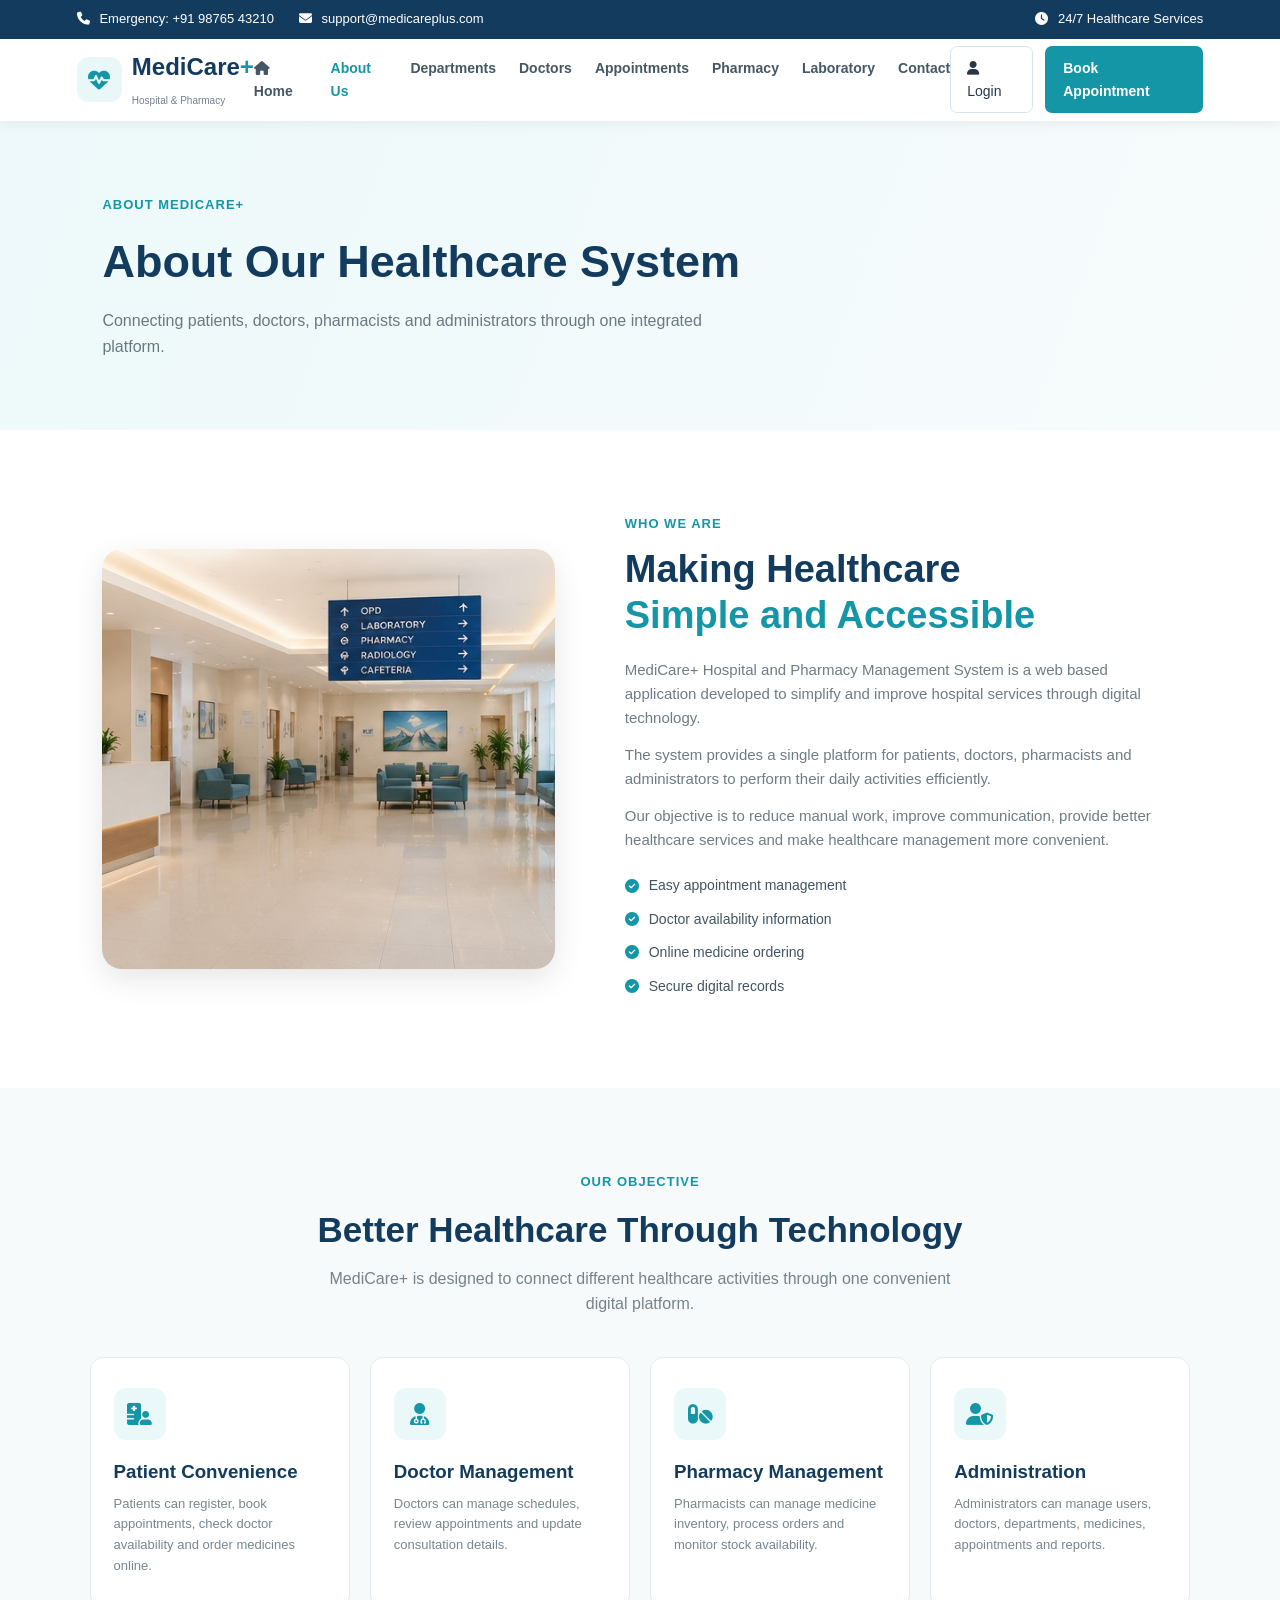
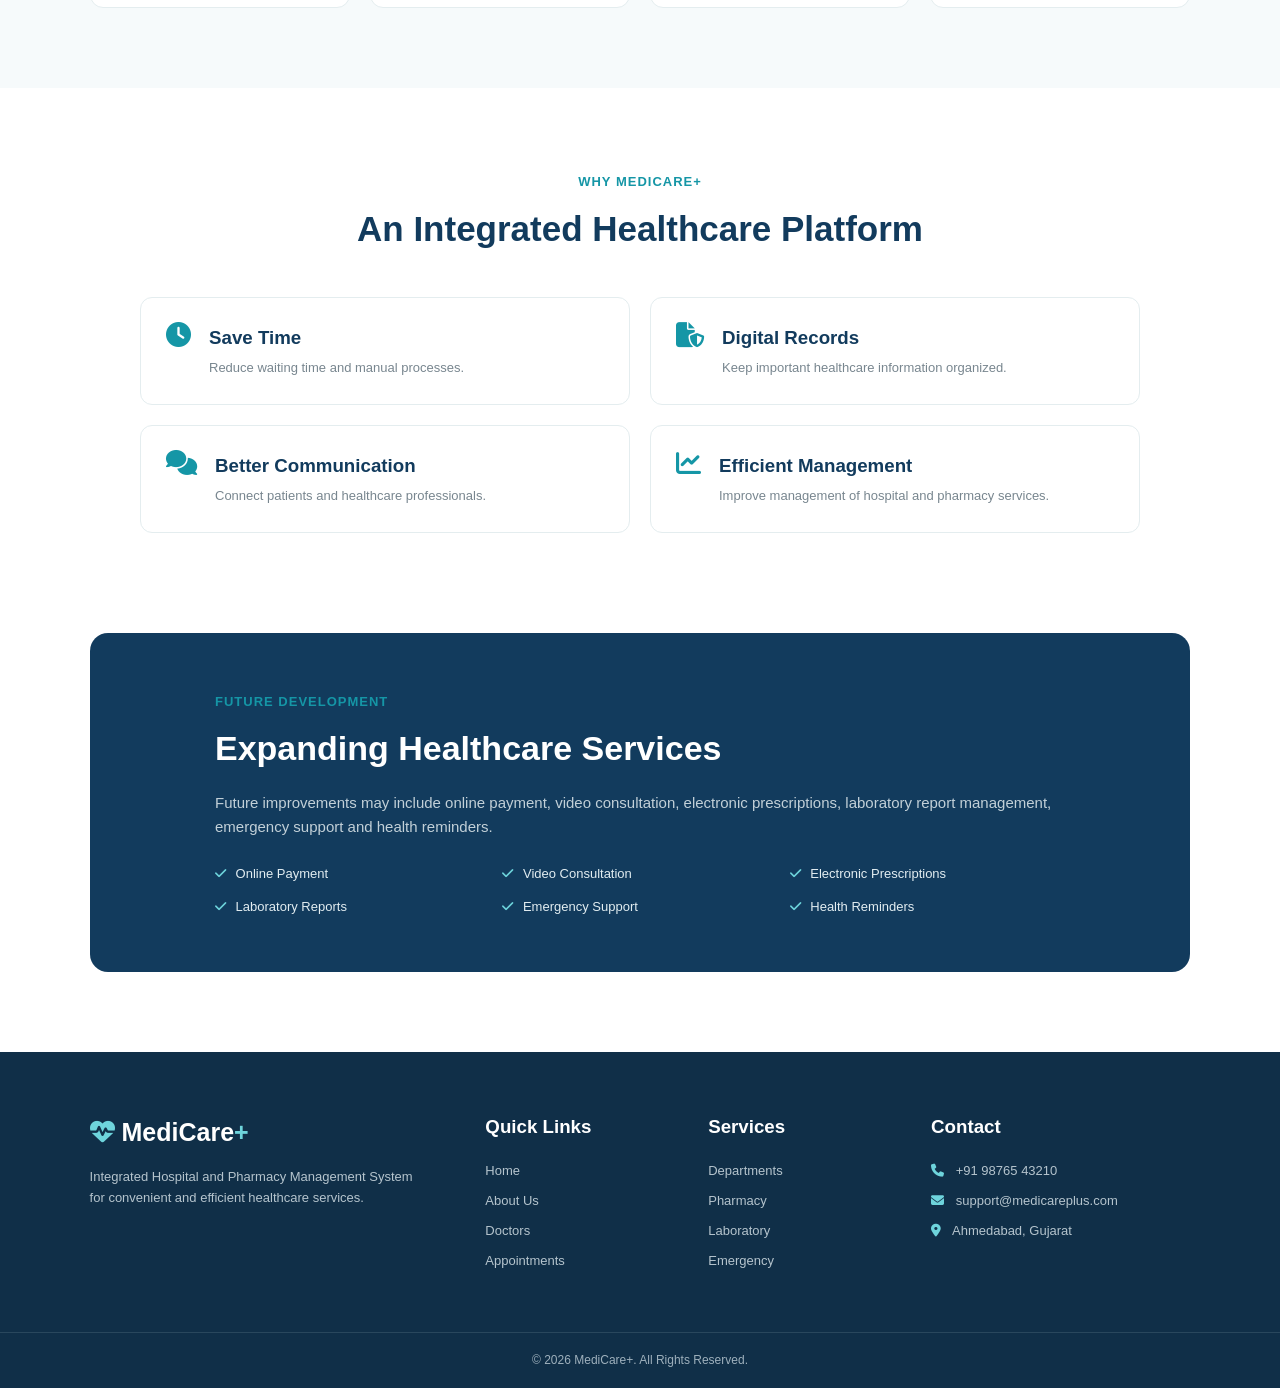
<file: MediCare+/about.html>
<!DOCTYPE html>
<html lang="en">

<head>

    <meta charset="UTF-8">

    <meta name="viewport"
          content="width=device-width, initial-scale=1.0">

    <title>About Us | MediCare+</title>

    <!-- Same CSS used by Home Page -->
    <link rel="stylesheet" href="css/style.css">

    <!-- Font Awesome Icons -->
    <link rel="stylesheet"
          href="https://cdnjs.cloudflare.com/ajax/libs/font-awesome/6.5.2/css/all.min.css">

</head>


<body>


<!-- ================= TOP BAR ================= -->

<div class="top-bar">

    <div class="top-left">

        <span>
            <i class="fa-solid fa-phone"></i>
            Emergency: +91 98765 43210
        </span>

        <span>
            <i class="fa-solid fa-envelope"></i>
            support@medicareplus.com
        </span>

    </div>


    <div class="top-right">

        <span>
            <i class="fa-solid fa-clock"></i>
            24/7 Healthcare Services
        </span>

    </div>

</div>



<!-- ================= NAVIGATION ================= -->

<header class="navbar">


    <!-- LOGO -->

    <div class="logo">

        <div class="logo-icon">

            <i class="fa-solid fa-heart-pulse"></i>

        </div>


        <div>

            <h2>
                MediCare<span>+</span>
            </h2>

            <small>
                Hospital & Pharmacy
            </small>

        </div>

    </div>



    <!-- NAVIGATION LINKS -->

    <nav id="navMenu">

        <a href="index.html">
            <i class="fa-solid fa-house"></i>
            Home
        </a>

        <a href="about.html" class="active">
            About Us
        </a>

        <a href="departments.html">
            Departments
        </a>

        <a href="doctors.html">
            Doctors
        </a>

        <a href="appointment.html">
            Appointments
        </a>

        <a href="pharmacy.html">
            Pharmacy
        </a>

         <a href="laboratory.html">
    Laboratory
</a>

       
        <a href="contact.html">
            Contact
        </a>

    </nav>



    <!-- NAVIGATION ACTIONS -->

    <div class="nav-actions">

        <a href="login.html"
           class="login-btn">

            <i class="fa-solid fa-user"></i>
            Login

        </a>


        <a href="appointment.html"
           class="appointment-btn">

            Book Appointment

        </a>

    </div>



    <!-- MOBILE MENU -->

    <button class="menu-btn" id="menuBtn">

        <i class="fa-solid fa-bars"></i>

    </button>


</header>



<!-- ================= PAGE HERO ================= -->

<section class="page-hero">

    <div>

        <span class="section-tag">
            ABOUT MEDICARE+
        </span>

        <h1>
            About Our Healthcare System
        </h1>

        <p>
            Connecting patients, doctors, pharmacists and
            administrators through one integrated platform.
        </p>

    </div>

</section>



<!-- ================= ABOUT MAIN SECTION ================= -->

<section class="about-main">


    <!-- IMAGE -->

    <div class="about-main-image">

        <img src="images/about-hospital.jpg"
             alt="MediCare+ Hospital">

    </div>



    <!-- CONTENT -->

    <div class="about-main-content">

        <span class="section-tag">
            WHO WE ARE
        </span>


        <h2>
            Making Healthcare
            <span>Simple and Accessible</span>
        </h2>


        <p>

            MediCare+ Hospital and Pharmacy Management System
            is a web based application developed to simplify
            and improve hospital services through digital
            technology.

        </p>


        <p>

            The system provides a single platform for patients,
            doctors, pharmacists and administrators to perform
            their daily activities efficiently.

        </p>


        <p>

            Our objective is to reduce manual work, improve
            communication, provide better healthcare services
            and make healthcare management more convenient.

        </p>


        <div class="about-check-list">

            <div>

                <i class="fa-solid fa-circle-check"></i>

                <span>
                    Easy appointment management
                </span>

            </div>


            <div>

                <i class="fa-solid fa-circle-check"></i>

                <span>
                    Doctor availability information
                </span>

            </div>


            <div>

                <i class="fa-solid fa-circle-check"></i>

                <span>
                    Online medicine ordering
                </span>

            </div>


            <div>

                <i class="fa-solid fa-circle-check"></i>

                <span>
                    Secure digital records
                </span>

            </div>

        </div>

    </div>

</section>



<!-- ================= OUR OBJECTIVE ================= -->

<section class="objective-section">


    <div class="section-heading">

        <span class="section-tag">
            OUR OBJECTIVE
        </span>

        <h2>
            Better Healthcare Through Technology
        </h2>

        <p>

            MediCare+ is designed to connect different
            healthcare activities through one convenient
            digital platform.

        </p>

    </div>



    <div class="objective-grid">


        <!-- PATIENT -->

        <div class="objective-card">

            <div class="objective-icon">

                <i class="fa-solid fa-hospital-user"></i>

            </div>

            <h3>
                Patient Convenience
            </h3>

            <p>

                Patients can register, book appointments,
                check doctor availability and order medicines
                online.

            </p>

        </div>



        <!-- DOCTOR -->

        <div class="objective-card">

            <div class="objective-icon">

                <i class="fa-solid fa-user-doctor"></i>

            </div>

            <h3>
                Doctor Management
            </h3>

            <p>

                Doctors can manage schedules, review
                appointments and update consultation details.

            </p>

        </div>



        <!-- PHARMACY -->

        <div class="objective-card">

            <div class="objective-icon">

                <i class="fa-solid fa-pills"></i>

            </div>

            <h3>
                Pharmacy Management
            </h3>

            <p>

                Pharmacists can manage medicine inventory,
                process orders and monitor stock availability.

            </p>

        </div>



        <!-- ADMIN -->

        <div class="objective-card">

            <div class="objective-icon">

                <i class="fa-solid fa-user-shield"></i>

            </div>

            <h3>
                Administration
            </h3>

            <p>

                Administrators can manage users, doctors,
                departments, medicines, appointments and reports.

            </p>

        </div>


    </div>

</section>



<!-- ================= FEATURES ================= -->

<section class="about-features">


    <div class="section-heading">

        <span class="section-tag">
            WHY MEDICARE+
        </span>

        <h2>
            An Integrated Healthcare Platform
        </h2>

    </div>



    <div class="feature-grid">


        <div class="feature-item">

            <i class="fa-solid fa-clock"></i>

            <div>

                <h3>
                    Save Time
                </h3>

                <p>
                    Reduce waiting time and manual processes.
                </p>

            </div>

        </div>



        <div class="feature-item">

            <i class="fa-solid fa-file-shield"></i>

            <div>

                <h3>
                    Digital Records
                </h3>

                <p>
                    Keep important healthcare information organized.
                </p>

            </div>

        </div>



        <div class="feature-item">

            <i class="fa-solid fa-comments"></i>

            <div>

                <h3>
                    Better Communication
                </h3>

                <p>
                    Connect patients and healthcare professionals.
                </p>

            </div>

        </div>



        <div class="feature-item">

            <i class="fa-solid fa-chart-line"></i>

            <div>

                <h3>
                    Efficient Management
                </h3>

                <p>
                    Improve management of hospital and pharmacy services.
                </p>

            </div>

        </div>


    </div>

</section>



<!-- ================= FUTURE IMPROVEMENTS ================= -->

<section class="future-section">


    <div class="future-content">

        <span class="section-tag">
            FUTURE DEVELOPMENT
        </span>


        <h2>
            Expanding Healthcare Services
        </h2>


        <p>

            Future improvements may include online payment,
            video consultation, electronic prescriptions,
            laboratory report management, emergency support
            and health reminders.

        </p>


        <div class="future-list">

            <span>
                <i class="fa-solid fa-check"></i>
                Online Payment
            </span>

            <span>
                <i class="fa-solid fa-check"></i>
                Video Consultation
            </span>

            <span>
                <i class="fa-solid fa-check"></i>
                Electronic Prescriptions
            </span>

            <span>
                <i class="fa-solid fa-check"></i>
                Laboratory Reports
            </span>

            <span>
                <i class="fa-solid fa-check"></i>
                Emergency Support
            </span>

            <span>
                <i class="fa-solid fa-check"></i>
                Health Reminders
            </span>

        </div>

    </div>

</section>



<!-- ================= FOOTER ================= -->

<footer>


    <div class="footer-content">


        <div class="footer-brand">

            <h2>

                <i class="fa-solid fa-heart-pulse"></i>

                MediCare<span>+</span>

            </h2>


            <p>

                Integrated Hospital and Pharmacy Management
                System for convenient and efficient healthcare
                services.

            </p>

        </div>



        <div class="footer-links">

            <h3>
                Quick Links
            </h3>

            <a href="index.html">
                Home
            </a>

            <a href="about.html">
                About Us
            </a>

            <a href="doctors.html">
                Doctors
            </a>

            <a href="appointment.html">
                Appointments
            </a>

        </div>



        <div class="footer-links">

            <h3>
                Services
            </h3>

            <a href="departments.html">
                Departments
            </a>

            <a href="pharmacy.html">
                Pharmacy
            </a>

            <a href="laboratory.html">
                Laboratory
            </a>

            <a href="emergency.html">
                Emergency
            </a>

        </div>



        <div class="footer-contact">

            <h3>
                Contact
            </h3>

            <p>

                <i class="fa-solid fa-phone"></i>

                +91 98765 43210

            </p>


            <p>

                <i class="fa-solid fa-envelope"></i>

                support@medicareplus.com

            </p>


            <p>

                <i class="fa-solid fa-location-dot"></i>

                Ahmedabad, Gujarat

            </p>

        </div>


    </div>



    <div class="copyright">

        © 2026 MediCare+. All Rights Reserved.

    </div>


</footer>



<!-- JAVASCRIPT -->

<script src="js/script.js"></script>


</body>

</html>
</file>
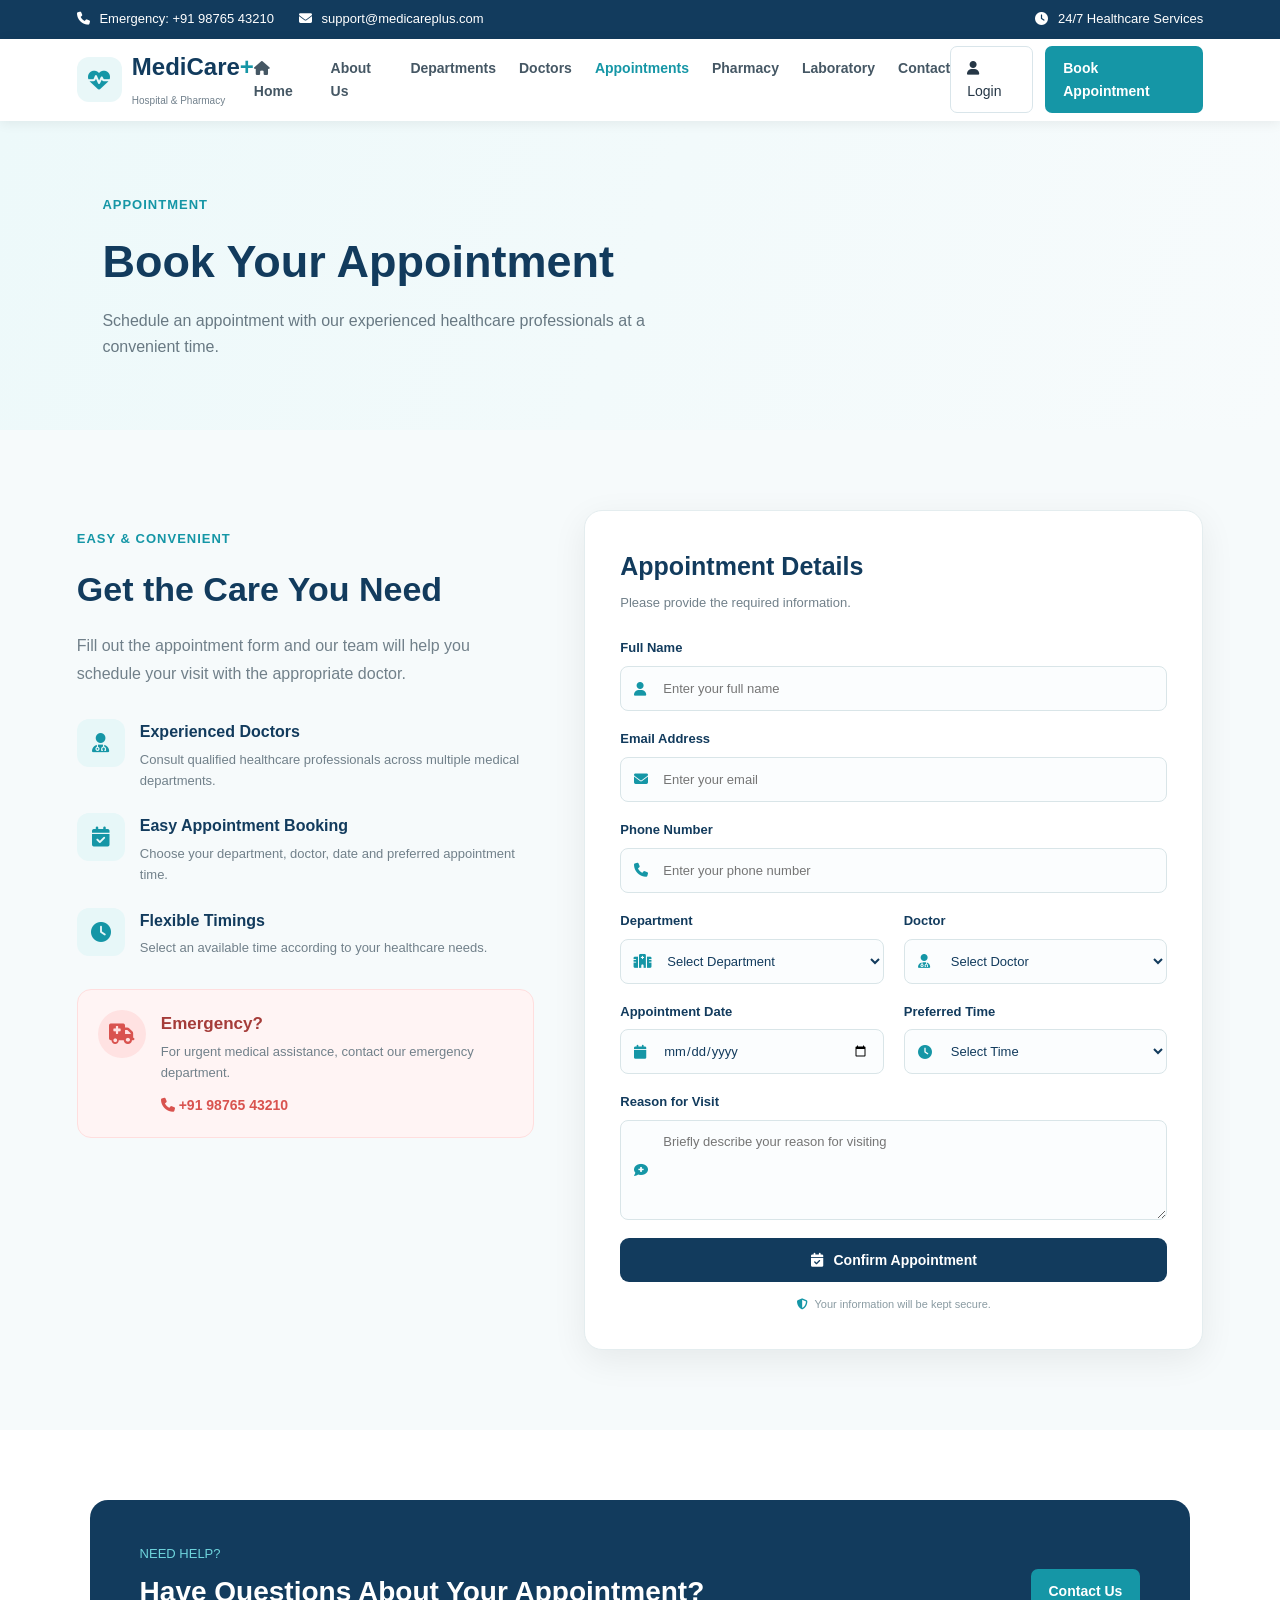
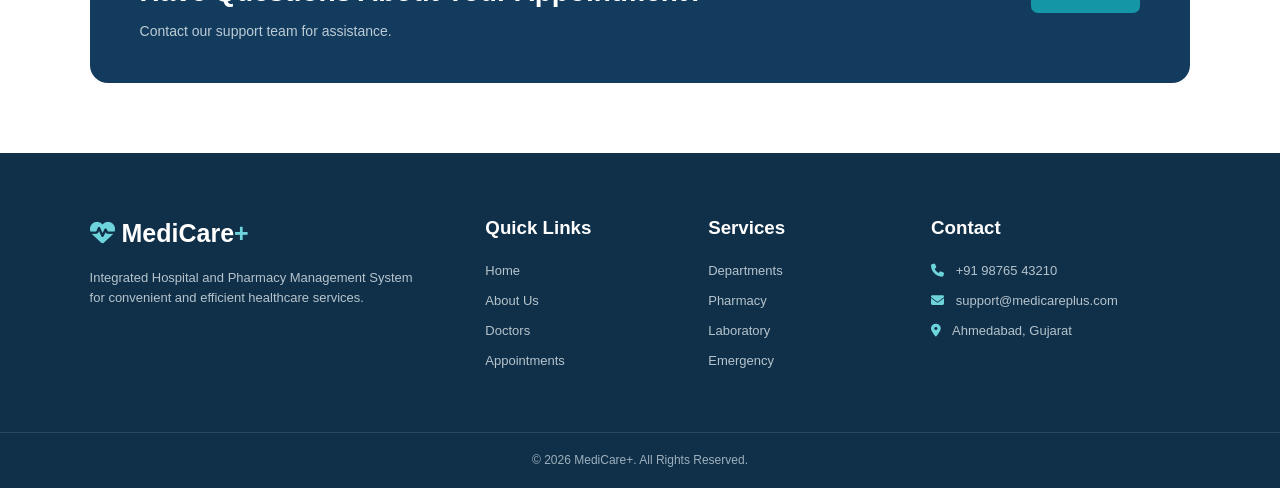
<file: MediCare+/appointment.html>
<!DOCTYPE html>
<html lang="en">

<head>
    <meta charset="UTF-8">
    <meta name="viewport" content="width=device-width, initial-scale=1.0">

    <title>Book Appointment | MediCare+</title>

    <link rel="stylesheet" href="css/style.css">

    <link rel="stylesheet"
          href="https://cdnjs.cloudflare.com/ajax/libs/font-awesome/6.5.2/css/all.min.css">
</head>

<body>

<!-- ================= TOP BAR ================= -->

<div class="top-bar">

    <div class="top-left">

        <span>
            <i class="fa-solid fa-phone"></i>
            Emergency: +91 98765 43210
        </span>

        <span>
            <i class="fa-solid fa-envelope"></i>
            support@medicareplus.com
        </span>

    </div>

    <div class="top-right">

        <span>
            <i class="fa-solid fa-clock"></i>
            24/7 Healthcare Services
        </span>

    </div>

</div>


<!-- ================= NAVIGATION ================= -->

<header class="navbar">

    <div class="logo">

        <div class="logo-icon">
            <i class="fa-solid fa-heart-pulse"></i>
        </div>

        <div>
            <h2>MediCare<span>+</span></h2>
            <small>Hospital & Pharmacy</small>
        </div>

    </div>


    <nav id="navMenu">

        <a href="index.html">
            <i class="fa-solid fa-house"></i>
            Home
        </a>

        <a href="about.html">
            About Us
        </a>

        <a href="departments.html">
            Departments
        </a>

        <a href="doctors.html">
            Doctors
        </a>

        <a href="appointment.html" class="active">
            Appointments
        </a>

        <a href="pharmacy.html">
            Pharmacy
        </a>

        <a href="laboratory.html">
            Laboratory
        </a>


        <a href="contact.html">
            Contact
        </a>

    </nav>


    <div class="nav-actions">

        <a href="login.html" class="login-btn">
            <i class="fa-solid fa-user"></i>
            Login
        </a>

        <a href="appointment.html" class="appointment-btn">
            Book Appointment
        </a>

    </div>


    <button class="menu-btn" id="menuBtn">
        <i class="fa-solid fa-bars"></i>
    </button>

</header>


<!-- ================= PAGE HERO ================= -->

<section class="page-hero appointment-hero">

    <div>

        <span class="section-tag">
            APPOINTMENT
        </span>

        <h1>
            Book Your Appointment
        </h1>

        <p>
            Schedule an appointment with our experienced
            healthcare professionals at a convenient time.
        </p>

    </div>

</section>


<!-- ================= APPOINTMENT SECTION ================= -->

<section class="appointment-page">

    <div class="appointment-container">


        <!-- ================= LEFT INFORMATION ================= -->

        <div class="appointment-info">

            <span class="section-tag">
                EASY & CONVENIENT
            </span>

            <h2>
                Get the Care You Need
            </h2>

            <p>
                Fill out the appointment form and our team
                will help you schedule your visit with the
                appropriate doctor.
            </p>


            <div class="appointment-info-box">

                <div class="info-icon">
                    <i class="fa-solid fa-user-doctor"></i>
                </div>

                <div>
                    <h3>
                        Experienced Doctors
                    </h3>

                    <p>
                        Consult qualified healthcare
                        professionals across multiple
                        medical departments.
                    </p>
                </div>

            </div>


            <div class="appointment-info-box">

                <div class="info-icon">
                    <i class="fa-solid fa-calendar-check"></i>
                </div>

                <div>
                    <h3>
                        Easy Appointment Booking
                    </h3>

                    <p>
                        Choose your department, doctor,
                        date and preferred appointment time.
                    </p>
                </div>

            </div>


            <div class="appointment-info-box">

                <div class="info-icon">
                    <i class="fa-solid fa-clock"></i>
                </div>

                <div>
                    <h3>
                        Flexible Timings
                    </h3>

                    <p>
                        Select an available time according
                        to your healthcare needs.
                    </p>
                </div>

            </div>


            <!-- EMERGENCY -->

            <div class="emergency-box">

                <div class="emergency-icon">
                    <i class="fa-solid fa-truck-medical"></i>
                </div>

                <div>

                    <h3>
                        Emergency?
                    </h3>

                    <p>
                        For urgent medical assistance,
                        contact our emergency department.
                    </p>

                    <a href="tel:+919876543210">
                        <i class="fa-solid fa-phone"></i>
                        +91 98765 43210
                    </a>

                </div>

            </div>

        </div>


        <!-- ================= FORM CONTAINER ================= -->

        <div class="appointment-form-container">

            <div class="form-heading">

                <h2>
                    Appointment Details
                </h2>

                <p>
                    Please provide the required information.
                </p>

            </div>


            <!-- IMPORTANT:
                 Form starts here and closes at the bottom.
                 PHP backend can be connected later.
            -->

           
<form id="appointmentForm" action="appointment.php" method="POST">



                <!-- FULL NAME -->

                <div class="form-group">

                    <label for="patientName">
                        Full Name
                    </label>

                    <div class="input-box">

                        <i class="fa-solid fa-user"></i>

                        <input
                            type="text"
                            id="patientName"
                            name="patientName"
                            placeholder="Enter your full name"
                            required
                        >

                    </div>

                </div>


                <!-- EMAIL -->

                <div class="form-group">

                    <label for="email">
                        Email Address
                    </label>

                    <div class="input-box">

                        <i class="fa-solid fa-envelope"></i>

                        <input
                            type="email"
                            id="email"
                            name="email"
                            placeholder="Enter your email"
                            required
                        >

                    </div>

                </div>


                <!-- PHONE -->

                <div class="form-group">

                    <label for="phone">
                        Phone Number
                    </label>

                    <div class="input-box">

                        <i class="fa-solid fa-phone"></i>

                        <input
                            type="tel"
                            id="phone"
                            name="phone"
                            placeholder="Enter your phone number"
                            required
                        >

                    </div>

                </div>


                <!-- DEPARTMENT + DOCTOR -->

                <div class="form-row">


                    <!-- DEPARTMENT -->

                    <div class="form-group">

                        <label for="department">
                            Department
                        </label>

                        <div class="input-box">

                            <i class="fa-solid fa-hospital"></i>

                            <select
                                id="department"
                                name="department"
                                required
                            >

                                <option value="">
                                    Select Department
                                </option>

                                <option value="cardiology">
                                    Cardiology
                                </option>

                                <option value="neurology">
                                    Neurology
                                </option>

                                <option value="orthopaedics">
                                    Orthopaedics
                                </option>

                                <option value="paediatrics">
                                    Paediatrics
                                </option>

                                <option value="general-medicine">
                                    General Medicine
                                </option>

                                <option value="ophthalmology">
                                    Ophthalmology
                                </option>

                                <option value="dermatology">
                                    Dermatology
                                </option>

                                <option value="gynaecology">
                                    Gynaecology
                                </option>

                                <option value="ent">
                                    ENT
                                </option>

                                <option value="emergency">
                                    Emergency Care
                                </option>

                            </select>

                        </div>

                    </div>


                    <!-- DOCTOR -->

                    <div class="form-group">

                        <label for="doctor">
                            Doctor
                        </label>

                        <div class="input-box">

                            <i class="fa-solid fa-user-doctor"></i>

                            <select
                                id="doctor"
                                name="doctor"
                                required
                            >

                                <option value="">
                                    Select Doctor
                                </option>

                            </select>

                        </div>

                    </div>

                </div>


                <!-- DATE + TIME -->

                <div class="form-row">


                    <!-- DATE -->

                    <div class="form-group">

                        <label for="appointmentDate">
                            Appointment Date
                        </label>

                        <div class="input-box">

                            <i class="fa-solid fa-calendar"></i>

                            <input
                                type="date"
                                id="appointmentDate"
                                name="appointmentDate"
                                required
                            >

                        </div>

                    </div>


                    <!-- TIME -->

                    <div class="form-group">

                        <label for="appointmentTime">
                            Preferred Time
                        </label>

                        <div class="input-box">

                            <i class="fa-solid fa-clock"></i>

                            <select
                                id="appointmentTime"
                                name="appointmentTime"
                                required
                            >

                                <option value="">
                                    Select Time
                                </option>

                                <option value="09:00 AM">
                                    09:00 AM
                                </option>

                                <option value="10:00 AM">
                                    10:00 AM
                                </option>

                                <option value="11:00 AM">
                                    11:00 AM
                                </option>

                                <option value="12:00 PM">
                                    12:00 PM
                                </option>

                                <option value="02:00 PM">
                                    02:00 PM
                                </option>

                                <option value="03:00 PM">
                                    03:00 PM
                                </option>

                                <option value="04:00 PM">
                                    04:00 PM
                                </option>

                                <option value="05:00 PM">
                                    05:00 PM
                                </option>

                                <option value="06:00 PM">
                                    06:00 PM
                                </option>

                            </select>

                        </div>

                    </div>

                </div>


                <!-- REASON -->

                <div class="form-group">

                    <label for="reason">
                        Reason for Visit
                    </label>

                    <div class="input-box textarea-box">

                        <i class="fa-solid fa-comment-medical"></i>

                        <textarea
                            id="reason"
                            name="reason"
                            rows="4"
                            placeholder="Briefly describe your reason for visiting"
                        ></textarea>

                    </div>

                </div>


                <!-- SUBMIT BUTTON -->

                <button
                    type="submit"
                    class="submit-appointment"
                >

                    <i class="fa-solid fa-calendar-check"></i>

                    Confirm Appointment

                </button>


                <!-- NOTE -->

                <p class="form-note">

                    <i class="fa-solid fa-shield-halved"></i>

                    Your information will be kept secure.

                </p>


            </form>


            <!-- ================= SUCCESS MESSAGE ================= -->

            <div
                id="appointmentSuccess"
                class="appointment-success"
                style="display: none;"
            >

                <div class="success-icon">

                    <i class="fa-solid fa-check"></i>

                </div>

                <h3>
                    Appointment Request Submitted!
                </h3>

                <p>
                    Thank you for choosing MediCare+.
                    Your appointment request has been received.
                    Our team will contact you to confirm your appointment.
                </p>

                <a href="doctors.html">
                    View Our Doctors
                </a>

            </div>

        </div>

    </div>

</section>


<!-- ================= CTA ================= -->

<section class="cta">

    <div>

        <span>
            NEED HELP?
        </span>

        <h2>
            Have Questions About Your Appointment?
        </h2>

        <p>
            Contact our support team for assistance.
        </p>

    </div>

    <a href="contact.html" class="appointment-btn">
        Contact Us
    </a>

</section>


<!-- ================= FOOTER ================= -->

<footer>

    <div class="footer-content">


        <div class="footer-brand">

            <h2>

                <i class="fa-solid fa-heart-pulse"></i>

                MediCare<span>+</span>

            </h2>

            <p>
                Integrated Hospital and Pharmacy Management
                System for convenient and efficient healthcare
                services.
            </p>

        </div>


        <div class="footer-links">

            <h3>
                Quick Links
            </h3>

            <a href="index.html">
                Home
            </a>

            <a href="about.html">
                About Us
            </a>

            <a href="doctors.html">
                Doctors
            </a>

            <a href="appointment.html">
                Appointments
            </a>

        </div>


        <div class="footer-links">

            <h3>
                Services
            </h3>

            <a href="departments.html">
                Departments
            </a>

            <a href="pharmacy.html">
                Pharmacy
            </a>

            <a href="laboratory.html">
                Laboratory
            </a>

            <a href="emergency.html">
                Emergency
            </a>

        </div>


        <div class="footer-contact">

            <h3>
                Contact
            </h3>

            <p>
                <i class="fa-solid fa-phone"></i>
                +91 98765 43210
            </p>

            <p>
                <i class="fa-solid fa-envelope"></i>
                support@medicareplus.com
            </p>

            <p>
                <i class="fa-solid fa-location-dot"></i>
                Ahmedabad, Gujarat
            </p>

        </div>

    </div>


    <div class="copyright">

        © 2026 MediCare+. All Rights Reserved.

    </div>

</footer>


<!-- ================= MAIN JAVASCRIPT ================= -->

<script src="js/script.js"></script>


<!-- ================= APPOINTMENT JAVASCRIPT ================= -->

<script>

document.addEventListener("DOMContentLoaded", function () {

    const appointmentForm =
        document.getElementById("appointmentForm");

    const appointmentSuccess =
        document.getElementById("appointmentSuccess");

    const dateInput =
        document.getElementById("appointmentDate");


    /* =========================
       PREVENT PAST DATES
       ========================= */

    if (dateInput) {

        const today =
            new Date().toISOString().split("T")[0];

        dateInput.setAttribute("min", today);

    }


    /* =========================
       APPOINTMENT SUBMISSION
       ========================= */

    
});

</script>


</body>

</html>
</file>
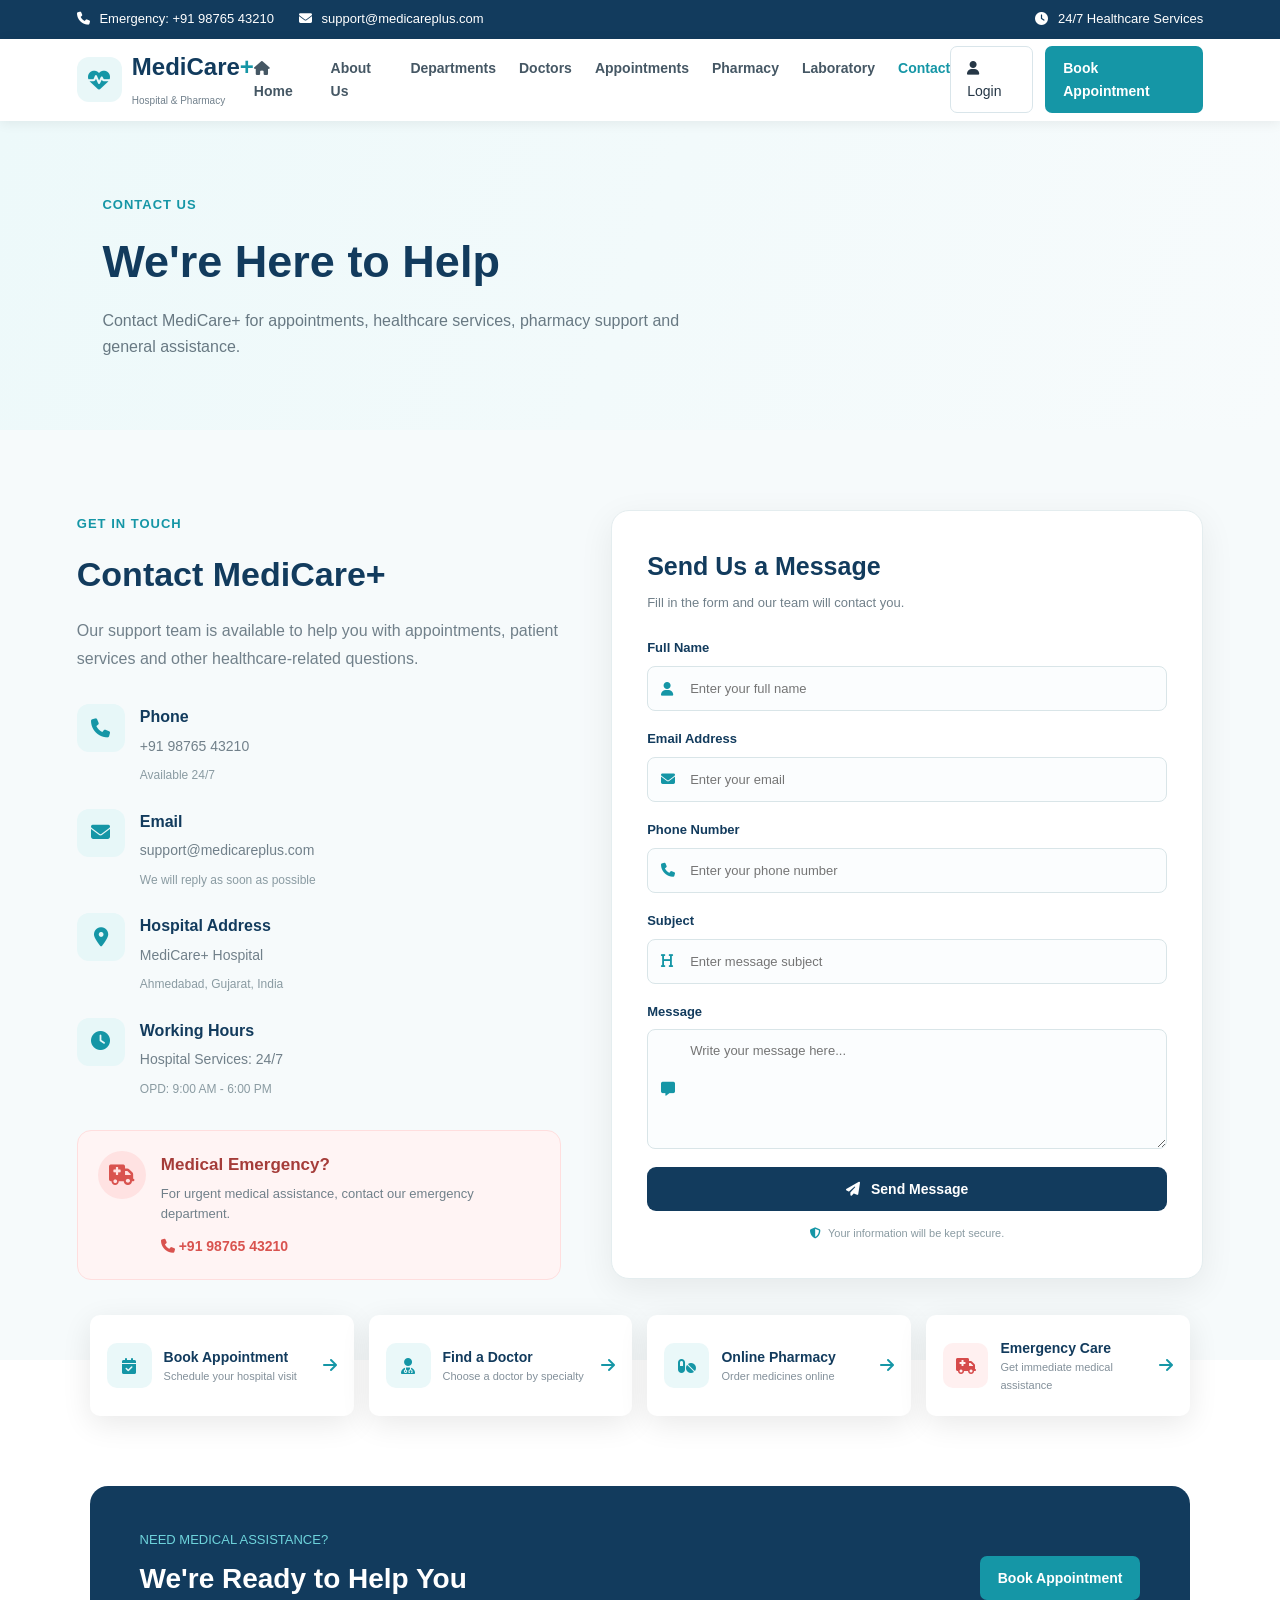
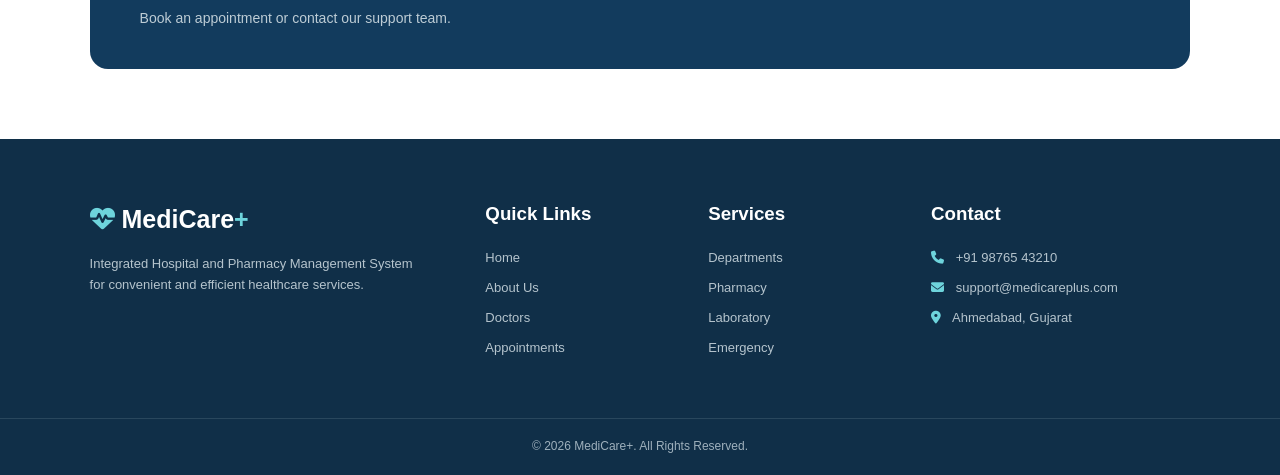
<file: MediCare+/contact.html>
<!DOCTYPE html>
<html lang="en">
<head>
    <meta charset="UTF-8">
    <meta name="viewport" content="width=device-width, initial-scale=1.0">
    <title>Contact Us | MediCare+</title>

    <link rel="stylesheet" href="css/style.css">
    <link rel="stylesheet"
          href="https://cdnjs.cloudflare.com/ajax/libs/font-awesome/6.5.2/css/all.min.css">
</head>

<body>

<!-- TOP BAR -->
<div class="top-bar">
    <div class="top-left">
        <span>
            <i class="fa-solid fa-phone"></i>
            Emergency: +91 98765 43210
        </span>
        <span>
            <i class="fa-solid fa-envelope"></i>
            support@medicareplus.com
        </span>
    </div>

    <div class="top-right">
        <span>
            <i class="fa-solid fa-clock"></i>
            24/7 Healthcare Services
        </span>
    </div>
</div>

<!-- NAVIGATION -->
<header class="navbar">
    <div class="logo">
        <div class="logo-icon">
            <i class="fa-solid fa-heart-pulse"></i>
        </div>
        <div>
            <h2>MediCare<span>+</span></h2>
            <small>Hospital & Pharmacy</small>
        </div>
    </div>

    <nav id="navMenu">
        <a href="index.html">
            <i class="fa-solid fa-house"></i> Home
        </a>
        <a href="about.html">About Us</a>
        <a href="departments.html">Departments</a>
        <a href="doctors.html">Doctors</a>
        <a href="appointment.html">Appointments</a>
        <a href="pharmacy.html">Pharmacy</a>
        <a href="laboratory.html">Laboratory</a>
        <a href="contact.html" class="active">Contact</a>
    </nav>

    <div class="nav-actions">
        <a href="login.html" class="login-btn">
            <i class="fa-solid fa-user"></i> Login
        </a>
        <a href="appointment.html" class="appointment-btn">
            Book Appointment
        </a>
    </div>

    <button class="menu-btn" id="menuBtn" type="button">
        <i class="fa-solid fa-bars"></i>
    </button>
</header>

<!-- PAGE HERO -->
<section class="page-hero">
    <div>
        <span class="section-tag">CONTACT US</span>
        <h1>We're Here to Help</h1>
        <p>
            Contact MediCare+ for appointments, healthcare
            services, pharmacy support and general assistance.
        </p>
    </div>
</section>

<!-- CONTACT SECTION -->
<section class="contact-page">
    <div class="contact-container">

        <!-- CONTACT INFORMATION -->
        <div class="contact-info">
            <span class="section-tag">GET IN TOUCH</span>
            <h2>Contact MediCare+</h2>
            <p>
                Our support team is available to help you with
                appointments, patient services and other
                healthcare-related questions.
            </p>

            <div class="contact-info-box">
                <div class="contact-icon">
                    <i class="fa-solid fa-phone"></i>
                </div>
                <div>
                    <h3>Phone</h3>
                    <p>+91 98765 43210</p>
                    <span>Available 24/7</span>
                </div>
            </div>

            <div class="contact-info-box">
                <div class="contact-icon">
                    <i class="fa-solid fa-envelope"></i>
                </div>
                <div>
                    <h3>Email</h3>
                    <p>support@medicareplus.com</p>
                    <span>We will reply as soon as possible</span>
                </div>
            </div>

            <div class="contact-info-box">
                <div class="contact-icon">
                    <i class="fa-solid fa-location-dot"></i>
                </div>
                <div>
                    <h3>Hospital Address</h3>
                    <p>MediCare+ Hospital</p>
                    <span>Ahmedabad, Gujarat, India</span>
                </div>
            </div>

            <div class="contact-info-box">
                <div class="contact-icon">
                    <i class="fa-solid fa-clock"></i>
                </div>
                <div>
                    <h3>Working Hours</h3>
                    <p>Hospital Services: 24/7</p>
                    <span>OPD: 9:00 AM - 6:00 PM</span>
                </div>
            </div>

            <div class="emergency-box">
                <div class="emergency-icon">
                    <i class="fa-solid fa-truck-medical"></i>
                </div>
                <div>
                    <h3>Medical Emergency?</h3>
                    <p>
                        For urgent medical assistance,
                        contact our emergency department.
                    </p>
                    <a href="tel:+919876543210">
                        <i class="fa-solid fa-phone"></i>
                        +91 98765 43210
                    </a>
                </div>
            </div>
        </div>

        <!-- CONTACT FORM -->
        <div class="contact-form-container">
            <div class="form-heading">
                <h2>Send Us a Message</h2>
                <p>Fill in the form and our team will contact you.</p>
            </div>

            <form id="contactForm"
                  action="save_contact.php"
                  method="POST">

                <!-- NAME -->
                <div class="form-group">
                    <label for="contactName">Full Name</label>
                    <div class="input-box">
                        <i class="fa-solid fa-user"></i>
                        <input
                            type="text"
                            id="contactName"
                            name="name"
                            placeholder="Enter your full name"
                            required
                        >
                    </div>
                </div>

                <!-- EMAIL -->
                <div class="form-group">
                    <label for="contactEmail">Email Address</label>
                    <div class="input-box">
                        <i class="fa-solid fa-envelope"></i>
                        <input
                            type="email"
                            id="contactEmail"
                            name="email"
                            placeholder="Enter your email"
                            required
                        >
                    </div>
                </div>

                <!-- PHONE -->
                <div class="form-group">
                    <label for="contactPhone">Phone Number</label>
                    <div class="input-box">
                        <i class="fa-solid fa-phone"></i>
                        <input
                            type="tel"
                            id="contactPhone"
                            name="phone"
                            placeholder="Enter your phone number"
                            maxlength="10"
                            pattern="[0-9]{10}"
                            title="Enter a 10-digit phone number"
                            required
                        >
                    </div>
                </div>

                <!-- SUBJECT -->
                <div class="form-group">
                    <label for="contactSubject">Subject</label>
                    <div class="input-box">
                        <i class="fa-solid fa-heading"></i>
                        <input
                            type="text"
                            id="contactSubject"
                            name="subject"
                            placeholder="Enter message subject"
                            required
                        >
                    </div>
                </div>

                <!-- MESSAGE -->
                <div class="form-group">
                    <label for="contactMessage">Message</label>
                    <div class="input-box">
                        <i class="fa-solid fa-message"></i>
                        <textarea
                            id="contactMessage"
                            name="message"
                            rows="5"
                            placeholder="Write your message here..."
                            required
                        ></textarea>
                    </div>
                </div>

                <!-- SUBMIT -->
                <button type="submit" class="submit-appointment">
                    <i class="fa-solid fa-paper-plane"></i>
                    Send Message
                </button>

                <p class="form-note">
                    <i class="fa-solid fa-shield-halved"></i>
                    Your information will be kept secure.
                </p>
            </form>

            <!-- SUCCESS MESSAGE -->
            <div id="contactSuccess" class="appointment-success">
                <div class="success-icon">
                    <i class="fa-solid fa-check"></i>
                </div>
                <h3>Message Sent Successfully!</h3>
                <p>
                    Thank you for contacting MediCare+.
                    Our support team will contact you soon.
                </p>
                <a href="index.html">Back to Home</a>
            </div>
        </div>

    </div>
</section>

<!-- QUICK CONTACT SERVICES -->
<section class="quick-services">

    <div class="service-card">
        <div class="service-icon">
            <i class="fa-solid fa-calendar-check"></i>
        </div>
        <div>
            <h3>Book Appointment</h3>
            <p>Schedule your hospital visit</p>
        </div>
        <a href="appointment.html">
            <i class="fa-solid fa-arrow-right"></i>
        </a>
    </div>

    <div class="service-card">
        <div class="service-icon">
            <i class="fa-solid fa-user-doctor"></i>
        </div>
        <div>
            <h3>Find a Doctor</h3>
            <p>Choose a doctor by specialty</p>
        </div>
        <a href="doctors.html">
            <i class="fa-solid fa-arrow-right"></i>
        </a>
    </div>

    <div class="service-card">
        <div class="service-icon">
            <i class="fa-solid fa-pills"></i>
        </div>
        <div>
            <h3>Online Pharmacy</h3>
            <p>Order medicines online</p>
        </div>
        <a href="pharmacy.html">
            <i class="fa-solid fa-arrow-right"></i>
        </a>
    </div>

    <div class="service-card emergency">
        <div class="service-icon">
            <i class="fa-solid fa-truck-medical"></i>
        </div>
        <div>
            <h3>Emergency Care</h3>
            <p>Get immediate medical assistance</p>
        </div>
        <a href="emergency.html">
            <i class="fa-solid fa-arrow-right"></i>
        </a>
    </div>

</section>

<!-- CALL TO ACTION -->
<section class="cta">
    <div>
        <span>NEED MEDICAL ASSISTANCE?</span>
        <h2>We're Ready to Help You</h2>
        <p>Book an appointment or contact our support team.</p>
    </div>
    <a href="appointment.html" class="appointment-btn">
        Book Appointment
    </a>
</section>

<!-- FOOTER -->
<footer>
    <div class="footer-content">

        <div class="footer-brand">
            <h2>
                <i class="fa-solid fa-heart-pulse"></i>
                MediCare<span>+</span>
            </h2>
            <p>
                Integrated Hospital and Pharmacy Management
                System for convenient and efficient healthcare
                services.
            </p>
        </div>

        <div class="footer-links">
            <h3>Quick Links</h3>
            <a href="index.html">Home</a>
            <a href="about.html">About Us</a>
            <a href="doctors.html">Doctors</a>
            <a href="appointment.html">Appointments</a>
        </div>

        <div class="footer-links">
            <h3>Services</h3>
            <a href="departments.html">Departments</a>
            <a href="pharmacy.html">Pharmacy</a>
            <a href="laboratory.html">Laboratory</a>
            <a href="emergency.html">Emergency</a>
        </div>

        <div class="footer-contact">
            <h3>Contact</h3>
            <p>
                <i class="fa-solid fa-phone"></i>
                +91 98765 43210
            </p>
            <p>
                <i class="fa-solid fa-envelope"></i>
                support@medicareplus.com
            </p>
            <p>
                <i class="fa-solid fa-location-dot"></i>
                Ahmedabad, Gujarat
            </p>
        </div>

    </div>

    <div class="copyright">
        © 2026 MediCare+. All Rights Reserved.
    </div>
</footer>

<!-- JAVASCRIPT -->


<script src="js/script.js"></script>

<script>
document.addEventListener("DOMContentLoaded", function () {
    const params = new URLSearchParams(window.location.search);

    if (params.get("sent") === "1") {
        const form = document.getElementById("contactForm");
        const success = document.getElementById("contactSuccess");

        if (form && success) {
            form.style.display = "none";
            success.style.display = "block";
            success.scrollIntoView({ behavior: "smooth", block: "center" });
        }
    }
});
</script>
</body>
</html>
</file>
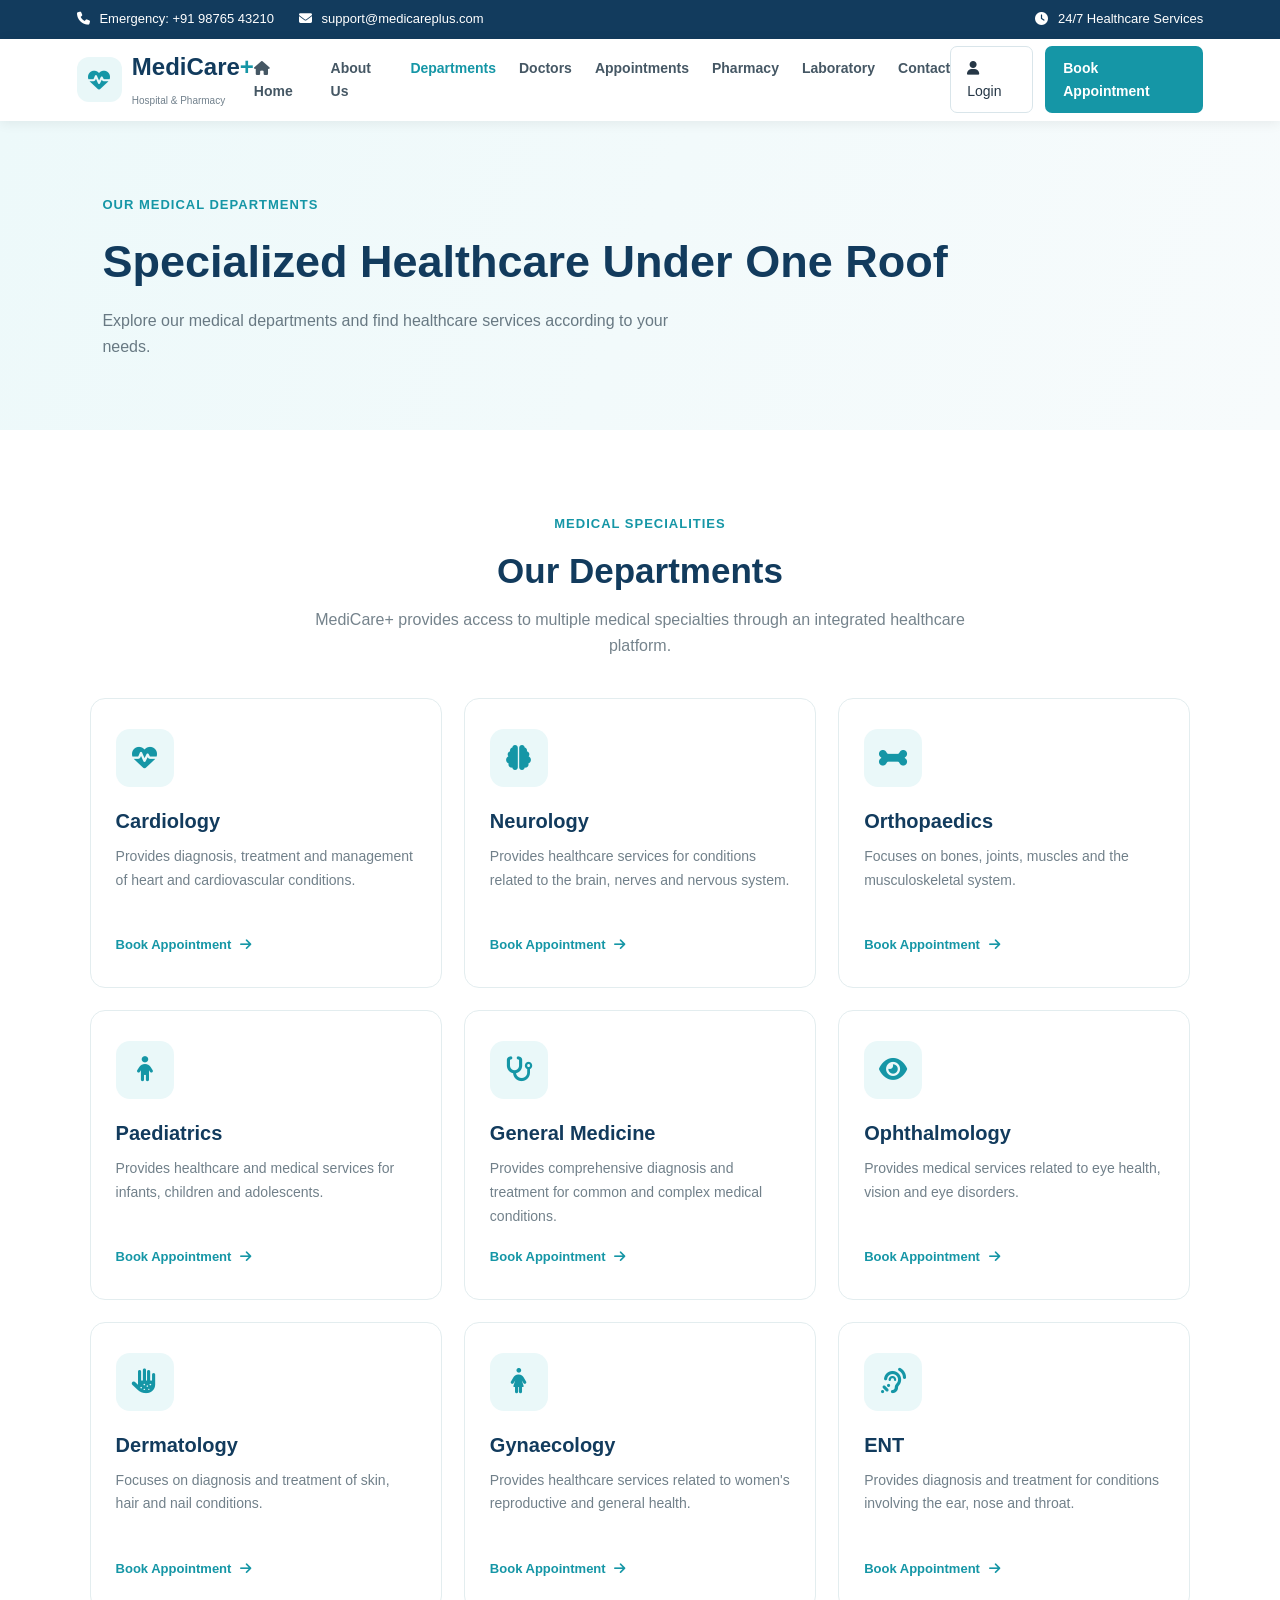
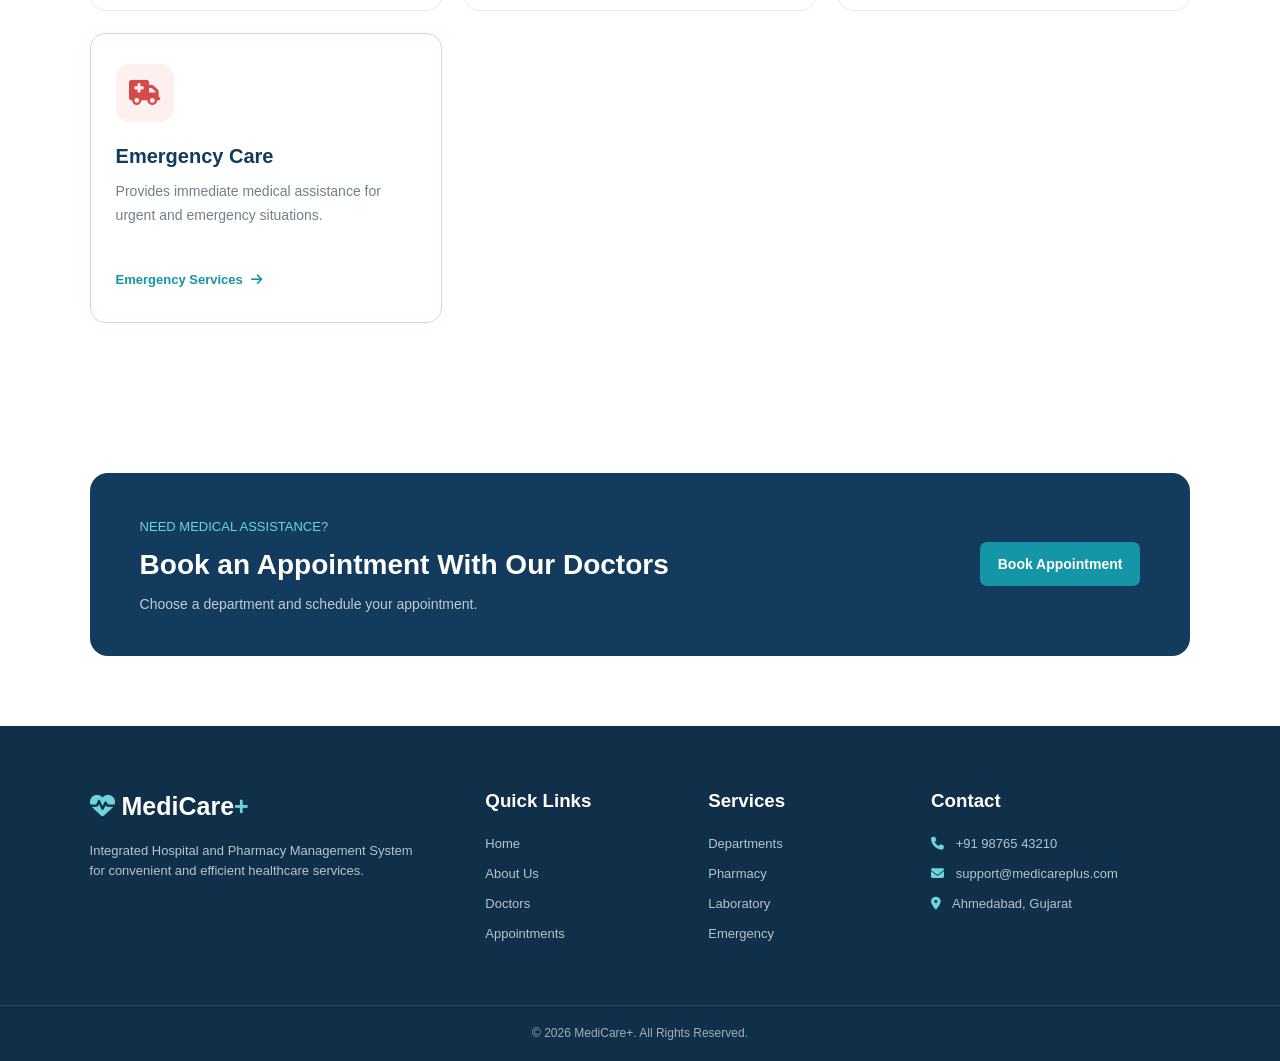
<file: MediCare+/departments.html>
<!DOCTYPE html>
<html lang="en">

<head>

    <meta charset="UTF-8">

    <meta name="viewport"
          content="width=device-width, initial-scale=1.0">

    <title>Departments | MediCare+</title>

    <!-- Main CSS -->
    <link rel="stylesheet" href="css/style.css">

    <!-- Font Awesome -->
    <link rel="stylesheet"
          href="https://cdnjs.cloudflare.com/ajax/libs/font-awesome/6.5.2/css/all.min.css">

</head>


<body>


<!-- ================= TOP BAR ================= -->

<div class="top-bar">

    <div class="top-left">

        <span>
            <i class="fa-solid fa-phone"></i>
            Emergency: +91 98765 43210
        </span>

        <span>
            <i class="fa-solid fa-envelope"></i>
            support@medicareplus.com
        </span>

    </div>


    <div class="top-right">

        <span>
            <i class="fa-solid fa-clock"></i>
            24/7 Healthcare Services
        </span>

    </div>

</div>



<!-- ================= NAVIGATION ================= -->

<header class="navbar">


    <!-- LOGO -->

    <div class="logo">

        <div class="logo-icon">

            <i class="fa-solid fa-heart-pulse"></i>

        </div>


        <div>

            <h2>
                MediCare<span>+</span>
            </h2>

            <small>
                Hospital & Pharmacy
            </small>

        </div>

    </div>



    <!-- NAVIGATION -->

    <nav id="navMenu">

        <a href="index.html">
            <i class="fa-solid fa-house"></i>
            Home
        </a>

        <a href="about.html">
            About Us
        </a>

        <a href="departments.html" class="active">
            Departments
        </a>

        <a href="doctors.html">
            Doctors
        </a>

        <a href="appointment.html">
            Appointments
        </a>

        <a href="pharmacy.html">
            Pharmacy
        </a>

 <a href="laboratory.html">
    Laboratory
</a>

       

        <a href="contact.html">
            Contact
        </a>

    </nav>



    <!-- NAVIGATION BUTTONS -->

    <div class="nav-actions">

        <a href="login.html"
           class="login-btn">

            <i class="fa-solid fa-user"></i>
            Login

        </a>


        <a href="appointment.html"
           class="appointment-btn">

            Book Appointment

        </a>

    </div>



    <!-- MOBILE MENU -->

    <button class="menu-btn" id="menuBtn">

        <i class="fa-solid fa-bars"></i>

    </button>


</header>



<!-- ================= PAGE HERO ================= -->

<section class="page-hero">

    <div>

        <span class="section-tag">
            OUR MEDICAL DEPARTMENTS
        </span>


        <h1>
            Specialized Healthcare
            Under One Roof
        </h1>


        <p>

            Explore our medical departments and find
            healthcare services according to your needs.

        </p>

    </div>

</section>



<!-- ================= DEPARTMENTS ================= -->

<section class="departments-page">


    <div class="section-heading">

        <span class="section-tag">
            MEDICAL SPECIALITIES
        </span>


        <h2>
            Our Departments
        </h2>


        <p>

            MediCare+ provides access to multiple medical
            specialties through an integrated healthcare
            platform.

        </p>

    </div>



    <div class="department-page-grid">


        <!-- CARDIOLOGY -->

        <div class="department-large-card">

            <div class="department-large-icon">

                <i class="fa-solid fa-heart-pulse"></i>

            </div>


            <h3>
                Cardiology
            </h3>


            <p>

                Provides diagnosis, treatment and management
                of heart and cardiovascular conditions.

            </p>


            <a href="appointment.html">
                Book Appointment
                <i class="fa-solid fa-arrow-right"></i>
            </a>

        </div>



        <!-- NEUROLOGY -->

        <div class="department-large-card">

            <div class="department-large-icon">

                <i class="fa-solid fa-brain"></i>

            </div>


            <h3>
                Neurology
            </h3>


            <p>

                Provides healthcare services for conditions
                related to the brain, nerves and nervous system.

            </p>


            <a href="appointment.html">
                Book Appointment
                <i class="fa-solid fa-arrow-right"></i>
            </a>

        </div>



        <!-- ORTHOPAEDICS -->

        <div class="department-large-card">

            <div class="department-large-icon">

                <i class="fa-solid fa-bone"></i>

            </div>


            <h3>
                Orthopaedics
            </h3>


            <p>

                Focuses on bones, joints, muscles and
                the musculoskeletal system.

            </p>


            <a href="appointment.html">
                Book Appointment
                <i class="fa-solid fa-arrow-right"></i>
            </a>

        </div>



        <!-- PAEDIATRICS -->

        <div class="department-large-card">

            <div class="department-large-icon">

                <i class="fa-solid fa-child"></i>

            </div>


            <h3>
                Paediatrics
            </h3>


            <p>

                Provides healthcare and medical services
                for infants, children and adolescents.

            </p>


            <a href="appointment.html">
                Book Appointment
                <i class="fa-solid fa-arrow-right"></i>
            </a>

        </div>



        <!-- GENERAL MEDICINE -->

        <div class="department-large-card">

            <div class="department-large-icon">

                <i class="fa-solid fa-stethoscope"></i>

            </div>


            <h3>
                General Medicine
            </h3>


            <p>

                Provides comprehensive diagnosis and treatment
                for common and complex medical conditions.

            </p>


            <a href="appointment.html">
                Book Appointment
                <i class="fa-solid fa-arrow-right"></i>
            </a>

        </div>



        <!-- OPHTHALMOLOGY -->

        <div class="department-large-card">

            <div class="department-large-icon">

                <i class="fa-solid fa-eye"></i>

            </div>


            <h3>
                Ophthalmology
            </h3>


            <p>

                Provides medical services related to eye
                health, vision and eye disorders.

            </p>


            <a href="appointment.html">
                Book Appointment
                <i class="fa-solid fa-arrow-right"></i>
            </a>

        </div>



        <!-- DERMATOLOGY -->

        <div class="department-large-card">

            <div class="department-large-icon">

                <i class="fa-solid fa-hand-dots"></i>

            </div>


            <h3>
                Dermatology
            </h3>


            <p>

                Focuses on diagnosis and treatment of skin,
                hair and nail conditions.

            </p>


            <a href="appointment.html">
                Book Appointment
                <i class="fa-solid fa-arrow-right"></i>
            </a>

        </div>



        <!-- GYNAECOLOGY -->

        <div class="department-large-card">

            <div class="department-large-icon">

                <i class="fa-solid fa-person-dress"></i>

            </div>


            <h3>
                Gynaecology
            </h3>


            <p>

                Provides healthcare services related to
                women's reproductive and general health.

            </p>


            <a href="appointment.html">
                Book Appointment
                <i class="fa-solid fa-arrow-right"></i>
            </a>

        </div>



        <!-- ENT -->

        <div class="department-large-card">

            <div class="department-large-icon">

                <i class="fa-solid fa-ear-listen"></i>

            </div>


            <h3>
                ENT
            </h3>


            <p>

                Provides diagnosis and treatment for conditions
                involving the ear, nose and throat.

            </p>


            <a href="appointment.html">
                Book Appointment
                <i class="fa-solid fa-arrow-right"></i>
            </a>

        </div>



        <!-- EMERGENCY -->

        <div class="department-large-card emergency-department">

            <div class="department-large-icon">

                <i class="fa-solid fa-truck-medical"></i>

            </div>


            <h3>
                Emergency Care
            </h3>


            <p>

                Provides immediate medical assistance
                for urgent and emergency situations.

            </p>


            <a href="emergency.html">
                Emergency Services
                <i class="fa-solid fa-arrow-right"></i>
            </a>

        </div>


    </div>

</section>



<!-- ================= CALL TO ACTION ================= -->

<section class="cta">

    <div>

        <span>
            NEED MEDICAL ASSISTANCE?
        </span>


        <h2>
            Book an Appointment With Our Doctors
        </h2>


        <p>
            Choose a department and schedule your appointment.
        </p>

    </div>


    <a href="appointment.html"
       class="appointment-btn">

        Book Appointment

    </a>

</section>



<!-- ================= FOOTER ================= -->

<footer>


    <div class="footer-content">


        <!-- BRAND -->

        <div class="footer-brand">

            <h2>

                <i class="fa-solid fa-heart-pulse"></i>

                MediCare<span>+</span>

            </h2>


            <p>

                Integrated Hospital and Pharmacy Management
                System for convenient and efficient healthcare
                services.

            </p>

        </div>



        <!-- QUICK LINKS -->

        <div class="footer-links">

            <h3>
                Quick Links
            </h3>

            <a href="index.html">
                Home
            </a>

            <a href="about.html">
                About Us
            </a>

            <a href="doctors.html">
                Doctors
            </a>

            <a href="appointment.html">
                Appointments
            </a>

        </div>



        <!-- SERVICES -->

        <div class="footer-links">

            <h3>
                Services
            </h3>

            <a href="departments.html">
                Departments
            </a>

            <a href="pharmacy.html">
                Pharmacy
            </a>

            <a href="laboratory.html">
                Laboratory
            </a>

            <a href="emergency.html">
                Emergency
            </a>

        </div>



        <!-- CONTACT -->

        <div class="footer-contact">

            <h3>
                Contact
            </h3>


            <p>

                <i class="fa-solid fa-phone"></i>

                +91 98765 43210

            </p>


            <p>

                <i class="fa-solid fa-envelope"></i>

                support@medicareplus.com

            </p>


            <p>

                <i class="fa-solid fa-location-dot"></i>

                Ahmedabad, Gujarat

            </p>

        </div>


    </div>



    <div class="copyright">

        © 2026 MediCare+. All Rights Reserved.

    </div>


</footer>



<!-- JAVASCRIPT -->

<script src="js/script.js"></script>


</body>

</html>
</file>
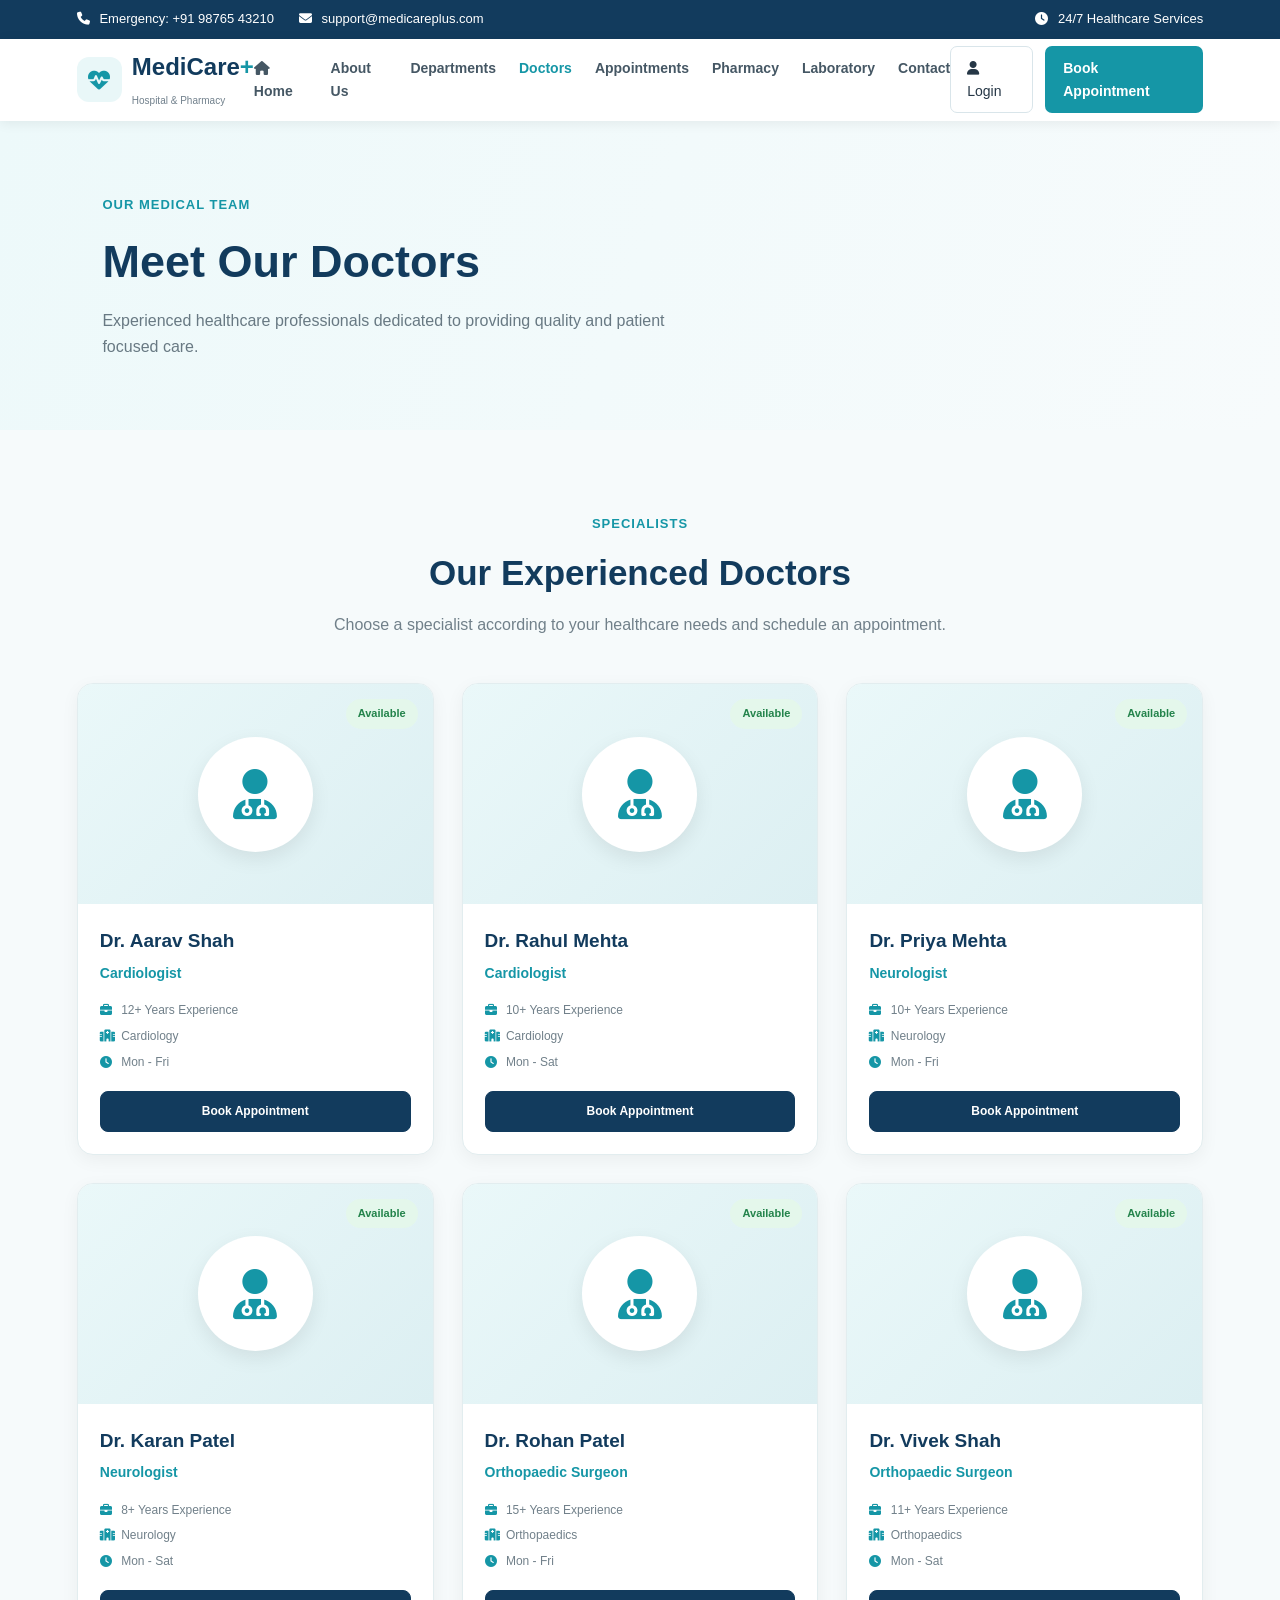
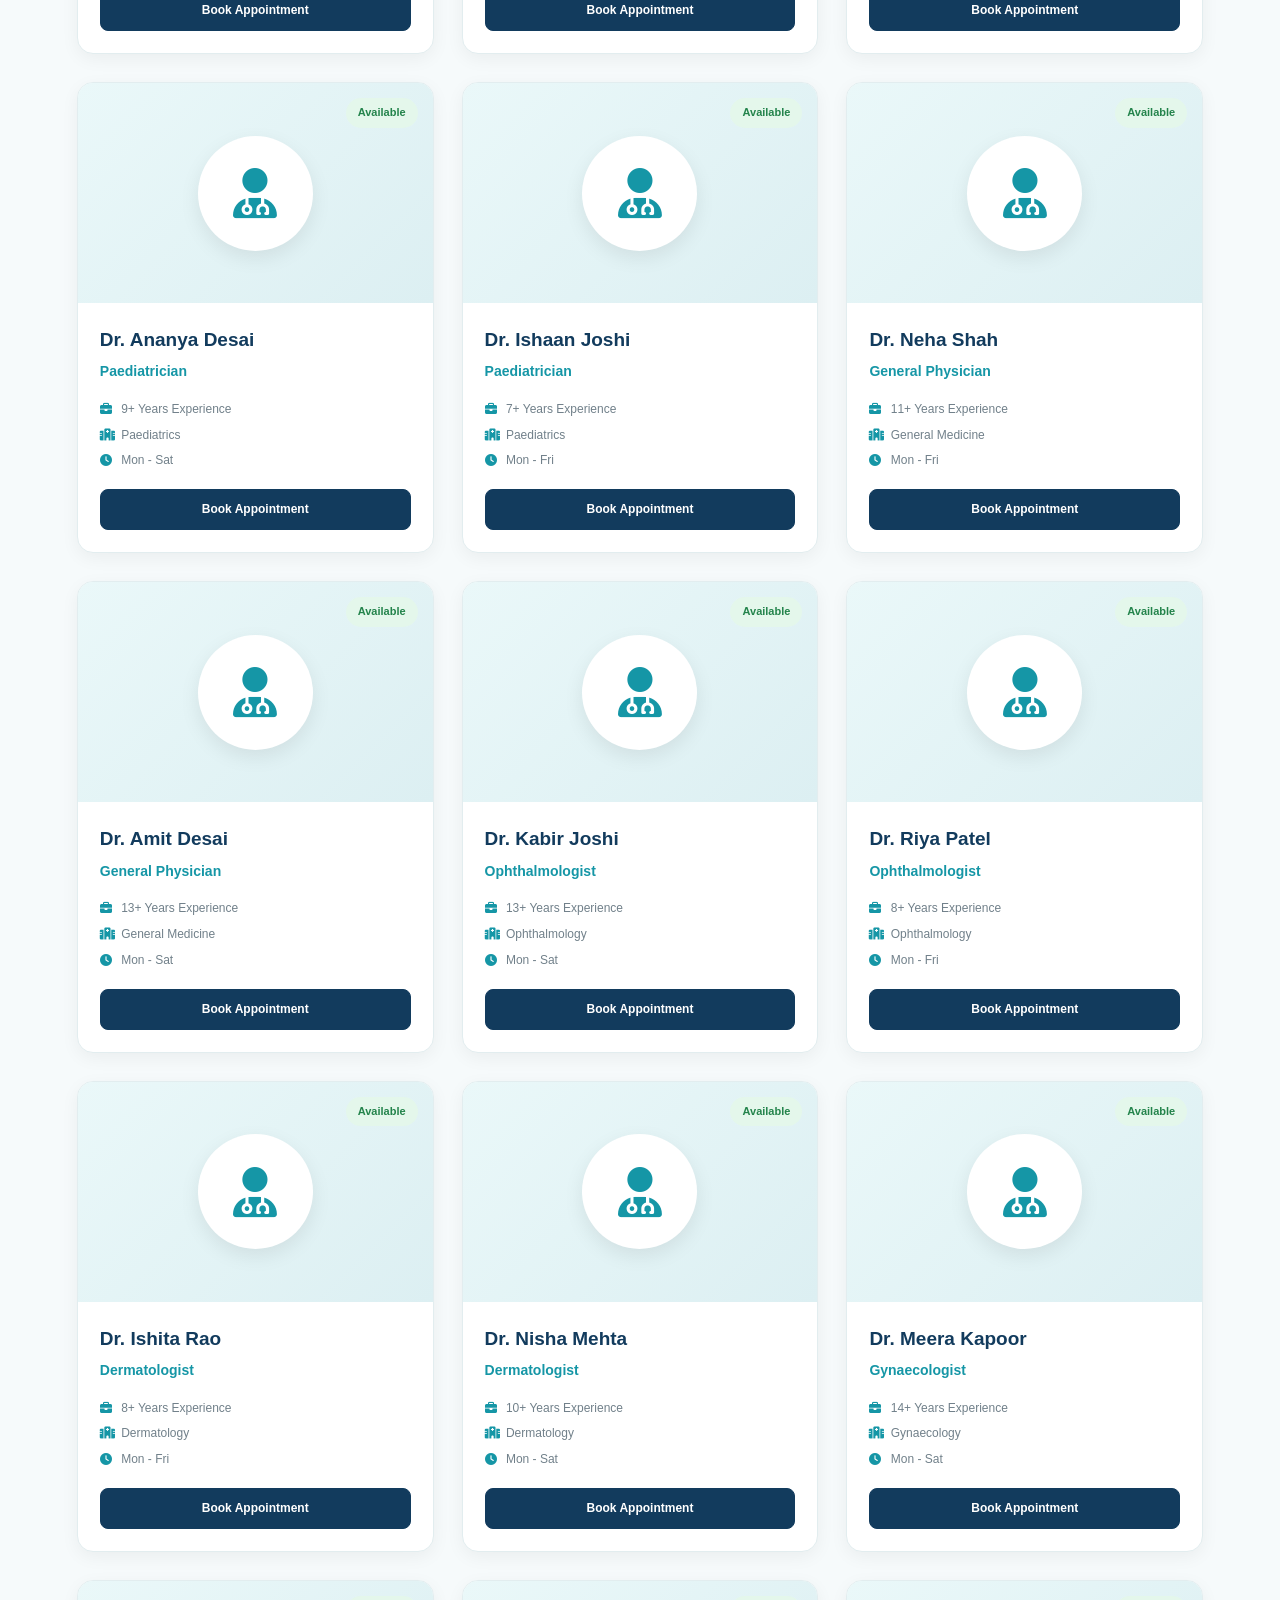
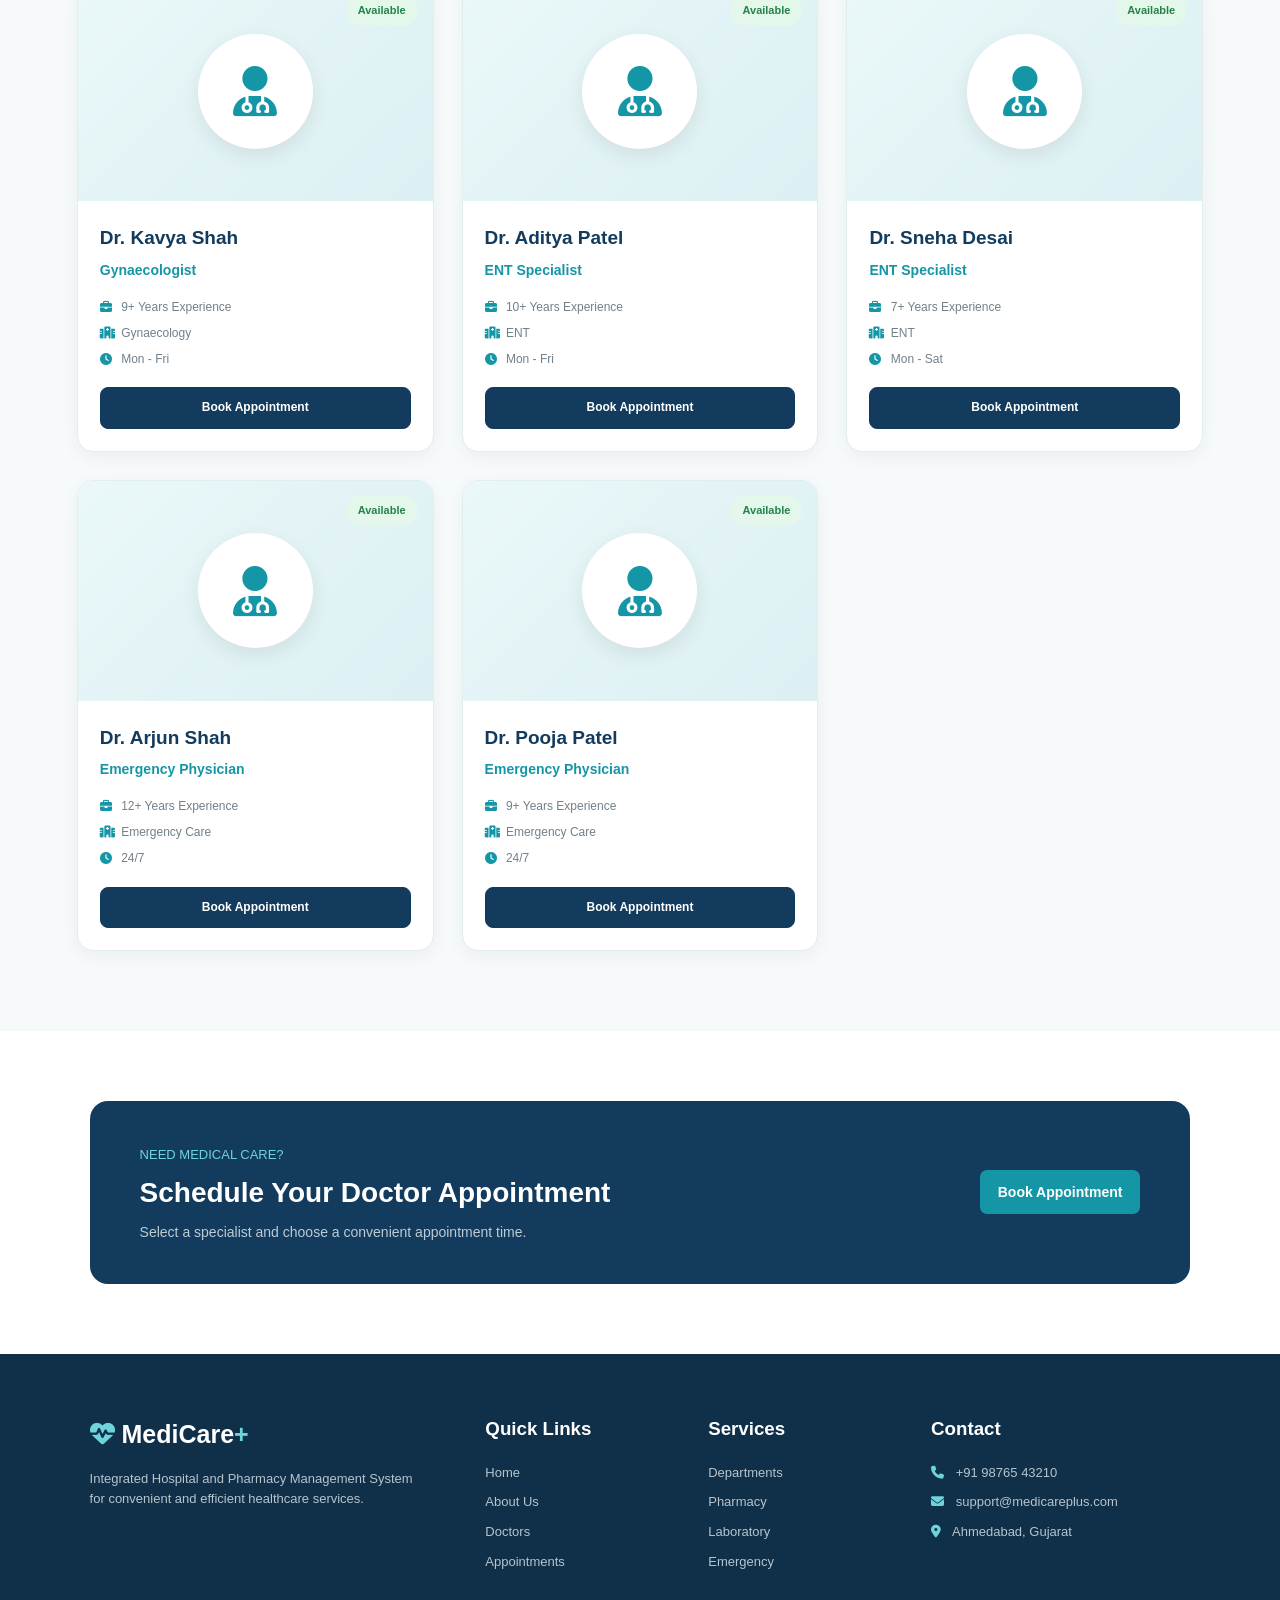
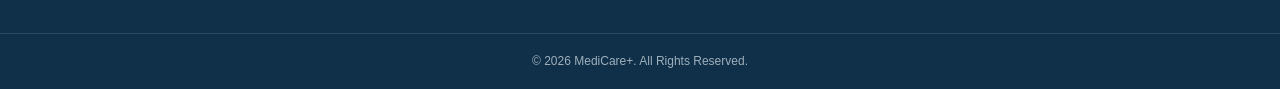
<file: MediCare+/doctors.html>
<!DOCTYPE html>
<html lang="en">

<head>

    <meta charset="UTF-8">

    <meta name="viewport" content="width=device-width, initial-scale=1.0">

    <title>Doctors | MediCare+</title>

    <!-- Main CSS -->
    <link rel="stylesheet" href="css/style.css">

    <!-- Font Awesome -->
    <link rel="stylesheet"
        href="https://cdnjs.cloudflare.com/ajax/libs/font-awesome/6.5.2/css/all.min.css">

</head>

<body>


<!-- ================= TOP BAR ================= -->

<div class="top-bar">

    <div class="top-left">

        <span>
            <i class="fa-solid fa-phone"></i>
            Emergency: +91 98765 43210
        </span>

        <span>
            <i class="fa-solid fa-envelope"></i>
            support@medicareplus.com
        </span>

    </div>

    <div class="top-right">

        <span>
            <i class="fa-solid fa-clock"></i>
            24/7 Healthcare Services
        </span>

    </div>

</div>


<!-- ================= NAVIGATION ================= -->

<header class="navbar">

    <!-- LOGO -->

    <div class="logo">

        <div class="logo-icon">
            <i class="fa-solid fa-heart-pulse"></i>
        </div>

        <div>
            <h2>MediCare<span>+</span></h2>
            <small>Hospital & Pharmacy</small>
        </div>

    </div>


    <!-- NAVIGATION -->

    <nav id="navMenu">

        <a href="index.html">
            <i class="fa-solid fa-house"></i>
            Home
        </a>

        <a href="about.html">
            About Us
        </a>

        <a href="departments.html">
            Departments
        </a>

        <a href="doctors.html" class="active">
            Doctors
        </a>

        <a href="appointment.html">
            Appointments
        </a>

        <a href="pharmacy.html">
            Pharmacy
        </a>

         <a href="laboratory.html">
    Laboratory
</a>

       

        <a href="contact.html">
            Contact
        </a>

    </nav>


    <!-- BUTTONS -->

    <div class="nav-actions">

        <a href="login.html" class="login-btn">
            <i class="fa-solid fa-user"></i>
            Login
        </a>

        <a href="appointment.html" class="appointment-btn">
            Book Appointment
        </a>

    </div>


    <!-- MOBILE MENU -->

    <button class="menu-btn" id="menuBtn">
        <i class="fa-solid fa-bars"></i>
    </button>

</header>


<!-- ================= PAGE HERO ================= -->

<section class="page-hero">

    <div>

        <span class="section-tag">
            OUR MEDICAL TEAM
        </span>

        <h1>
            Meet Our Doctors
        </h1>

        <p>
            Experienced healthcare professionals dedicated
            to providing quality and patient focused care.
        </p>

    </div>

</section>


<!-- ================= DOCTORS ================= -->

<section class="doctors-page">

    <div class="section-heading">

        <span class="section-tag">
            SPECIALISTS
        </span>

        <h2>
            Our Experienced Doctors
        </h2>

        <p>
            Choose a specialist according to your healthcare
            needs and schedule an appointment.
        </p>

    </div>


    <!-- ================= DOCTOR GRID ================= -->

    <div class="doctor-grid">


        <!-- 1. CARDIOLOGY -->

        <div class="doctor-profile-card">

            <div class="doctor-profile-image">

                <div class="doctor-placeholder">
                    <i class="fa-solid fa-user-doctor"></i>
                </div>

                <span class="available">Available</span>

            </div>

            <div class="doctor-profile-content">

                <h3>Dr. Aarav Shah</h3>

                <p class="specialization">
                    Cardiologist
                </p>

                <div class="doctor-details">

                    <span>
                        <i class="fa-solid fa-briefcase"></i>
                        12+ Years Experience
                    </span>

                    <span>
                        <i class="fa-solid fa-hospital"></i>
                        Cardiology
                    </span>

                    <span>
                        <i class="fa-solid fa-clock"></i>
                        Mon - Fri
                    </span>

                </div>

                <div class="doctor-buttons">

                    <a href="appointment.html"
                       class="book-doctor">
                        Book Appointment
                    </a>

                </div>

            </div>

        </div>


        <!-- 2. CARDIOLOGY -->

        <div class="doctor-profile-card">

            <div class="doctor-profile-image">

                <div class="doctor-placeholder">
                    <i class="fa-solid fa-user-doctor"></i>
                </div>

                <span class="available">Available</span>

            </div>

            <div class="doctor-profile-content">

                <h3>Dr. Rahul Mehta</h3>

                <p class="specialization">
                    Cardiologist
                </p>

                <div class="doctor-details">

                    <span>
                        <i class="fa-solid fa-briefcase"></i>
                        10+ Years Experience
                    </span>

                    <span>
                        <i class="fa-solid fa-hospital"></i>
                        Cardiology
                    </span>

                    <span>
                        <i class="fa-solid fa-clock"></i>
                        Mon - Sat
                    </span>

                </div>

                <div class="doctor-buttons">

                    <a href="appointment.html"
                       class="book-doctor">
                        Book Appointment
                    </a>

                </div>

            </div>

        </div>


        <!-- 3. NEUROLOGY -->

        <div class="doctor-profile-card">

            <div class="doctor-profile-image">

                <div class="doctor-placeholder">
                    <i class="fa-solid fa-user-doctor"></i>
                </div>

                <span class="available">Available</span>

            </div>

            <div class="doctor-profile-content">

                <h3>Dr. Priya Mehta</h3>

                <p class="specialization">
                    Neurologist
                </p>

                <div class="doctor-details">

                    <span>
                        <i class="fa-solid fa-briefcase"></i>
                        10+ Years Experience
                    </span>

                    <span>
                        <i class="fa-solid fa-hospital"></i>
                        Neurology
                    </span>

                    <span>
                        <i class="fa-solid fa-clock"></i>
                        Mon - Fri
                    </span>

                </div>

                <div class="doctor-buttons">

                    <a href="appointment.html"
                       class="book-doctor">
                        Book Appointment
                    </a>

                </div>

            </div>

        </div>


        <!-- 4. NEUROLOGY -->

        <div class="doctor-profile-card">

            <div class="doctor-profile-image">

                <div class="doctor-placeholder">
                    <i class="fa-solid fa-user-doctor"></i>
                </div>

                <span class="available">Available</span>

            </div>

            <div class="doctor-profile-content">

                <h3>Dr. Karan Patel</h3>

                <p class="specialization">
                    Neurologist
                </p>

                <div class="doctor-details">

                    <span>
                        <i class="fa-solid fa-briefcase"></i>
                        8+ Years Experience
                    </span>

                    <span>
                        <i class="fa-solid fa-hospital"></i>
                        Neurology
                    </span>

                    <span>
                        <i class="fa-solid fa-clock"></i>
                        Mon - Sat
                    </span>

                </div>

                <div class="doctor-buttons">

                    <a href="appointment.html"
                       class="book-doctor">
                        Book Appointment
                    </a>

                </div>

            </div>

        </div>


        <!-- 5. ORTHOPAEDICS -->

        <div class="doctor-profile-card">

            <div class="doctor-profile-image">

                <div class="doctor-placeholder">
                    <i class="fa-solid fa-user-doctor"></i>
                </div>

                <span class="available">Available</span>

            </div>

            <div class="doctor-profile-content">

                <h3>Dr. Rohan Patel</h3>

                <p class="specialization">
                    Orthopaedic Surgeon
                </p>

                <div class="doctor-details">

                    <span>
                        <i class="fa-solid fa-briefcase"></i>
                        15+ Years Experience
                    </span>

                    <span>
                        <i class="fa-solid fa-hospital"></i>
                        Orthopaedics
                    </span>

                    <span>
                        <i class="fa-solid fa-clock"></i>
                        Mon - Fri
                    </span>

                </div>

                <div class="doctor-buttons">

                    <a href="appointment.html"
                       class="book-doctor">
                        Book Appointment
                    </a>

                </div>

            </div>

        </div>


        <!-- 6. ORTHOPAEDICS -->

        <div class="doctor-profile-card">

            <div class="doctor-profile-image">

                <div class="doctor-placeholder">
                    <i class="fa-solid fa-user-doctor"></i>
                </div>

                <span class="available">Available</span>

            </div>

            <div class="doctor-profile-content">

                <h3>Dr. Vivek Shah</h3>

                <p class="specialization">
                    Orthopaedic Surgeon
                </p>

                <div class="doctor-details">

                    <span>
                        <i class="fa-solid fa-briefcase"></i>
                        11+ Years Experience
                    </span>

                    <span>
                        <i class="fa-solid fa-hospital"></i>
                        Orthopaedics
                    </span>

                    <span>
                        <i class="fa-solid fa-clock"></i>
                        Mon - Sat
                    </span>

                </div>

                <div class="doctor-buttons">

                    <a href="appointment.html"
                       class="book-doctor">
                        Book Appointment
                    </a>

                </div>

            </div>

        </div>


        <!-- 7. PAEDIATRICS -->

        <div class="doctor-profile-card">

            <div class="doctor-profile-image">

                <div class="doctor-placeholder">
                    <i class="fa-solid fa-user-doctor"></i>
                </div>

                <span class="available">Available</span>

            </div>

            <div class="doctor-profile-content">

                <h3>Dr. Ananya Desai</h3>

                <p class="specialization">
                    Paediatrician
                </p>

                <div class="doctor-details">

                    <span>
                        <i class="fa-solid fa-briefcase"></i>
                        9+ Years Experience
                    </span>

                    <span>
                        <i class="fa-solid fa-hospital"></i>
                        Paediatrics
                    </span>

                    <span>
                        <i class="fa-solid fa-clock"></i>
                        Mon - Sat
                    </span>

                </div>

                <div class="doctor-buttons">

                    <a href="appointment.html"
                       class="book-doctor">
                        Book Appointment
                    </a>

                </div>

            </div>

        </div>


        <!-- 8. PAEDIATRICS -->

        <div class="doctor-profile-card">

            <div class="doctor-profile-image">

                <div class="doctor-placeholder">
                    <i class="fa-solid fa-user-doctor"></i>
                </div>

                <span class="available">Available</span>

            </div>

            <div class="doctor-profile-content">

                <h3>Dr. Ishaan Joshi</h3>

                <p class="specialization">
                    Paediatrician
                </p>

                <div class="doctor-details">

                    <span>
                        <i class="fa-solid fa-briefcase"></i>
                        7+ Years Experience
                    </span>

                    <span>
                        <i class="fa-solid fa-hospital"></i>
                        Paediatrics
                    </span>

                    <span>
                        <i class="fa-solid fa-clock"></i>
                        Mon - Fri
                    </span>

                </div>

                <div class="doctor-buttons">

                    <a href="appointment.html"
                       class="book-doctor">
                        Book Appointment
                    </a>

                </div>

            </div>

        </div>


        <!-- 9. GENERAL MEDICINE -->

        <div class="doctor-profile-card">

            <div class="doctor-profile-image">

                <div class="doctor-placeholder">
                    <i class="fa-solid fa-user-doctor"></i>
                </div>

                <span class="available">Available</span>

            </div>

            <div class="doctor-profile-content">

                <h3>Dr. Neha Shah</h3>

                <p class="specialization">
                    General Physician
                </p>

                <div class="doctor-details">

                    <span>
                        <i class="fa-solid fa-briefcase"></i>
                        11+ Years Experience
                    </span>

                    <span>
                        <i class="fa-solid fa-hospital"></i>
                        General Medicine
                    </span>

                    <span>
                        <i class="fa-solid fa-clock"></i>
                        Mon - Fri
                    </span>

                </div>

                <div class="doctor-buttons">

                    <a href="appointment.html"
                       class="book-doctor">
                        Book Appointment
                    </a>

                </div>

            </div>

        </div>


        <!-- 10. GENERAL MEDICINE -->

        <div class="doctor-profile-card">

            <div class="doctor-profile-image">

                <div class="doctor-placeholder">
                    <i class="fa-solid fa-user-doctor"></i>
                </div>

                <span class="available">Available</span>

            </div>

            <div class="doctor-profile-content">

                <h3>Dr. Amit Desai</h3>

                <p class="specialization">
                    General Physician
                </p>

                <div class="doctor-details">

                    <span>
                        <i class="fa-solid fa-briefcase"></i>
                        13+ Years Experience
                    </span>

                    <span>
                        <i class="fa-solid fa-hospital"></i>
                        General Medicine
                    </span>

                    <span>
                        <i class="fa-solid fa-clock"></i>
                        Mon - Sat
                    </span>

                </div>

                <div class="doctor-buttons">

                    <a href="appointment.html"
                       class="book-doctor">
                        Book Appointment
                    </a>

                </div>

            </div>

        </div>


        <!-- 11. OPHTHALMOLOGY -->

        <div class="doctor-profile-card">

            <div class="doctor-profile-image">

                <div class="doctor-placeholder">
                    <i class="fa-solid fa-user-doctor"></i>
                </div>

                <span class="available">Available</span>

            </div>

            <div class="doctor-profile-content">

                <h3>Dr. Kabir Joshi</h3>

                <p class="specialization">
                    Ophthalmologist
                </p>

                <div class="doctor-details">

                    <span>
                        <i class="fa-solid fa-briefcase"></i>
                        13+ Years Experience
                    </span>

                    <span>
                        <i class="fa-solid fa-hospital"></i>
                        Ophthalmology
                    </span>

                    <span>
                        <i class="fa-solid fa-clock"></i>
                        Mon - Sat
                    </span>

                </div>

                <div class="doctor-buttons">

                    <a href="appointment.html"
                       class="book-doctor">
                        Book Appointment
                    </a>

                </div>

            </div>

        </div>


        <!-- 12. OPHTHALMOLOGY -->

        <div class="doctor-profile-card">

            <div class="doctor-profile-image">

                <div class="doctor-placeholder">
                    <i class="fa-solid fa-user-doctor"></i>
                </div>

                <span class="available">Available</span>

            </div>

            <div class="doctor-profile-content">

                <h3>Dr. Riya Patel</h3>

                <p class="specialization">
                    Ophthalmologist
                </p>

                <div class="doctor-details">

                    <span>
                        <i class="fa-solid fa-briefcase"></i>
                        8+ Years Experience
                    </span>

                    <span>
                        <i class="fa-solid fa-hospital"></i>
                        Ophthalmology
                    </span>

                    <span>
                        <i class="fa-solid fa-clock"></i>
                        Mon - Fri
                    </span>

                </div>

                <div class="doctor-buttons">

                    <a href="appointment.html"
                       class="book-doctor">
                        Book Appointment
                    </a>

                </div>

            </div>

        </div>


        <!-- 13. DERMATOLOGY -->

        <div class="doctor-profile-card">

            <div class="doctor-profile-image">

                <div class="doctor-placeholder">
                    <i class="fa-solid fa-user-doctor"></i>
                </div>

                <span class="available">Available</span>

            </div>

            <div class="doctor-profile-content">

                <h3>Dr. Ishita Rao</h3>

                <p class="specialization">
                    Dermatologist
                </p>

                <div class="doctor-details">

                    <span>
                        <i class="fa-solid fa-briefcase"></i>
                        8+ Years Experience
                    </span>

                    <span>
                        <i class="fa-solid fa-hospital"></i>
                        Dermatology
                    </span>

                    <span>
                        <i class="fa-solid fa-clock"></i>
                        Mon - Fri
                    </span>

                </div>

                <div class="doctor-buttons">

                    <a href="appointment.html"
                       class="book-doctor">
                        Book Appointment
                    </a>

                </div>

            </div>

        </div>


        <!-- 14. DERMATOLOGY -->

        <div class="doctor-profile-card">

            <div class="doctor-profile-image">

                <div class="doctor-placeholder">
                    <i class="fa-solid fa-user-doctor"></i>
                </div>

                <span class="available">Available</span>

            </div>

            <div class="doctor-profile-content">

                <h3>Dr. Nisha Mehta</h3>

                <p class="specialization">
                    Dermatologist
                </p>

                <div class="doctor-details">

                    <span>
                        <i class="fa-solid fa-briefcase"></i>
                        10+ Years Experience
                    </span>

                    <span>
                        <i class="fa-solid fa-hospital"></i>
                        Dermatology
                    </span>

                    <span>
                        <i class="fa-solid fa-clock"></i>
                        Mon - Sat
                    </span>

                </div>

                <div class="doctor-buttons">

                    <a href="appointment.html"
                       class="book-doctor">
                        Book Appointment
                    </a>

                </div>

            </div>

        </div>


        <!-- 15. GYNAECOLOGY -->

        <div class="doctor-profile-card">

            <div class="doctor-profile-image">

                <div class="doctor-placeholder">
                    <i class="fa-solid fa-user-doctor"></i>
                </div>

                <span class="available">Available</span>

            </div>

            <div class="doctor-profile-content">

                <h3>Dr. Meera Kapoor</h3>

                <p class="specialization">
                    Gynaecologist
                </p>

                <div class="doctor-details">

                    <span>
                        <i class="fa-solid fa-briefcase"></i>
                        14+ Years Experience
                    </span>

                    <span>
                        <i class="fa-solid fa-hospital"></i>
                        Gynaecology
                    </span>

                    <span>
                        <i class="fa-solid fa-clock"></i>
                        Mon - Sat
                    </span>

                </div>

                <div class="doctor-buttons">

                    <a href="appointment.html"
                       class="book-doctor">
                        Book Appointment
                    </a>

                </div>

            </div>

        </div>


        <!-- 16. GYNAECOLOGY -->

        <div class="doctor-profile-card">

            <div class="doctor-profile-image">

                <div class="doctor-placeholder">
                    <i class="fa-solid fa-user-doctor"></i>
                </div>

                <span class="available">Available</span>

            </div>

            <div class="doctor-profile-content">

                <h3>Dr. Kavya Shah</h3>

                <p class="specialization">
                    Gynaecologist
                </p>

                <div class="doctor-details">

                    <span>
                        <i class="fa-solid fa-briefcase"></i>
                        9+ Years Experience
                    </span>

                    <span>
                        <i class="fa-solid fa-hospital"></i>
                        Gynaecology
                    </span>

                    <span>
                        <i class="fa-solid fa-clock"></i>
                        Mon - Fri
                    </span>

                </div>

                <div class="doctor-buttons">

                    <a href="appointment.html"
                       class="book-doctor">
                        Book Appointment
                    </a>

                </div>

            </div>

        </div>


        <!-- 17. ENT -->

        <div class="doctor-profile-card">

            <div class="doctor-profile-image">

                <div class="doctor-placeholder">
                    <i class="fa-solid fa-user-doctor"></i>
                </div>

                <span class="available">Available</span>

            </div>

            <div class="doctor-profile-content">

                <h3>Dr. Aditya Patel</h3>

                <p class="specialization">
                    ENT Specialist
                </p>

                <div class="doctor-details">

                    <span>
                        <i class="fa-solid fa-briefcase"></i>
                        10+ Years Experience
                    </span>

                    <span>
                        <i class="fa-solid fa-hospital"></i>
                        ENT
                    </span>

                    <span>
                        <i class="fa-solid fa-clock"></i>
                        Mon - Fri
                    </span>

                </div>

                <div class="doctor-buttons">

                    <a href="appointment.html"
                       class="book-doctor">
                        Book Appointment
                    </a>

                </div>

            </div>

        </div>


        <!-- 18. ENT -->

        <div class="doctor-profile-card">

            <div class="doctor-profile-image">

                <div class="doctor-placeholder">
                    <i class="fa-solid fa-user-doctor"></i>
                </div>

                <span class="available">Available</span>

            </div>

            <div class="doctor-profile-content">

                <h3>Dr. Sneha Desai</h3>

                <p class="specialization">
                    ENT Specialist
                </p>

                <div class="doctor-details">

                    <span>
                        <i class="fa-solid fa-briefcase"></i>
                        7+ Years Experience
                    </span>

                    <span>
                        <i class="fa-solid fa-hospital"></i>
                        ENT
                    </span>

                    <span>
                        <i class="fa-solid fa-clock"></i>
                        Mon - Sat
                    </span>

                </div>

                <div class="doctor-buttons">

                    <a href="appointment.html"
                       class="book-doctor">
                        Book Appointment
                    </a>

                </div>

            </div>

        </div>


        <!-- 19. EMERGENCY CARE -->

        <div class="doctor-profile-card">

            <div class="doctor-profile-image">

                <div class="doctor-placeholder">
                    <i class="fa-solid fa-user-doctor"></i>
                </div>

                <span class="available">Available</span>

            </div>

            <div class="doctor-profile-content">

                <h3>Dr. Arjun Shah</h3>

                <p class="specialization">
                    Emergency Physician
                </p>

                <div class="doctor-details">

                    <span>
                        <i class="fa-solid fa-briefcase"></i>
                        12+ Years Experience
                    </span>

                    <span>
                        <i class="fa-solid fa-hospital"></i>
                        Emergency Care
                    </span>

                    <span>
                        <i class="fa-solid fa-clock"></i>
                        24/7
                    </span>

                </div>

                <div class="doctor-buttons">

                    <a href="appointment.html"
                       class="book-doctor">
                        Book Appointment
                    </a>

                </div>

            </div>

        </div>


        <!-- 20. EMERGENCY CARE -->

        <div class="doctor-profile-card">

            <div class="doctor-profile-image">

                <div class="doctor-placeholder">
                    <i class="fa-solid fa-user-doctor"></i>
                </div>

                <span class="available">Available</span>

            </div>

            <div class="doctor-profile-content">

                <h3>Dr. Pooja Patel</h3>

                <p class="specialization">
                    Emergency Physician
                </p>

                <div class="doctor-details">

                    <span>
                        <i class="fa-solid fa-briefcase"></i>
                        9+ Years Experience
                    </span>

                    <span>
                        <i class="fa-solid fa-hospital"></i>
                        Emergency Care
                    </span>

                    <span>
                        <i class="fa-solid fa-clock"></i>
                        24/7
                    </span>

                </div>

                <div class="doctor-buttons">

                    <a href="appointment.html"
                       class="book-doctor">
                        Book Appointment
                    </a>

                </div>

            </div>

        </div>


    </div>

</section>


<!-- ================= CTA ================= -->

<section class="cta">

    <div>

        <span>
            NEED MEDICAL CARE?
        </span>

        <h2>
            Schedule Your Doctor Appointment
        </h2>

        <p>
            Select a specialist and choose a convenient appointment time.
        </p>

    </div>

    <a href="appointment.html" class="appointment-btn">
        Book Appointment
    </a>

</section>


<!-- ================= FOOTER ================= -->

<footer>

    <div class="footer-content">


        <div class="footer-brand">

            <h2>
                <i class="fa-solid fa-heart-pulse"></i>
                MediCare<span>+</span>
            </h2>

            <p>
                Integrated Hospital and Pharmacy Management
                System for convenient and efficient healthcare
                services.
            </p>

        </div>


        <div class="footer-links">

            <h3>Quick Links</h3>

            <a href="index.html">Home</a>

            <a href="about.html">About Us</a>

            <a href="doctors.html">Doctors</a>

            <a href="appointment.html">Appointments</a>

        </div>


        <div class="footer-links">

            <h3>Services</h3>

            <a href="departments.html">Departments</a>

            <a href="pharmacy.html">Pharmacy</a>

            <a href="laboratory.html">Laboratory</a>

            <a href="emergency.html">Emergency</a>

        </div>


        <div class="footer-contact">

            <h3>Contact</h3>

            <p>
                <i class="fa-solid fa-phone"></i>
                +91 98765 43210
            </p>

            <p>
                <i class="fa-solid fa-envelope"></i>
                support@medicareplus.com
            </p>

            <p>
                <i class="fa-solid fa-location-dot"></i>
                Ahmedabad, Gujarat
            </p>

        </div>

    </div>


    <div class="copyright">

        © 2026 MediCare+. All Rights Reserved.

    </div>

</footer>


<!-- JAVASCRIPT -->

<script src="js/script.js"></script>

</body>

</html>
</file>
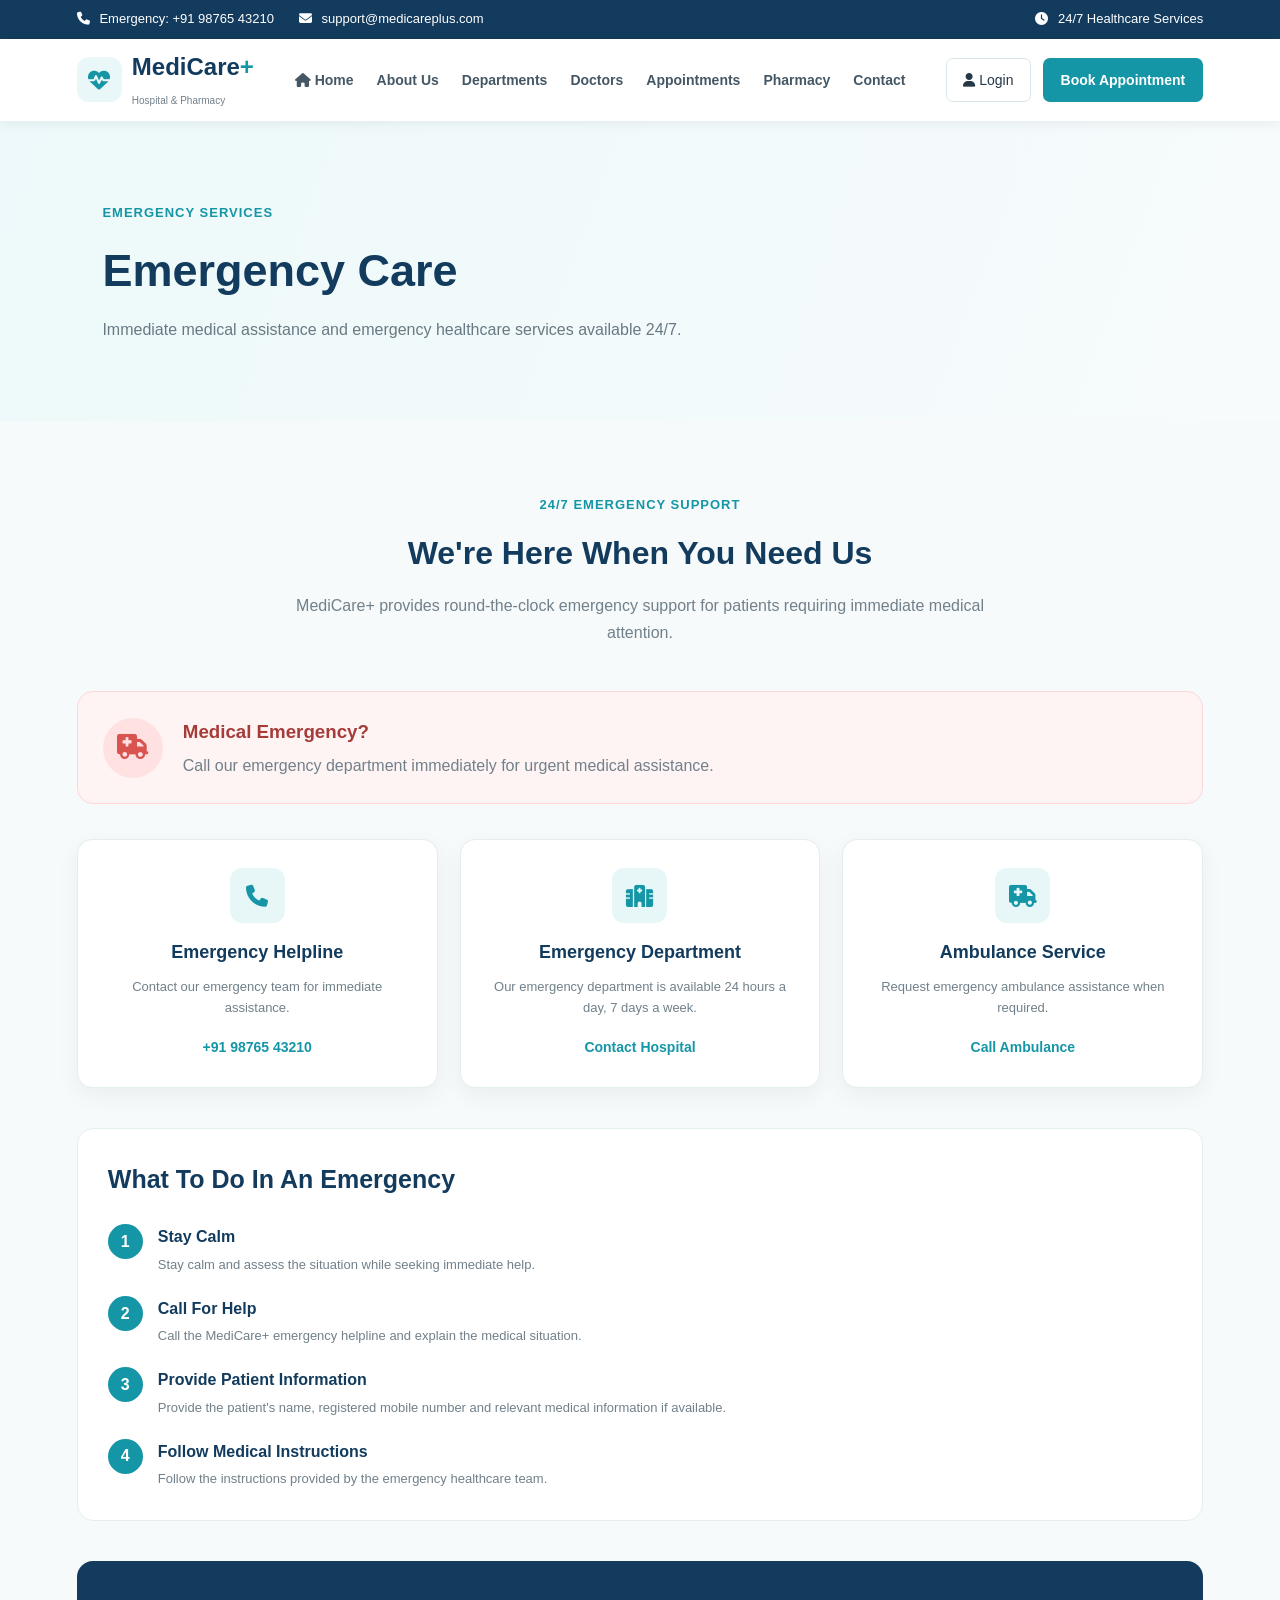
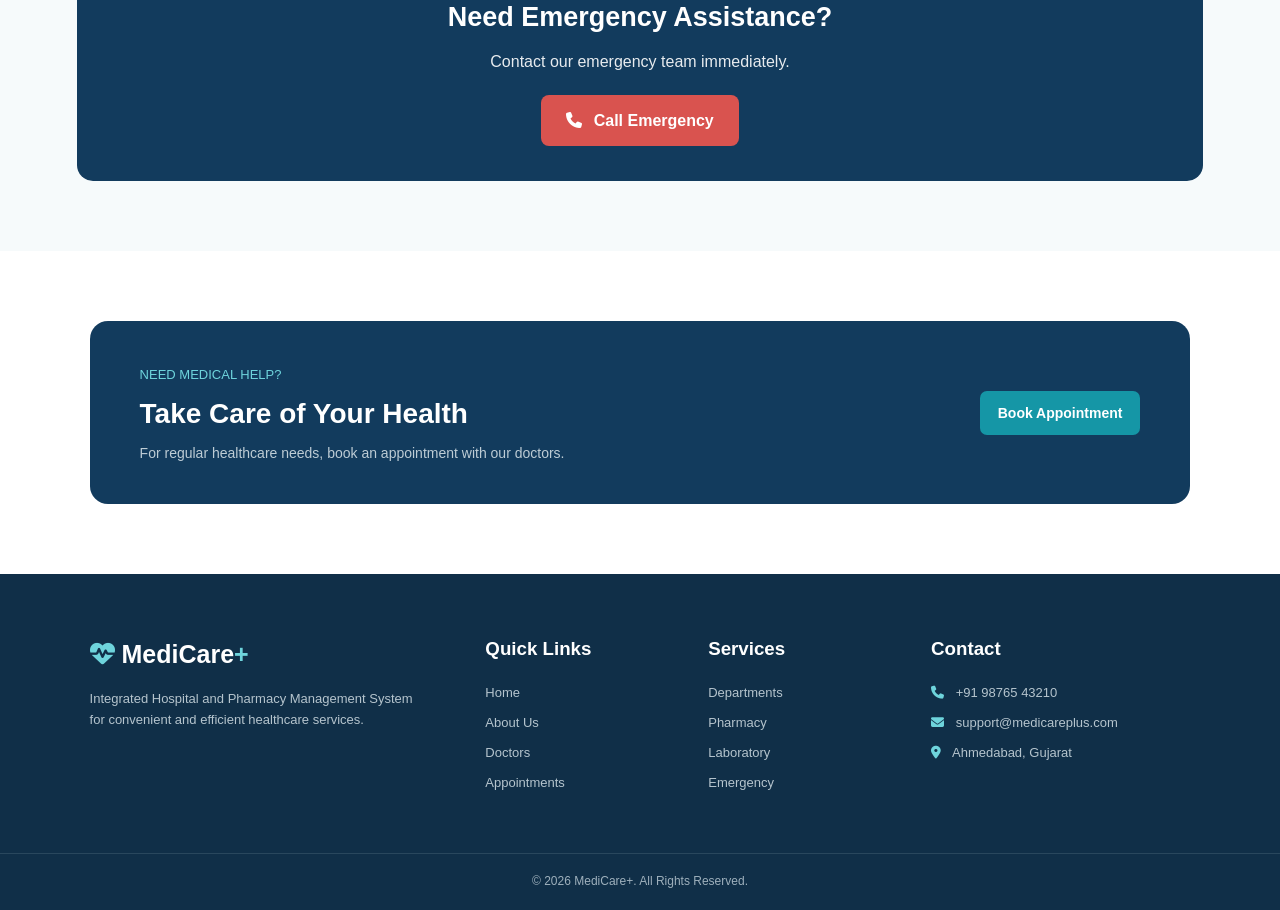
<file: MediCare+/emergency.html>
<!DOCTYPE html>

<html lang="en">

<head>


<meta charset="UTF-8">

<meta name="viewport" content="width=device-width, initial-scale=1.0">

<title>Emergency Services | MediCare+</title>

<link rel="stylesheet" href="css/style.css">

<link rel="stylesheet"
      href="https://cdnjs.cloudflare.com/ajax/libs/font-awesome/6.5.2/css/all.min.css">

<style>

    .emergency-page {
        padding: 70px 6%;
        background: #f6fafb;
    }

    .emergency-container {
        max-width: 1200px;
        margin: auto;
    }

    .emergency-intro {
        text-align: center;
        max-width: 750px;
        margin: 0 auto 45px;
    }

    .emergency-intro h2 {
        color: #123b5d;
        font-size: 32px;
        margin: 12px 0;
    }

    .emergency-intro p {
        color: #71808a;
        line-height: 1.7;
    }

    .emergency-alert {
        background: #fff4f4;
        border: 1px solid #ffd6d6;
        border-radius: 16px;
        padding: 25px;
        display: flex;
        align-items: center;
        gap: 20px;
        margin-bottom: 35px;
    }

    .emergency-alert-icon {
        width: 60px;
        height: 60px;
        min-width: 60px;
        background: #ffe1e1;
        color: #d9534f;
        border-radius: 50%;
        display: flex;
        align-items: center;
        justify-content: center;
        font-size: 25px;
    }

    .emergency-alert h3 {
        color: #a53c39;
        margin: 0 0 6px;
    }

    .emergency-alert p {
        color: #71808a;
        margin: 0;
        line-height: 1.6;
    }

    .emergency-grid {
        display: grid;
        grid-template-columns: repeat(3, 1fr);
        gap: 22px;
        margin-bottom: 40px;
    }

    .emergency-card {
        background: #ffffff;
        padding: 28px 22px;
        border-radius: 15px;
        text-align: center;
        border: 1px solid #e4edef;
        box-shadow: 0 8px 25px rgba(0, 0, 0, 0.05);
    }

    .emergency-card-icon {
        width: 55px;
        height: 55px;
        margin: 0 auto 15px;
        background: #e7f7f8;
        color: #1596a6;
        border-radius: 12px;
        display: flex;
        align-items: center;
        justify-content: center;
        font-size: 22px;
    }

    .emergency-card h3 {
        color: #123b5d;
        font-size: 18px;
        margin-bottom: 10px;
    }

    .emergency-card p {
        color: #71808a;
        font-size: 13px;
        line-height: 1.6;
        margin-bottom: 15px;
    }

    .emergency-card a {
        color: #1596a6;
        font-weight: 700;
        text-decoration: none;
        font-size: 14px;
    }

    .emergency-steps {
        background: #ffffff;
        border: 1px solid #e4edef;
        border-radius: 16px;
        padding: 30px;
        margin-bottom: 40px;
    }

    .emergency-steps h2 {
        color: #123b5d;
        margin: 0 0 25px;
        font-size: 25px;
    }

    .step {
        display: flex;
        gap: 15px;
        margin-bottom: 20px;
    }

    .step:last-child {
        margin-bottom: 0;
    }

    .step-number {
        width: 35px;
        height: 35px;
        min-width: 35px;
        background: #1596a6;
        color: #ffffff;
        border-radius: 50%;
        display: flex;
        align-items: center;
        justify-content: center;
        font-weight: 700;
    }

    .step h3 {
        color: #123b5d;
        font-size: 16px;
        margin: 0 0 5px;
    }

    .step p {
        color: #71808a;
        font-size: 13px;
        line-height: 1.6;
        margin: 0;
    }

    .emergency-action {
        text-align: center;
        background: #123b5d;
        color: #ffffff;
        padding: 35px 20px;
        border-radius: 16px;
    }

    .emergency-action h2 {
        margin: 0 0 10px;
        font-size: 27px;
    }

    .emergency-action p {
        margin: 0 0 20px;
        opacity: 0.9;
    }

    .emergency-call-btn {
        display: inline-block;
        background: #d9534f;
        color: #ffffff;
        padding: 13px 25px;
        border-radius: 8px;
        text-decoration: none;
        font-weight: 700;
    }

    .emergency-call-btn i {
        margin-right: 7px;
    }

    @media (max-width: 800px) {

        .emergency-grid {
            grid-template-columns: 1fr;
        }

        .emergency-alert {
            align-items: flex-start;
        }

    }

    @media (max-width: 600px) {

        .emergency-page {
            padding: 50px 5%;
        }

        .emergency-intro h2 {
            font-size: 27px;
        }

        .emergency-steps {
            padding: 22px;
        }

    }

</style>


</head>

<body>

<!-- ================= TOP BAR ================= -->

<div class="top-bar">


<div class="top-left">

    <span>
        <i class="fa-solid fa-phone"></i>
        Emergency: +91 98765 43210
    </span>

    <span>
        <i class="fa-solid fa-envelope"></i>
        support@medicareplus.com
    </span>

</div>

<div class="top-right">

    <span>
        <i class="fa-solid fa-clock"></i>
        24/7 Healthcare Services
    </span>

</div>


</div>

<!-- ================= NAVIGATION ================= -->

<header class="navbar">


<div class="logo">

    <div class="logo-icon">
        <i class="fa-solid fa-heart-pulse"></i>
    </div>

    <div>

        <h2>
            MediCare<span>+</span>
        </h2>

        <small>
            Hospital & Pharmacy
        </small>

    </div>

</div>


<nav id="navMenu">

    <a href="index.html">
        <i class="fa-solid fa-house"></i>
        Home
    </a>

    <a href="about.html">
        About Us
    </a>

    <a href="departments.html">
        Departments
    </a>

    <a href="doctors.html">
        Doctors
    </a>

    <a href="appointment.html">
        Appointments
    </a>

    <a href="pharmacy.html">
        Pharmacy
    </a>



    <a href="contact.html">
        Contact
    </a>

</nav>


<div class="nav-actions">

    <a href="login.html" class="login-btn">

        <i class="fa-solid fa-user"></i>
        Login

    </a>

    <a href="appointment.html" class="appointment-btn">
        Book Appointment
    </a>

</div>


<button class="menu-btn" id="menuBtn">

    <i class="fa-solid fa-bars"></i>

</button>


</header>

<!-- ================= PAGE HERO ================= -->

<section class="page-hero">


<div>

    <span class="section-tag">
        EMERGENCY SERVICES
    </span>

    <h1>
        Emergency Care
    </h1>

    <p>
        Immediate medical assistance and emergency
        healthcare services available 24/7.
    </p>

</div>


</section>

<!-- ================= EMERGENCY PAGE ================= -->

<section class="emergency-page">


<div class="emergency-container">


    <!-- INTRODUCTION -->

    <div class="emergency-intro">

        <span class="section-tag">
            24/7 EMERGENCY SUPPORT
        </span>

        <h2>
            We're Here When You Need Us
        </h2>

        <p>
            MediCare+ provides round-the-clock emergency
            support for patients requiring immediate
            medical attention.
        </p>

    </div>


    <!-- EMERGENCY ALERT -->

    <div class="emergency-alert">

        <div class="emergency-alert-icon">

            <i class="fa-solid fa-truck-medical"></i>

        </div>

        <div>

            <h3>
                Medical Emergency?
            </h3>

            <p>
                Call our emergency department immediately
                for urgent medical assistance.
            </p>

        </div>

    </div>


    <!-- EMERGENCY SERVICES -->

    <div class="emergency-grid">


        <div class="emergency-card">

            <div class="emergency-card-icon">

                <i class="fa-solid fa-phone"></i>

            </div>

            <h3>
                Emergency Helpline
            </h3>

            <p>
                Contact our emergency team for immediate
                assistance.
            </p>

            <a href="tel:+919876543210">
                +91 98765 43210
            </a>

        </div>


        <div class="emergency-card">

            <div class="emergency-card-icon">

                <i class="fa-solid fa-hospital"></i>

            </div>

            <h3>
                Emergency Department
            </h3>

            <p>
                Our emergency department is available
                24 hours a day, 7 days a week.
            </p>

            <a href="contact.html">
                Contact Hospital
            </a>

        </div>


        <div class="emergency-card">

            <div class="emergency-card-icon">

                <i class="fa-solid fa-ambulance"></i>

            </div>

            <h3>
                Ambulance Service
            </h3>

            <p>
                Request emergency ambulance assistance
                when required.
            </p>

            <a href="tel:+919876543210">
                Call Ambulance
            </a>

        </div>


    </div>


    <!-- WHAT TO DO -->

    <div class="emergency-steps">

        <h2>
            What To Do In An Emergency
        </h2>


        <div class="step">

            <div class="step-number">
                1
            </div>

            <div>

                <h3>
                    Stay Calm
                </h3>

                <p>
                    Stay calm and assess the situation
                    while seeking immediate help.
                </p>

            </div>

        </div>


        <div class="step">

            <div class="step-number">
                2
            </div>

            <div>

                <h3>
                    Call For Help
                </h3>

                <p>
                    Call the MediCare+ emergency helpline
                    and explain the medical situation.
                </p>

            </div>

        </div>


        <div class="step">

            <div class="step-number">
                3
            </div>

            <div>

                <h3>
                    Provide Patient Information
                </h3>

                <p>
                    Provide the patient's name, registered
                    mobile number and relevant medical
                    information if available.
                </p>

            </div>

        </div>


        <div class="step">

            <div class="step-number">
                4
            </div>

            <div>

                <h3>
                    Follow Medical Instructions
                </h3>

                <p>
                    Follow the instructions provided by
                    the emergency healthcare team.
                </p>

            </div>

        </div>

    </div>


    <!-- EMERGENCY ACTION -->

    <div class="emergency-action">

        <h2>
            Need Emergency Assistance?
        </h2>

        <p>
            Contact our emergency team immediately.
        </p>

        <a href="tel:+919876543210"
           class="emergency-call-btn">

            <i class="fa-solid fa-phone"></i>
            Call Emergency

        </a>

    </div>

</div>


</section>

<!-- ================= CTA ================= -->

<section class="cta">


<div>

    <span>
        NEED MEDICAL HELP?
    </span>

    <h2>
        Take Care of Your Health
    </h2>

    <p>
        For regular healthcare needs, book an appointment
        with our doctors.
    </p>

</div>

<a href="appointment.html"
   class="appointment-btn">

    Book Appointment

</a>


</section>

<!-- ================= FOOTER ================= -->

<footer>


<div class="footer-content">


    <div class="footer-brand">

        <h2>

            <i class="fa-solid fa-heart-pulse"></i>

            MediCare<span>+</span>

        </h2>

        <p>
            Integrated Hospital and Pharmacy Management
            System for convenient and efficient healthcare
            services.
        </p>

    </div>


    <div class="footer-links">

        <h3>
            Quick Links
        </h3>

        <a href="index.html">
            Home
        </a>

        <a href="about.html">
            About Us
        </a>

        <a href="doctors.html">
            Doctors
        </a>

        <a href="appointment.html">
            Appointments
        </a>

    </div>


    <div class="footer-links">

        <h3>
            Services
        </h3>

        <a href="departments.html">
            Departments
        </a>

        <a href="pharmacy.html">
            Pharmacy
        </a>

        <a href="laboratory.html">
            Laboratory
        </a>

        <a href="emergency.html">
            Emergency
        </a>

    </div>


    <div class="footer-contact">

        <h3>
            Contact
        </h3>

        <p>
            <i class="fa-solid fa-phone"></i>
            +91 98765 43210
        </p>

        <p>
            <i class="fa-solid fa-envelope"></i>
            support@medicareplus.com
        </p>

        <p>
            <i class="fa-solid fa-location-dot"></i>
            Ahmedabad, Gujarat
        </p>

    </div>

</div>


<div class="copyright">

    © 2026 MediCare+. All Rights Reserved.

</div>


</footer>

<script src="js/script.js"></script>

</body>

</html>
</file>
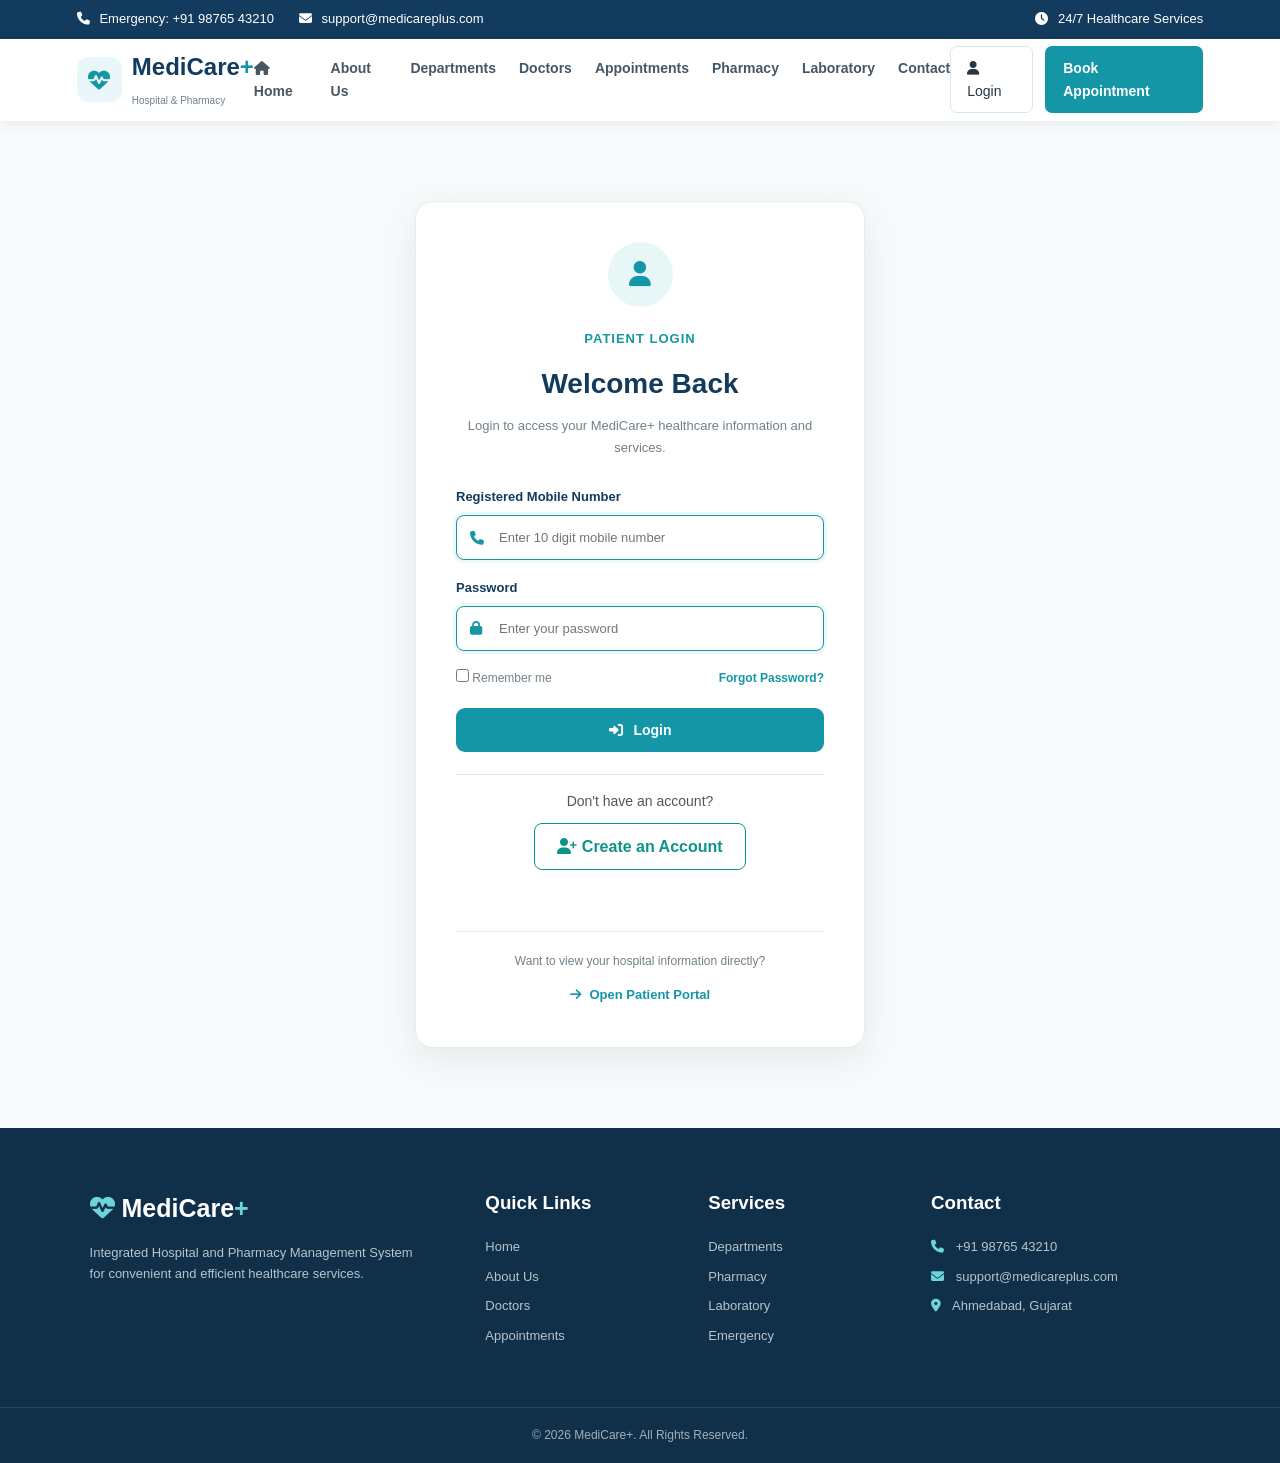
<file: MediCare+/login.html>
<!DOCTYPE html>
<html lang="en">
<head>
    <meta charset="UTF-8">
    <meta name="viewport" content="width=device-width, initial-scale=1.0">
    <title>Login | MediCare+</title>

    <link rel="stylesheet" href="css/style.css">
    <link rel="stylesheet"
          href="https://cdnjs.cloudflare.com/ajax/libs/font-awesome/6.5.2/css/all.min.css">
</head>

<body>

<!-- TOP BAR -->
<div class="top-bar">
    <div class="top-left">
        <span>
            <i class="fa-solid fa-phone"></i>
            Emergency: +91 98765 43210
        </span>

        <span>
            <i class="fa-solid fa-envelope"></i>
            support@medicareplus.com
        </span>
    </div>

    <div class="top-right">
        <span>
            <i class="fa-solid fa-clock"></i>
            24/7 Healthcare Services
        </span>
    </div>
</div>

<!-- NAVIGATION -->
<header class="navbar">

    <div class="logo">
        <div class="logo-icon">
            <i class="fa-solid fa-heart-pulse"></i>
        </div>

        <div>
            <h2>MediCare<span>+</span></h2>
            <small>Hospital & Pharmacy</small>
        </div>
    </div>

    <nav id="navMenu">
        <a href="index.html">
            <i class="fa-solid fa-house"></i> Home
        </a>
        <a href="about.html">About Us</a>
        <a href="departments.html">Departments</a>
        <a href="doctors.html">Doctors</a>
        <a href="appointment.html">Appointments</a>
        <a href="pharmacy.html">Pharmacy</a>
        <a href="laboratory.html">Laboratory</a>
        <a href="contact.html">Contact</a>
    </nav>

    <div class="nav-actions">
        <a href="login.html" class="login-btn">
            <i class="fa-solid fa-user"></i> Login
        </a>

        <a href="appointment.html" class="appointment-btn">
            Book Appointment
        </a>
    </div>

    <button class="menu-btn" id="menuBtn" type="button">
        <i class="fa-solid fa-bars"></i>
    </button>

</header>

<!-- LOGIN SECTION -->
<section class="login-section">

    <div class="login-card">

        <div class="login-icon">
            <i class="fa-solid fa-user"></i>
        </div>

        <span class="section-tag">PATIENT LOGIN</span>

        <h1>Welcome Back</h1>

        <p>
            Login to access your MediCare+ healthcare
            information and services.
        </p>

        <!-- DATABASE-CONNECTED LOGIN FORM -->
        <form id="loginForm" action="login.php" method="POST">

            <div class="login-group">
                <label for="mobile">Registered Mobile Number</label>

                <div class="login-input">
                    <i class="fa-solid fa-phone"></i>

                    <input
                        type="tel"
                        id="mobile"
                        name="mobile"
                        placeholder="Enter 10 digit mobile number"
                        maxlength="10"
                        pattern="[0-9]{10}"
                        inputmode="numeric"
                        autocomplete="tel"
                        required
                    >
                </div>
            </div>

            <div class="login-group">
                <label for="password">Password</label>

                <div class="login-input">
                    <i class="fa-solid fa-lock"></i>

                    <input
                        type="password"
                        id="password"
                        name="password"
                        placeholder="Enter your password"
                        autocomplete="current-password"
                        required
                    >
                </div>
            </div>

            <div class="login-options">
                <label>
                    <input type="checkbox" name="remember">
                    Remember me
                </label>

                <a href="#" id="forgotPassword">
                    Forgot Password?
                </a>
            </div>

            <button type="submit" class="login-submit">
                <i class="fa-solid fa-right-to-bracket"></i>
                Login
            </button>

        </form>

        <!-- REGISTRATION OPTION -->
        <div class="register-link">
            <p>Don't have an account?</p>

            <a href="register.html" class="register-button">
                <i class="fa-solid fa-user-plus"></i>
                Create an Account
            </a>
        </div>

        <!-- LOGIN / REGISTRATION MESSAGES -->
        <p
            id="loginMessage"
            class="login-message"
            aria-live="polite"
            role="status"
        ></p>

        <!-- PATIENT PORTAL LINK -->
        <div class="portal-help">
            <p>Want to view your hospital information directly?</p>

            <a href="patient-portal.html">
                <i class="fa-solid fa-arrow-right"></i>
                Open Patient Portal
            </a>
        </div>

    </div>

</section>

<!-- FOOTER -->
<footer>
    <div class="footer-content">

        <div class="footer-brand">
            <h2>
                <i class="fa-solid fa-heart-pulse"></i>
                MediCare<span>+</span>
            </h2>

            <p>
                Integrated Hospital and Pharmacy Management System
                for convenient and efficient healthcare services.
            </p>
        </div>

        <div class="footer-links">
            <h3>Quick Links</h3>
            <a href="index.html">Home</a>
            <a href="about.html">About Us</a>
            <a href="doctors.html">Doctors</a>
            <a href="appointment.html">Appointments</a>
        </div>

        <div class="footer-links">
            <h3>Services</h3>
            <a href="departments.html">Departments</a>
            <a href="pharmacy.html">Pharmacy</a>
            <a href="laboratory.html">Laboratory</a>
            <a href="emergency.html">Emergency</a>
        </div>

        <div class="footer-contact">
            <h3>Contact</h3>

            <p>
                <i class="fa-solid fa-phone"></i>
                +91 98765 43210
            </p>

            <p>
                <i class="fa-solid fa-envelope"></i>
                support@medicareplus.com
            </p>

            <p>
                <i class="fa-solid fa-location-dot"></i>
                Ahmedabad, Gujarat
            </p>
        </div>

    </div>

    <div class="copyright">
        © 2026 MediCare+. All Rights Reserved.
    </div>
</footer>

<!-- WEBSITE JAVASCRIPT -->
<script src="js/script.js"></script>

<script>
    const forgotPassword =
        document.getElementById("forgotPassword");

    const loginMessage =
        document.getElementById("loginMessage");

    // Display registration success message
    const params = new URLSearchParams(window.location.search);

    if (params.get("registered") === "success") {
        loginMessage.textContent =
            "Registration successful! Please log in with your mobile number and password.";

        loginMessage.className =
            "login-message success-message";

        // Remove the query parameter from the address bar
        window.history.replaceState(
            {},
            document.title,
            window.location.pathname
        );
    }

    // Forgot password message
    forgotPassword.addEventListener("click", function(event) {
        event.preventDefault();

        loginMessage.textContent =
            "Password reset is not configured yet. Please contact MediCare+ support.";

        loginMessage.className = "login-message";
    });
</script>

</body>
</html>
</file>
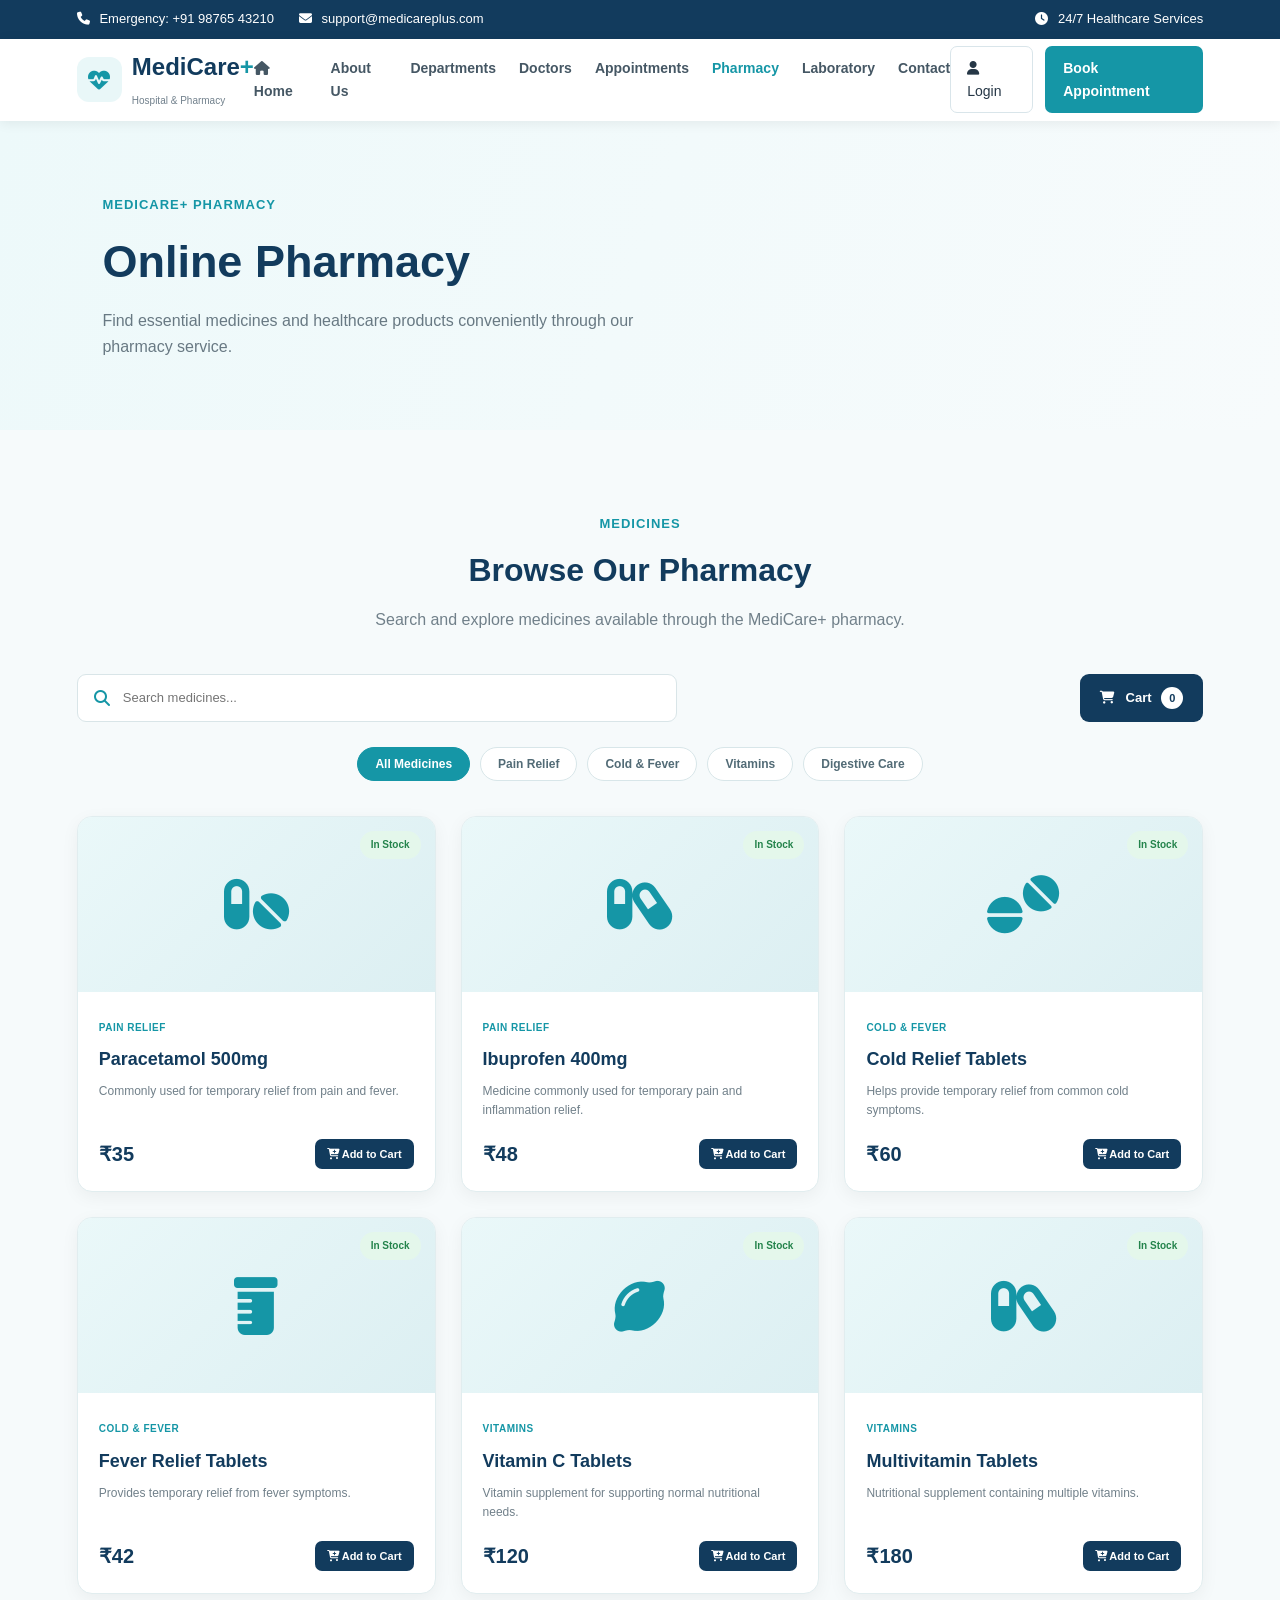
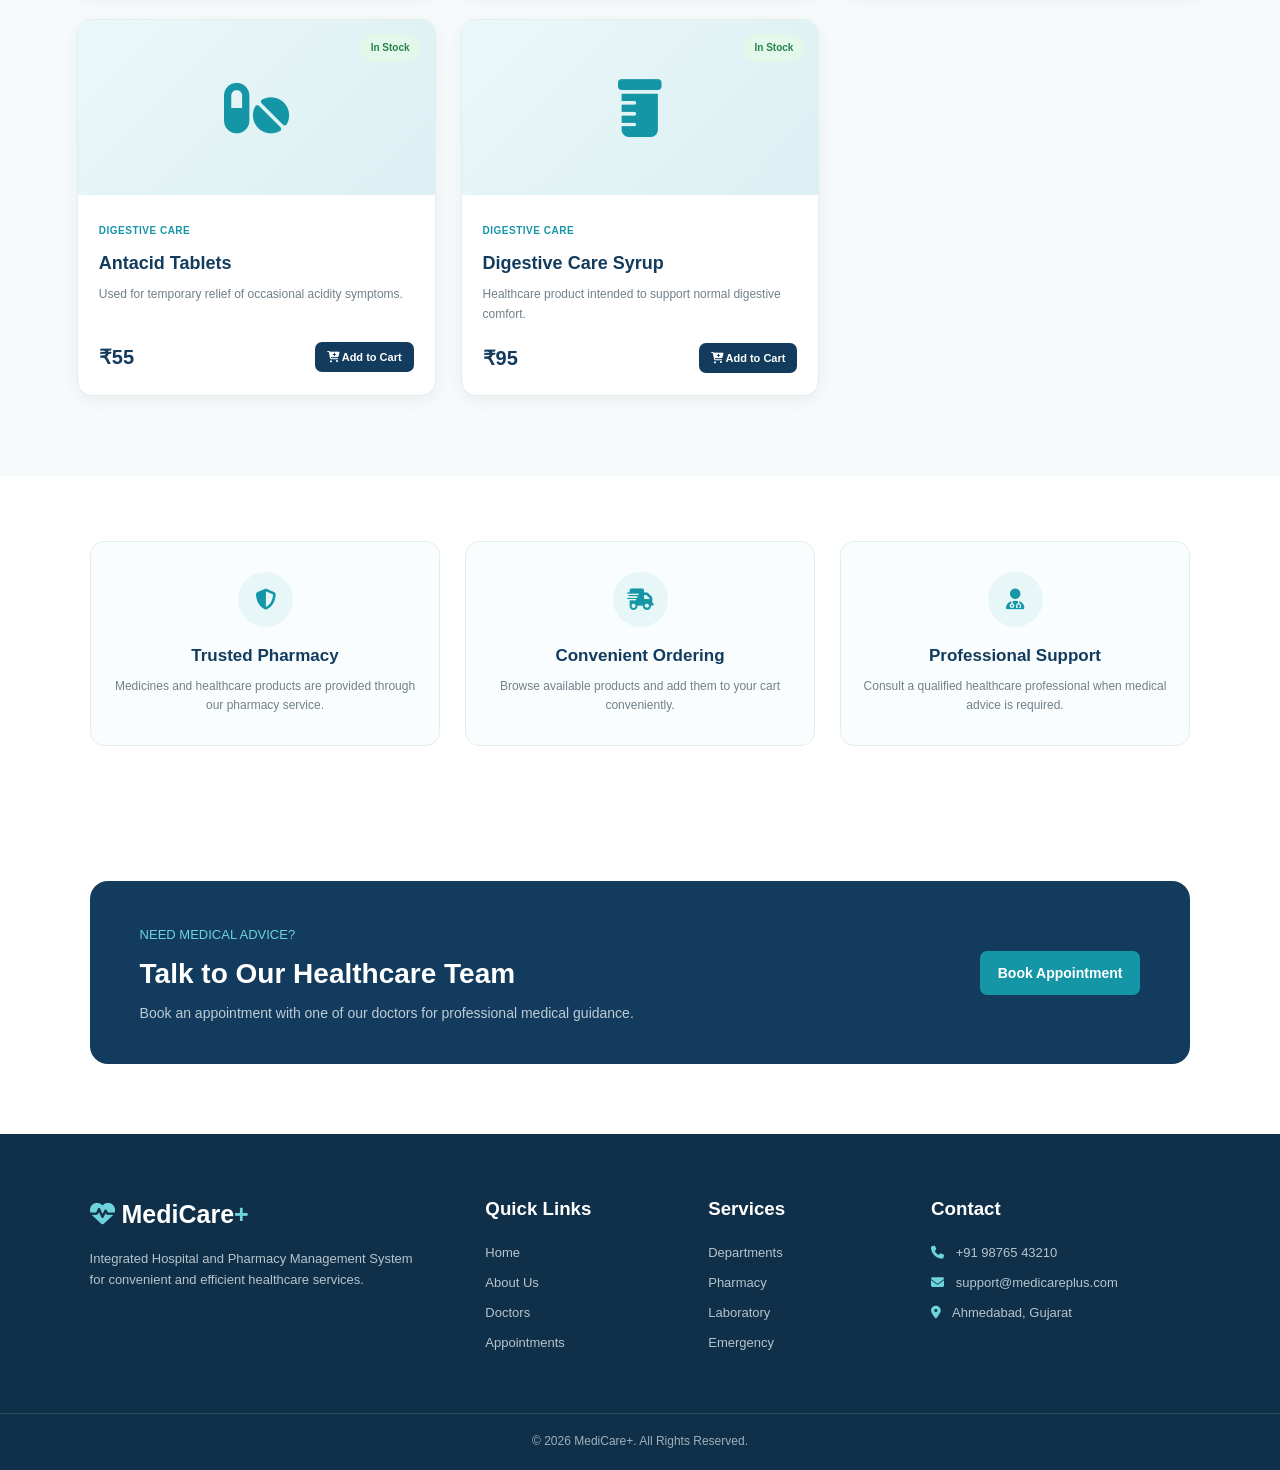
<file: MediCare+/pharmacy.html>
<!DOCTYPE html>
<html lang="en">

<head>

    <meta charset="UTF-8">

    <meta name="viewport"
          content="width=device-width, initial-scale=1.0">

    <title>Pharmacy | MediCare+</title>

    <link rel="stylesheet" href="css/style.css">

    <link rel="stylesheet"
          href="https://cdnjs.cloudflare.com/ajax/libs/font-awesome/6.5.2/css/all.min.css">

</head>

<body>


<!-- ================= TOP BAR ================= -->

<div class="top-bar">

    <div class="top-left">

        <span>
            <i class="fa-solid fa-phone"></i>
            Emergency: +91 98765 43210
        </span>

        <span>
            <i class="fa-solid fa-envelope"></i>
            support@medicareplus.com
        </span>

    </div>

    <div class="top-right">

        <span>
            <i class="fa-solid fa-clock"></i>
            24/7 Healthcare Services
        </span>

    </div>

</div>


<!-- ================= NAVIGATION ================= -->

<header class="navbar">


    <div class="logo">

        <div class="logo-icon">

            <i class="fa-solid fa-heart-pulse"></i>

        </div>

        <div>

            <h2>
                MediCare<span>+</span>
            </h2>

            <small>
                Hospital & Pharmacy
            </small>

        </div>

    </div>


    <nav id="navMenu">

        <a href="index.html">
            <i class="fa-solid fa-house"></i>
            Home
        </a>

        <a href="about.html">
            About Us
        </a>

        <a href="departments.html">
            Departments
        </a>

        <a href="doctors.html">
            Doctors
        </a>

        <a href="appointment.html">
            Appointments
        </a>

        <a href="pharmacy.html" class="active">
            Pharmacy
        </a>

         <a href="laboratory.html">
    Laboratory
</a>

       

        <a href="contact.html">
            Contact
        </a>

    </nav>


    <div class="nav-actions">

        <a href="login.html" class="login-btn">

            <i class="fa-solid fa-user"></i>

            Login

        </a>

        <a href="appointment.html"
           class="appointment-btn">

            Book Appointment

        </a>

    </div>


    <button class="menu-btn" id="menuBtn">

        <i class="fa-solid fa-bars"></i>

    </button>

</header>


<!-- ================= PAGE HERO ================= -->

<section class="page-hero pharmacy-hero">

    <div>

        <span class="section-tag">
            MEDICARE+ PHARMACY
        </span>

        <h1>
            Online Pharmacy
        </h1>

        <p>
            Find essential medicines and healthcare
            products conveniently through our pharmacy service.
        </p>

    </div>

</section>


<!-- ================= PHARMACY ================= -->

<section class="pharmacy-page">


    <!-- HEADING -->

    <div class="section-heading">

        <span class="section-tag">
            MEDICINES
        </span>

        <h2>
            Browse Our Pharmacy
        </h2>

        <p>
            Search and explore medicines available through
            the MediCare+ pharmacy.
        </p>

    </div>


    <!-- SEARCH AND CART -->

    <div class="pharmacy-toolbar">


        <div class="medicine-search">

            <i class="fa-solid fa-magnifying-glass"></i>

            <input
                type="text"
                id="medicineSearch"
                placeholder="Search medicines..."
            >

        </div>


        <button class="cart-button"
                id="cartButton">

            <i class="fa-solid fa-cart-shopping"></i>

            Cart

            <span id="cartCount">
                0
            </span>

        </button>

    </div>


    <!-- CATEGORIES -->

    <div class="medicine-categories">

        <button class="category-btn active"
                data-category="all">

            All Medicines

        </button>

        <button class="category-btn"
                data-category="pain">

            Pain Relief

        </button>

        <button class="category-btn"
                data-category="cold">

            Cold & Fever

        </button>

        <button class="category-btn"
                data-category="vitamins">

            Vitamins

        </button>

        <button class="category-btn"
                data-category="digestive">

            Digestive Care

        </button>

    </div>


    <!-- MEDICINE GRID -->

    <div class="medicine-grid"
         id="medicineGrid">


        <!-- 1 -->

        <div class="medicine-card"
             data-category="pain"
             data-name="Paracetamol 500mg">

            <div class="medicine-image">

                <i class="fa-solid fa-pills"></i>

                <span class="stock-badge">
                    In Stock
                </span>

            </div>

            <div class="medicine-content">

                <span class="medicine-category">
                    Pain Relief
                </span>

                <h3>
                    Paracetamol 500mg
                </h3>

                <p>
                    Commonly used for temporary relief
                    from pain and fever.
                </p>

                <div class="medicine-bottom">

                    <strong>
                        ₹35
                    </strong>

                    <button class="add-cart"
                            data-name="Paracetamol 500mg"
                            data-price="35">

                        <i class="fa-solid fa-cart-plus"></i>

                        Add to Cart

                    </button>

                </div>

            </div>

        </div>


        <!-- 2 -->

        <div class="medicine-card"
             data-category="pain"
             data-name="Ibuprofen 400mg">

            <div class="medicine-image">

                <i class="fa-solid fa-capsules"></i>

                <span class="stock-badge">
                    In Stock
                </span>

            </div>

            <div class="medicine-content">

                <span class="medicine-category">
                    Pain Relief
                </span>

                <h3>
                    Ibuprofen 400mg
                </h3>

                <p>
                    Medicine commonly used for temporary
                    pain and inflammation relief.
                </p>

                <div class="medicine-bottom">

                    <strong>
                        ₹48
                    </strong>

                    <button class="add-cart"
                            data-name="Ibuprofen 400mg"
                            data-price="48">

                        <i class="fa-solid fa-cart-plus"></i>

                        Add to Cart

                    </button>

                </div>

            </div>

        </div>


        <!-- 3 -->

        <div class="medicine-card"
             data-category="cold"
             data-name="Cold Relief Tablets">

            <div class="medicine-image">

                <i class="fa-solid fa-tablets"></i>

                <span class="stock-badge">
                    In Stock
                </span>

            </div>

            <div class="medicine-content">

                <span class="medicine-category">
                    Cold & Fever
                </span>

                <h3>
                    Cold Relief Tablets
                </h3>

                <p>
                    Helps provide temporary relief from
                    common cold symptoms.
                </p>

                <div class="medicine-bottom">

                    <strong>
                        ₹60
                    </strong>

                    <button class="add-cart"
                            data-name="Cold Relief Tablets"
                            data-price="60">

                        <i class="fa-solid fa-cart-plus"></i>

                        Add to Cart

                    </button>

                </div>

            </div>

        </div>


        <!-- 4 -->

        <div class="medicine-card"
             data-category="cold"
             data-name="Fever Relief Tablets">

            <div class="medicine-image">

                <i class="fa-solid fa-prescription-bottle"></i>

                <span class="stock-badge">
                    In Stock
                </span>

            </div>

            <div class="medicine-content">

                <span class="medicine-category">
                    Cold & Fever
                </span>

                <h3>
                    Fever Relief Tablets
                </h3>

                <p>
                    Provides temporary relief from
                    fever symptoms.
                </p>

                <div class="medicine-bottom">

                    <strong>
                        ₹42
                    </strong>

                    <button class="add-cart"
                            data-name="Fever Relief Tablets"
                            data-price="42">

                        <i class="fa-solid fa-cart-plus"></i>

                        Add to Cart

                    </button>

                </div>

            </div>

        </div>


        <!-- 5 -->

        <div class="medicine-card"
             data-category="vitamins"
             data-name="Vitamin C Tablets">

            <div class="medicine-image">

                <i class="fa-solid fa-lemon"></i>

                <span class="stock-badge">
                    In Stock
                </span>

            </div>

            <div class="medicine-content">

                <span class="medicine-category">
                    Vitamins
                </span>

                <h3>
                    Vitamin C Tablets
                </h3>

                <p>
                    Vitamin supplement for supporting
                    normal nutritional needs.
                </p>

                <div class="medicine-bottom">

                    <strong>
                        ₹120
                    </strong>

                    <button class="add-cart"
                            data-name="Vitamin C Tablets"
                            data-price="120">

                        <i class="fa-solid fa-cart-plus"></i>

                        Add to Cart

                    </button>

                </div>

            </div>

        </div>


        <!-- 6 -->

        <div class="medicine-card"
             data-category="vitamins"
             data-name="Multivitamin Tablets">

            <div class="medicine-image">

                <i class="fa-solid fa-capsules"></i>

                <span class="stock-badge">
                    In Stock
                </span>

            </div>

            <div class="medicine-content">

                <span class="medicine-category">
                    Vitamins
                </span>

                <h3>
                    Multivitamin Tablets
                </h3>

                <p>
                    Nutritional supplement containing
                    multiple vitamins.
                </p>

                <div class="medicine-bottom">

                    <strong>
                        ₹180
                    </strong>

                    <button class="add-cart"
                            data-name="Multivitamin Tablets"
                            data-price="180">

                        <i class="fa-solid fa-cart-plus"></i>

                        Add to Cart

                    </button>

                </div>

            </div>

        </div>


        <!-- 7 -->

        <div class="medicine-card"
             data-category="digestive"
             data-name="Antacid Tablets">

            <div class="medicine-image">

                <i class="fa-solid fa-pills"></i>

                <span class="stock-badge">
                    In Stock
                </span>

            </div>

            <div class="medicine-content">

                <span class="medicine-category">
                    Digestive Care
                </span>

                <h3>
                    Antacid Tablets
                </h3>

                <p>
                    Used for temporary relief of
                    occasional acidity symptoms.
                </p>

                <div class="medicine-bottom">

                    <strong>
                        ₹55
                    </strong>

                    <button class="add-cart"
                            data-name="Antacid Tablets"
                            data-price="55">

                        <i class="fa-solid fa-cart-plus"></i>

                        Add to Cart

                    </button>

                </div>

            </div>

        </div>


        <!-- 8 -->

        <div class="medicine-card"
             data-category="digestive"
             data-name="Digestive Care Syrup">

            <div class="medicine-image">

                <i class="fa-solid fa-prescription-bottle"></i>

                <span class="stock-badge">
                    In Stock
                </span>

            </div>

            <div class="medicine-content">

                <span class="medicine-category">
                    Digestive Care
                </span>

                <h3>
                    Digestive Care Syrup
                </h3>

                <p>
                    Healthcare product intended to support
                    normal digestive comfort.
                </p>

                <div class="medicine-bottom">

                    <strong>
                        ₹95
                    </strong>

                    <button class="add-cart"
                            data-name="Digestive Care Syrup"
                            data-price="95">

                        <i class="fa-solid fa-cart-plus"></i>

                        Add to Cart

                    </button>

                </div>

            </div>

        </div>


    </div>

</section>


<!-- ================= CART MODAL ================= -->

<div class="cart-modal"
     id="cartModal">


    <div class="cart-overlay"
         id="cartOverlay">
    </div>


    <div class="cart-box">


        <div class="cart-header">

            <h2>
                <i class="fa-solid fa-cart-shopping"></i>
                Your Cart
            </h2>

            <button id="closeCart"
                    class="close-cart">

                <i class="fa-solid fa-xmark"></i>

            </button>

        </div>


        <div class="cart-items"
             id="cartItems">

            <!-- Items appear here using JavaScript -->

        </div>


        <div class="cart-empty"
             id="cartEmpty">

            <i class="fa-solid fa-cart-shopping"></i>

            <h3>
                Your cart is empty
            </h3>

            <p>
                Add medicines to your cart to continue.
            </p>

        </div>


        <div class="cart-footer"
             id="cartFooter">


            <div class="cart-total">

                <span>
                    Total
                </span>

                <strong id="cartTotal">
                    ₹0
                </strong>

            </div>


            <div class="cart-actions">

                <button id="clearCart"
                        class="clear-cart">

                    Clear Cart

                </button>

                <button id="checkoutButton"
                        class="checkout-button">

                    Proceed to Order

                </button>

            </div>

        </div>

    </div>

</div>


<!-- ================= PHARMACY INFORMATION ================= -->

<section class="pharmacy-info-section">

    <div class="pharmacy-info-container">


        <div class="pharmacy-info-card">

            <i class="fa-solid fa-shield-halved"></i>

            <h3>
                Trusted Pharmacy
            </h3>

            <p>
                Medicines and healthcare products are
                provided through our pharmacy service.
            </p>

        </div>


        <div class="pharmacy-info-card">

            <i class="fa-solid fa-truck-fast"></i>

            <h3>
                Convenient Ordering
            </h3>

            <p>
                Browse available products and add them
                to your cart conveniently.
            </p>

        </div>


        <div class="pharmacy-info-card">

            <i class="fa-solid fa-user-doctor"></i>

            <h3>
                Professional Support
            </h3>

            <p>
                Consult a qualified healthcare professional
                when medical advice is required.
            </p>

        </div>


    </div>

</section>


<!-- ================= CTA ================= -->

<section class="cta">

    <div>

        <span>
            NEED MEDICAL ADVICE?
        </span>

        <h2>
            Talk to Our Healthcare Team
        </h2>

        <p>
            Book an appointment with one of our doctors
            for professional medical guidance.
        </p>

    </div>

    <a href="appointment.html"
       class="appointment-btn">

        Book Appointment

    </a>

</section>


<!-- ================= FOOTER ================= -->

<footer>

    <div class="footer-content">


        <div class="footer-brand">

            <h2>

                <i class="fa-solid fa-heart-pulse"></i>

                MediCare<span>+</span>

            </h2>

            <p>
                Integrated Hospital and Pharmacy Management
                System for convenient and efficient healthcare
                services.
            </p>

        </div>


        <div class="footer-links">

            <h3>
                Quick Links
            </h3>

            <a href="index.html">
                Home
            </a>

            <a href="about.html">
                About Us
            </a>

            <a href="doctors.html">
                Doctors
            </a>

            <a href="appointment.html">
                Appointments
            </a>

        </div>


        <div class="footer-links">

            <h3>
                Services
            </h3>

            <a href="departments.html">
                Departments
            </a>

            <a href="pharmacy.html">
                Pharmacy
            </a>

            <a href="laboratory.html">
                Laboratory
            </a>

            <a href="emergency.html">
                Emergency
            </a>

        </div>


        <div class="footer-contact">

            <h3>
                Contact
            </h3>

            <p>
                <i class="fa-solid fa-phone"></i>
                +91 98765 43210
            </p>

            <p>
                <i class="fa-solid fa-envelope"></i>
                support@medicareplus.com
            </p>

            <p>
                <i class="fa-solid fa-location-dot"></i>
                Ahmedabad, Gujarat
            </p>

        </div>

    </div>


    <div class="copyright">

        © 2026 MediCare+. All Rights Reserved.

    </div>

</footer>


<!-- MAIN JAVASCRIPT -->


<script src="js/script.js"></script>
</body>

</html>
</file>
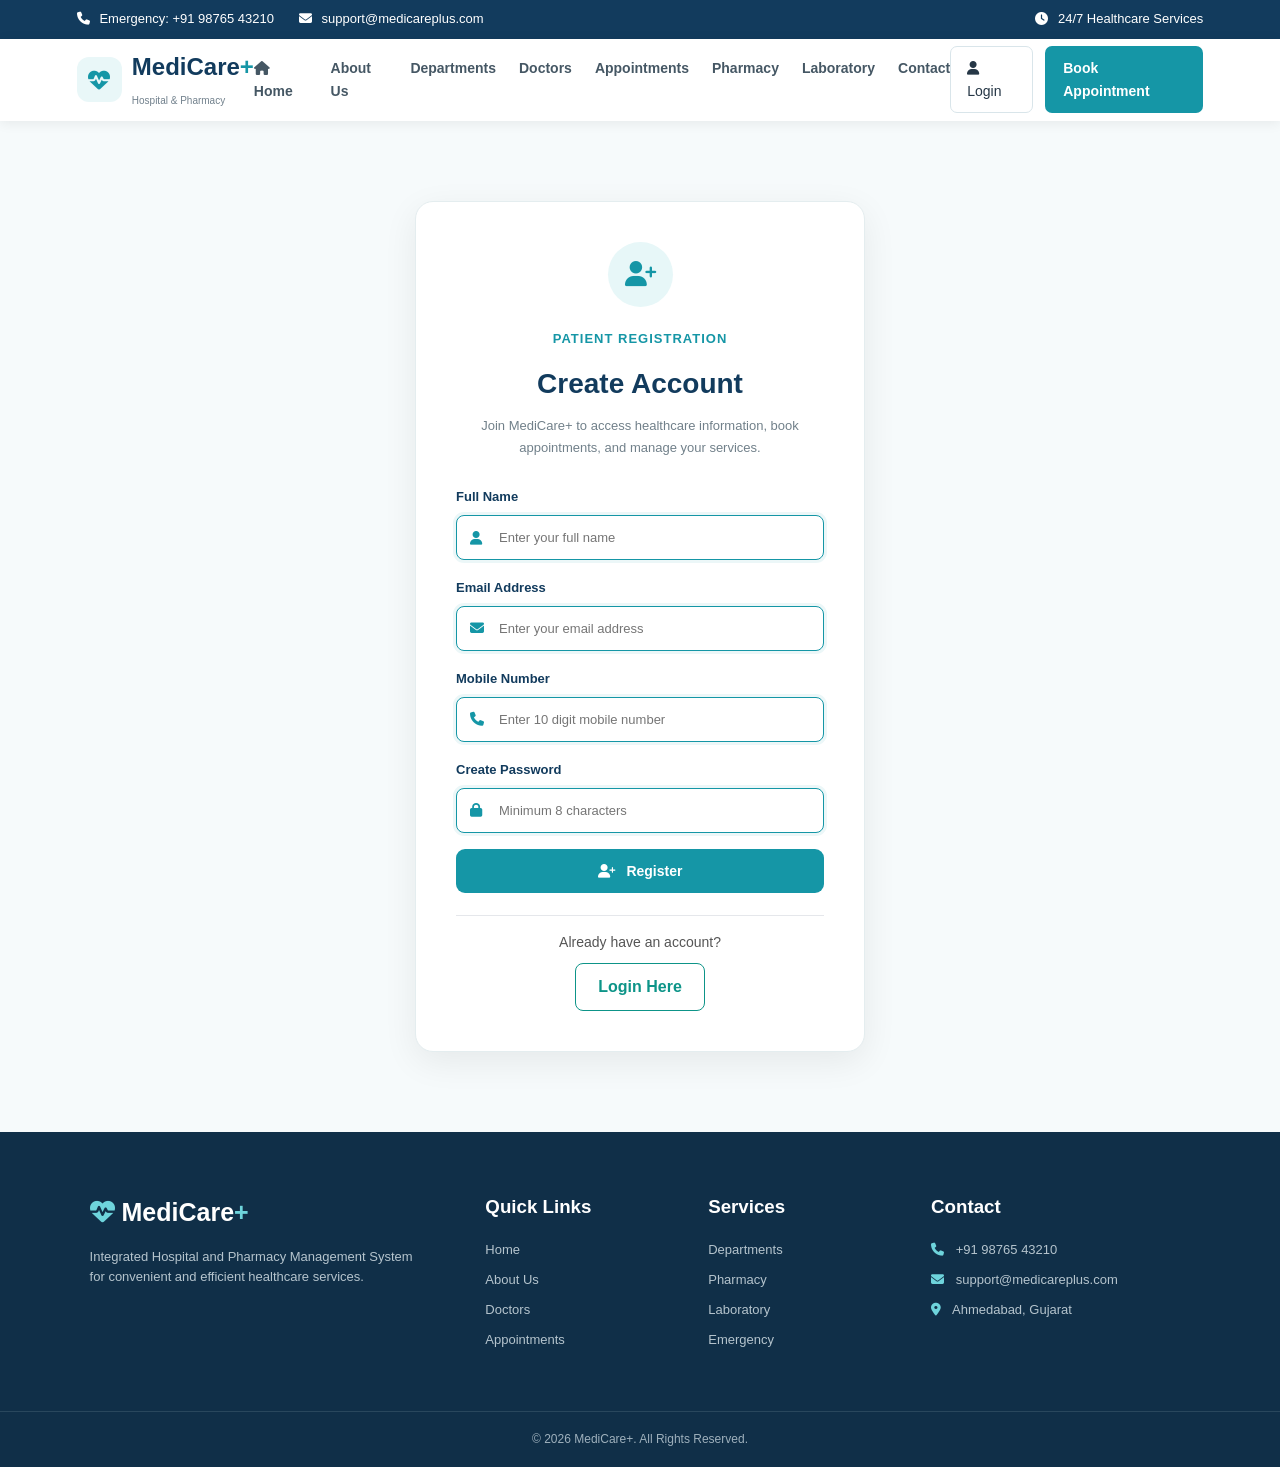
<file: MediCare+/register.html>
<!DOCTYPE html>
<html lang="en">
<head>
    <meta charset="UTF-8">
    <meta name="viewport" content="width=device-width, initial-scale=1.0">
    <title>Register | MediCare+</title>

    <link rel="stylesheet" href="css/style.css">
    <link rel="stylesheet"
          href="https://cdnjs.cloudflare.com/ajax/libs/font-awesome/6.5.2/css/all.min.css">
</head>

<body>

<!-- TOP BAR -->
<div class="top-bar">
    <div class="top-left">
        <span>
            <i class="fa-solid fa-phone"></i>
            Emergency: +91 98765 43210
        </span>
        <span>
            <i class="fa-solid fa-envelope"></i>
            support@medicareplus.com
        </span>
    </div>

    <div class="top-right">
        <span>
            <i class="fa-solid fa-clock"></i>
            24/7 Healthcare Services
        </span>
    </div>
</div>

<!-- NAVIGATION -->
<header class="navbar">

    <div class="logo">
        <div class="logo-icon">
            <i class="fa-solid fa-heart-pulse"></i>
        </div>

        <div>
            <h2>MediCare<span>+</span></h2>
            <small>Hospital & Pharmacy</small>
        </div>
    </div>

    <nav id="navMenu">
        <a href="index.html">
            <i class="fa-solid fa-house"></i> Home
        </a>
        <a href="about.html">About Us</a>
        <a href="departments.html">Departments</a>
        <a href="doctors.html">Doctors</a>
        <a href="appointment.html">Appointments</a>
        <a href="pharmacy.html">Pharmacy</a>
        <a href="laboratory.html">Laboratory</a>
        <a href="contact.html">Contact</a>
    </nav>

    <div class="nav-actions">
        <a href="login.html" class="login-btn">
            <i class="fa-solid fa-user"></i> Login
        </a>

        <a href="appointment.html" class="appointment-btn">
            Book Appointment
        </a>
    </div>

    <button class="menu-btn" id="menuBtn" type="button">
        <i class="fa-solid fa-bars"></i>
    </button>

</header>

<!-- REGISTRATION SECTION -->
<section class="login-section">

    <div class="login-card">

        <div class="login-icon">
            <i class="fa-solid fa-user-plus"></i>
        </div>

        <span class="section-tag">PATIENT REGISTRATION</span>

        <h1>Create Account</h1>

        <p>
            Join MediCare+ to access healthcare information,
            book appointments, and manage your services.
        </p>

        <!-- REGISTRATION FORM -->
        <form id="registerForm" action="register.php" method="POST">

            <div class="login-group">
                <label for="name">Full Name</label>

                <div class="login-input">
                    <i class="fa-solid fa-user"></i>

                    <input
                        type="text"
                        id="name"
                        name="name"
                        placeholder="Enter your full name"
                        maxlength="100"
                        autocomplete="name"
                        required
                    >
                </div>
            </div>

            <div class="login-group">
                <label for="email">Email Address</label>

                <div class="login-input">
                    <i class="fa-solid fa-envelope"></i>

                    <input
                        type="email"
                        id="email"
                        name="email"
                        placeholder="Enter your email address"
                        maxlength="150"
                        autocomplete="email"
                        required
                    >
                </div>
            </div>

            <div class="login-group">
                <label for="mobile">Mobile Number</label>

                <div class="login-input">
                    <i class="fa-solid fa-phone"></i>

                    <input
                        type="tel"
                        id="mobile"
                        name="mobile"
                        placeholder="Enter 10 digit mobile number"
                        maxlength="10"
                        pattern="[0-9]{10}"
                        inputmode="numeric"
                        autocomplete="tel"
                        required
                    >
                </div>
            </div>

            <div class="login-group">
                <label for="password">Create Password</label>

                <div class="login-input">
                    <i class="fa-solid fa-lock"></i>

                    <input
                        type="password"
                        id="password"
                        name="password"
                        placeholder="Minimum 8 characters"
                        minlength="8"
                        autocomplete="new-password"
                        required
                    >
                </div>
            </div>

            <button type="submit" class="login-submit">
                <i class="fa-solid fa-user-plus"></i>
                Register
            </button>

        </form>

        <!-- LOGIN LINK -->
        <div class="register-link">
            <p>Already have an account?</p>

            <a href="login.html" class="register-button">
                Login Here
            </a>
        </div>

    </div>

</section>

<!-- FOOTER -->
<footer>
    <div class="footer-content">

        <div class="footer-brand">
            <h2>
                <i class="fa-solid fa-heart-pulse"></i>
                MediCare<span>+</span>
            </h2>

            <p>
                Integrated Hospital and Pharmacy Management System
                for convenient and efficient healthcare services.
            </p>
        </div>

        <div class="footer-links">
            <h3>Quick Links</h3>
            <a href="index.html">Home</a>
            <a href="about.html">About Us</a>
            <a href="doctors.html">Doctors</a>
            <a href="appointment.html">Appointments</a>
        </div>

        <div class="footer-links">
            <h3>Services</h3>
            <a href="departments.html">Departments</a>
            <a href="pharmacy.html">Pharmacy</a>
            <a href="laboratory.html">Laboratory</a>
            <a href="emergency.html">Emergency</a>
        </div>

        <div class="footer-contact">
            <h3>Contact</h3>
            <p>
                <i class="fa-solid fa-phone"></i>
                +91 98765 43210
            </p>
            <p>
                <i class="fa-solid fa-envelope"></i>
                support@medicareplus.com
            </p>
            <p>
                <i class="fa-solid fa-location-dot"></i>
                Ahmedabad, Gujarat
            </p>
        </div>

    </div>

    <div class="copyright">
        © 2026 MediCare+. All Rights Reserved.
    </div>
</footer>

<script src="js/script.js"></script>

</body>
</html>
</file>
<file: MediCare+/css/style.css>
/* =========================================
   MEDICARE+ WEBSITE
   MAIN CSS
   ========================================= */


/* =========================================
   1. BASIC SETTINGS
   ========================================= */

* {
    margin: 0;
    padding: 0;
    box-sizing: border-box;
}

html {
    scroll-behavior: smooth;
}

body {
    font-family: Arial, Helvetica, sans-serif;
    color: #263746;
    background: #ffffff;
    line-height: 1.6;
}

a {
    text-decoration: none;
    color: inherit;
}

button {
    font-family: inherit;
}


/* =========================================
   2. TOP BAR
   ========================================= */

.top-bar {
    background: #123b5d;
    color: white;

    padding: 9px 6%;

    display: flex;
    justify-content: space-between;
    align-items: center;

    font-size: 13px;
}

.top-left {
    display: flex;
    gap: 25px;
}

.top-bar i {
    margin-right: 6px;
}


/* =========================================
   3. NAVIGATION BAR
   ========================================= */

.navbar {
    height: 82px;

    padding: 0 6%;

    display: flex;
    align-items: center;
    justify-content: space-between;

    background: white;

    box-shadow: 0 2px 12px rgba(0, 0, 0, 0.07);

    position: sticky;
    top: 0;

    z-index: 1000;
}


/* LOGO */

.logo {
    display: flex;
    align-items: center;
    gap: 10px;
}

.logo-icon {
    width: 45px;
    height: 45px;

    border-radius: 12px;

    background: #e9f7f8;
    color: #1596a6;

    display: flex;
    align-items: center;
    justify-content: center;

    font-size: 22px;
}

.logo h2 {
    color: #123b5d;
    font-size: 24px;
}

.logo h2 span {
    color: #1596a6;
}

.logo small {
    color: #71808c;
    font-size: 10px;
}


/* NAVIGATION LINKS */

nav {
    display: flex;
    gap: 23px;
}

nav a {
    color: #455764;

    font-size: 14px;
    font-weight: 600;

    transition: 0.3s;
}

nav a:hover,
nav a.active {
    color: #1596a6;
}


/* NAVIGATION BUTTONS */

.nav-actions {
    display: flex;
    align-items: center;
    gap: 12px;
}

.login-btn {
    border: 1px solid #d9e5ea;

    padding: 10px 16px;

    border-radius: 7px;

    font-size: 14px;
}

.login-btn:hover {
    border-color: #1596a6;
    color: #1596a6;
}

.appointment-btn,
.primary-btn {
    background: #1596a6;

    color: white;

    padding: 11px 18px;

    border-radius: 7px;

    font-size: 14px;

    font-weight: bold;

    transition: 0.3s;
}

.appointment-btn:hover,
.primary-btn:hover {
    background: #117e8b;
}


/* MOBILE MENU BUTTON */

.menu-btn {
    display: none;

    background: none;

    border: none;

    font-size: 24px;

    color: #123b5d;

    cursor: pointer;
}


/* =========================================
   4. HERO SECTION
   ========================================= */

.hero {
    min-height: 570px;

    padding: 75px 7%;

    display: flex;

    align-items: center;

    background: linear-gradient(
        110deg,
        #edf9fa,
        #f8fcfd
    );

    gap: 50px;
}


/* HERO CONTENT */

.hero-content {
    width: 55%;
}

.hero-tag {
    color: #1596a6;

    font-size: 13px;

    font-weight: bold;

    letter-spacing: 1px;
}

.hero h1 {
    margin-top: 16px;

    font-size: 55px;

    line-height: 1.12;

    color: #123b5d;
}

.hero h1 span {
    color: #1596a6;

    display: block;
}

.hero p {
    margin: 22px 0;

    max-width: 570px;

    color: #657681;

    font-size: 17px;
}


/* HERO BUTTONS */

.hero-buttons {
    display: flex;

    gap: 12px;

    margin: 28px 0;
}

.secondary-btn {
    border: 1px solid #1596a6;

    color: #1596a6;

    padding: 11px 18px;

    border-radius: 7px;

    font-weight: bold;

    font-size: 14px;

    transition: 0.3s;
}

.secondary-btn:hover {
    background: #1596a6;

    color: white;
}


/* HERO FEATURES */

.hero-features {
    display: flex;

    gap: 30px;

    margin-top: 30px;
}

.hero-features div {
    display: flex;

    align-items: center;

    gap: 8px;

    color: #526572;

    font-size: 13px;
}

.hero-features i {
    color: #1596a6;

    font-size: 19px;
}


/* HERO IMAGE */

.hero-image {
    width: 45%;

    height: 400px;

    border-radius: 25px;

    background:
        linear-gradient(
            rgba(21, 150, 166, 0.08),
            rgba(18, 59, 93, 0.1)
        ),
        url("../images/hospital.jpg")
        center/cover;

    position: relative;

    overflow: hidden;
}


/* DOCTOR INFORMATION CARD */

.doctor-card {
    position: absolute;

    bottom: 25px;

    left: 25px;

    right: 25px;

    background: white;

    border-radius: 12px;

    padding: 15px;

    display: flex;

    align-items: center;

    gap: 13px;

    box-shadow:
        0 8px 25px rgba(0, 0, 0, 0.12);
}

.doctor-icon {
    width: 48px;
    height: 48px;

    border-radius: 50%;

    background: #e8f7f8;

    color: #1596a6;

    display: flex;

    align-items: center;
    justify-content: center;

    font-size: 22px;
}

.doctor-card strong {
    color: #123b5d;
}

.doctor-card p {
    margin: 0;

    font-size: 12px;

    color: #768590;
}


/* =========================================
   5. QUICK SERVICES
   ========================================= */

.quick-services {
    width: 86%;

    margin: -45px auto 70px;

    position: relative;

    display: grid;

    grid-template-columns:
        repeat(4, 1fr);

    gap: 15px;
}

.service-card {
    background: white;

    padding: 22px 17px;

    display: flex;

    align-items: center;

    gap: 12px;

    border-radius: 10px;

    box-shadow:
        0 8px 30px rgba(0, 0, 0, 0.09);

    transition: 0.3s;
}

.service-card:hover {
    transform: translateY(-5px);
}

.service-icon {
    min-width: 45px;

    height: 45px;

    border-radius: 10px;

    background: #eaf8f9;

    color: #1596a6;

    display: flex;

    align-items: center;

    justify-content: center;
}

.service-card h3 {
    color: #123b5d;

    font-size: 14px;
}

.service-card p {
    color: #83909a;

    font-size: 11px;
}

.service-card > a {
    margin-left: auto;

    color: #1596a6;
}

.service-card.emergency .service-icon {
    color: #d64a4a;

    background: #fff0f0;
}


/* =========================================
   6. ABOUT SECTION
   ========================================= */

.about-preview {
    padding: 70px 8%;

    display: flex;

    align-items: center;

    gap: 80px;
}


/* ABOUT IMAGE */

.about-image {
    width: 45%;

    height: 390px;

    border-radius: 20px;

    background:
        linear-gradient(
            rgba(18, 59, 93, 0.1),
            rgba(18, 59, 93, 0.1)
        ),
        url("../images/about-hospital.jpg")
        center/cover;

    position: relative;

    overflow: hidden;
}


/* EXPERIENCE CARD */

.experience-card {
    position: absolute;

    bottom: 25px;

    right: -5px;

    background: #1596a6;

    color: white;

    padding: 18px 25px;

    border-radius: 12px;

    display: flex;

    flex-direction: column;

    box-shadow:
        0 8px 20px rgba(0, 0, 0, 0.15);
}

.experience-card strong {
    font-size: 28px;
}

.experience-card span {
    font-size: 12px;
}


/* ABOUT CONTENT */

.about-content {
    width: 55%;
}

.section-tag {
    color: #1596a6;

    font-size: 13px;

    font-weight: bold;

    letter-spacing: 1px;
}

.about-content h2 {
    color: #123b5d;

    font-size: 37px;

    line-height: 1.2;

    margin: 12px 0 18px;
}

.about-content h2 span {
    color: #1596a6;
}

.about-content > p {
    color: #6d7c86;

    font-size: 15px;
}


/* ABOUT POINTS */

.about-points {
    margin: 22px 0;
}

.about-points div {
    margin: 10px 0;

    display: flex;

    gap: 10px;

    font-size: 14px;
}

.about-points i {
    color: #1596a6;
}

.read-more {
    color: #1596a6;

    font-weight: bold;
}


/* =========================================
   7. DEPARTMENTS
   ========================================= */

.departments {
    padding: 80px 7%;

    background: #f6fafb;
}

.section-heading {
    text-align: center;

    max-width: 650px;

    margin: 0 auto 40px;
}

.section-heading h2 {
    color: #123b5d;

    font-size: 35px;

    margin: 8px 0;
}

.section-heading p {
    color: #75838c;
}


/* DEPARTMENT GRID */

.department-grid {
    display: grid;

    grid-template-columns:
        repeat(3, 1fr);

    gap: 20px;
}


/* DEPARTMENT CARD */

.department-card {
    background: white;

    padding: 27px;

    border-radius: 12px;

    border: 1px solid #e6eef1;

    transition: 0.3s;
}

.department-card:hover {
    transform: translateY(-5px);

    box-shadow:
        0 10px 25px rgba(0, 0, 0, 0.08);
}

.department-card i {
    font-size: 28px;

    color: #1596a6;
}

.department-card h3 {
    color: #123b5d;

    margin: 13px 0 5px;
}

.department-card p {
    color: #7b8992;

    font-size: 13px;
}

.department-card a {
    display: inline-block;

    margin-top: 15px;

    color: #1596a6;

    font-size: 13px;

    font-weight: bold;
}


/* =========================================
   8. CALL TO ACTION
   ========================================= */

.cta {
    margin: 70px 7%;

    padding: 40px 50px;

    border-radius: 18px;

    background: #123b5d;

    color: white;

    display: flex;

    justify-content: space-between;

    align-items: center;

    gap: 30px;
}

.cta span {
    color: #6ed4dc;

    font-size: 13px;
}

.cta h2 {
    font-size: 28px;

    margin: 5px 0;
}

.cta p {
    color: #bdccd5;

    font-size: 14px;
}


/* =========================================
   9. FOOTER
   ========================================= */

footer {
    background: #102f48;

    color: white;
}

.footer-content {
    padding: 60px 7%;

    display: grid;

    grid-template-columns:
        2fr 1fr 1fr 1.5fr;

    gap: 50px;
}


/* FOOTER BRAND */

.footer-brand h2 {
    font-size: 25px;
}

.footer-brand h2 i {
    color: #6ed4dc;
}

.footer-brand h2 span {
    color: #6ed4dc;
}

.footer-brand > p {
    margin-top: 15px;

    color: #b5c4cd;

    font-size: 13px;

    max-width: 330px;
}


/* FOOTER LINKS */

.footer-links,
.footer-contact {
    display: flex;

    flex-direction: column;

    gap: 9px;
}

.footer-links h3,
.footer-contact h3 {
    margin-bottom: 10px;
}

.footer-links a,
.footer-contact p {
    color: #b5c4cd;

    font-size: 13px;
}

.footer-links a:hover {
    color: #6ed4dc;
}

.footer-contact i {
    margin-right: 8px;

    color: #6ed4dc;
}


/* COPYRIGHT */

.copyright {
    text-align: center;

    border-top: 1px solid #29475d;

    padding: 18px;

    color: #9eb0bc;

    font-size: 12px;
}


/* =========================================
   10. TABLET RESPONSIVE DESIGN
   ========================================= */

@media (max-width: 1100px) {

    nav {
        gap: 12px;
    }

    .nav-actions .appointment-btn {
        display: none;
    }

}


/* =========================================
   11. MOBILE / TABLET
   ========================================= */

@media (max-width: 900px) {

    .top-right {
        display: none;
    }

    .top-left {
        justify-content: center;

        width: 100%;
    }


    /* MOBILE NAVIGATION */

    nav {
        display: none;

        position: absolute;

        top: 82px;

        left: 0;

        right: 0;

        background: white;

        flex-direction: column;

        padding: 20px 6%;

        box-shadow:
            0 10px 20px rgba(0, 0, 0, 0.08);
    }

    nav.show {
        display: flex;
    }

    .menu-btn {
        display: block;
    }


    /* HERO */

    .hero {
        flex-direction: column;

        gap: 40px;
    }

    .hero-content,
    .hero-image {
        width: 100%;
    }


    /* SERVICES */

    .quick-services {
        grid-template-columns:
            repeat(2, 1fr);
    }


    /* ABOUT */

    .about-preview {
        flex-direction: column;
    }

    .about-image,
    .about-image {
    width: 45%;
    height: 390px;

    border-radius: 20px;

    background:
        linear-gradient(
            rgba(18, 59, 93, 0.1),
            rgba(18, 59, 93, 0.1)
        ),
        url("../images/laboratory.jpg")
        center/cover;

    position: relative;
    overflow: hidden;
}
}


/* =========================================
   12. MOBILE
   ========================================= */

@media (max-width: 600px) {

    .top-bar {
        display: none;
    }


    .navbar {
        height: 70px;
    }


    .logo h2 {
        font-size: 20px;
    }


    .hero {
        padding: 50px 6%;
    }


    .hero h1 {
        font-size: 40px;
    }


    .hero-buttons,
    .hero-features {
        flex-wrap: wrap;
    }


    .hero-image {
        height: 320px;
    }


    .quick-services,
    .department-grid {
        grid-template-columns: 1fr;
    }


    .about-preview {
        padding: 50px 6%;
    }


    .about-content h2 {
        font-size: 30px;
    }


    .about-image {
        height: 320px;
    }


    .cta {
        flex-direction: column;

        gap: 25px;

        text-align: center;

        padding: 35px 20px;
    }


    .footer-content {
        grid-template-columns: 1fr;
    }

}


/* =========================================
   ABOUT PAGE
   ========================================= */


/* PAGE HERO */

.page-hero {
    min-height: 300px;

    padding: 70px 8%;

    display: flex;

    align-items: center;

    background:
        linear-gradient(
            110deg,
            #edf9fa,
            #f7fbfc
        );
}

.page-hero h1 {
    color: #123b5d;

    font-size: 45px;

    margin: 10px 0;
}

.page-hero p {
    color: #687983;

    max-width: 600px;

    font-size: 16px;
}


/* ABOUT MAIN */

.about-main {
    padding: 80px 8%;

    display: flex;

    align-items: center;

    gap: 70px;
}

.about-main-image {
    width: 45%;

    height: 420px;

    border-radius: 20px;

    overflow: hidden;

    box-shadow:
        0 10px 30px rgba(0, 0, 0, 0.10);
}

.about-main-image img {
    width: 100%;

    height: 100%;

    object-fit: cover;
}

.about-main-content {
    width: 55%;
}

.about-main-content h2 {
    color: #123b5d;

    font-size: 38px;

    line-height: 1.2;

    margin: 12px 0 20px;
}

.about-main-content h2 span {
    color: #1596a6;

    display: block;
}

.about-main-content p {
    color: #6d7c86;

    font-size: 15px;

    margin-bottom: 13px;
}


/* ABOUT CHECK LIST */

.about-check-list {
    margin-top: 22px;
}

.about-check-list div {
    display: flex;

    align-items: center;

    gap: 10px;

    margin: 11px 0;

    color: #425561;

    font-size: 14px;
}

.about-check-list i {
    color: #1596a6;
}


/* OBJECTIVE SECTION */

.objective-section {
    padding: 80px 7%;

    background: #f6fafb;
}

.objective-grid {
    display: grid;

    grid-template-columns:
        repeat(4, 1fr);

    gap: 20px;
}

.objective-card {
    background: white;

    padding: 30px 23px;

    border-radius: 13px;

    border: 1px solid #e4edef;

    transition: 0.3s;
}

.objective-card:hover {
    transform: translateY(-6px);

    box-shadow:
        0 12px 25px rgba(0, 0, 0, 0.08);
}

.objective-icon {
    width: 52px;

    height: 52px;

    border-radius: 12px;

    background: #eaf8f9;

    color: #1596a6;

    display: flex;

    align-items: center;

    justify-content: center;

    font-size: 22px;
}

.objective-card h3 {
    color: #123b5d;

    margin: 17px 0 7px;
}

.objective-card p {
    color: #78868f;

    font-size: 13px;
}


/* FEATURES */

.about-features {
    padding: 80px 7%;
}

.feature-grid {
    max-width: 1000px;

    margin: auto;

    display: grid;

    grid-template-columns:
        repeat(2, 1fr);

    gap: 20px;
}

.feature-item {
    display: flex;

    gap: 18px;

    padding: 25px;

    border: 1px solid #e4edef;

    border-radius: 12px;

    background: white;
}

.feature-item > i {
    color: #1596a6;

    font-size: 25px;
}

.feature-item h3 {
    color: #123b5d;

    margin-bottom: 5px;
}

.feature-item p {
    color: #78868f;

    font-size: 13px;
}


/* FUTURE SECTION */

.future-section {
    margin: 20px 7% 80px;

    padding: 55px;

    border-radius: 18px;

    background: #123b5d;

    color: white;
}

.future-content {
    max-width: 850px;

    margin: auto;
}

.future-content h2 {
    font-size: 34px;

    margin: 8px 0 15px;
}

.future-content > p {
    color: #c2d0d8;

    font-size: 15px;

    margin-bottom: 25px;
}

.future-list {
    display: grid;

    grid-template-columns:
        repeat(3, 1fr);

    gap: 12px;
}

.future-list span {
    color: #e2edf1;

    font-size: 13px;
}

.future-list i {
    color: #6ed4dc;

    margin-right: 6px;
}


/* ABOUT PAGE RESPONSIVE DESIGN */

@media (max-width: 900px) {

    .about-main {
        flex-direction: column;
    }

    .about-main-image,
    .about-main-content {
        width: 100%;
    }

    .objective-grid {
        grid-template-columns:
            repeat(2, 1fr);
    }

    .future-list {
        grid-template-columns:
            repeat(2, 1fr);
    }

}


@media (max-width: 600px) {

    .page-hero {
        min-height: 250px;

        padding: 50px 6%;
    }

    .page-hero h1 {
        font-size: 35px;
    }

    .about-main {
        padding: 55px 6%;
    }

    .about-main-image {
        height: 300px;
    }

    .about-main-content h2 {
        font-size: 30px;
    }

    .objective-section,
    .about-features {
        padding: 55px 6%;
    }

    .objective-grid,
    .feature-grid,
    .future-list {
        grid-template-columns: 1fr;
    }

    .future-section {
        margin: 10px 6% 60px;

        padding: 35px 22px;
    }

}


/* =========================================
   DEPARTMENTS PAGE
   ========================================= */

.departments-page {
    padding: 80px 7%;
    background: #ffffff;
}

.department-page-grid {
    display: grid;
    grid-template-columns: repeat(3, 1fr);
    gap: 22px;
    max-width: 1200px;
    margin: auto;
}

.department-large-card {
    background: #ffffff;
    border: 1px solid #e3edef;
    border-radius: 15px;
    padding: 30px 25px;
    transition: 0.3s;
}

.department-large-card:hover {
    transform: translateY(-7px);
    box-shadow: 0 12px 30px rgba(0, 0, 0, 0.09);
    border-color: #bde4e8;
}

.department-large-icon {
    width: 58px;
    height: 58px;
    border-radius: 14px;
    background: #eaf8f9;
    color: #1596a6;

    display: flex;
    align-items: center;
    justify-content: center;

    font-size: 25px;
    margin-bottom: 18px;
}

.department-large-card h3 {
    color: #123b5d;
    font-size: 20px;
    margin-bottom: 8px;
}

.department-large-card p {
    color: #71808a;
    font-size: 14px;
    line-height: 1.7;
    min-height: 72px;
}

.department-large-card a {
    display: inline-block;
    margin-top: 18px;
    color: #1596a6;
    font-size: 13px;
    font-weight: bold;
    transition: 0.3s;
}

.department-large-card a:hover {
    color: #123b5d;
}

.department-large-card a i {
    margin-left: 5px;
}


/* Emergency Department */

.emergency-department {
    border-color: #f0cccc;
}

.emergency-department .department-large-icon {
    background: #fff0f0;
    color: #d64a4a;
}


/* =========================================
   DEPARTMENTS RESPONSIVE DESIGN
   ========================================= */

@media (max-width: 900px) {

    .department-page-grid {
        grid-template-columns: repeat(2, 1fr);
    }

}


@media (max-width: 600px) {

    .departments-page {
        padding: 55px 6%;
    }

    .department-page-grid {
        grid-template-columns: 1fr;
    }

}


/* =========================================
   MEDICARE+ DOCTORS PAGE
   ========================================= */

.doctors-page {
    padding: 80px 6%;
    background: #f6fafb;
}


/* =========================================
   SECTION HEADING
   ========================================= */

.doctors-page .section-heading {
    max-width: 700px;
    margin: 0 auto 45px;
    text-align: center;
}

.doctors-page .section-heading h2 {
    margin: 10px 0;
    color: #123b5d;
}

.doctors-page .section-heading p {
    color: #71808a;
    line-height: 1.7;
}


/* =========================================
   DOCTOR GRID
   LAPTOP / DESKTOP = 3
   ========================================= */

.doctor-grid {
    width: 100%;
    max-width: 1200px;
    margin: 0 auto;

    display: grid;

    grid-template-columns: repeat(3, minmax(0, 1fr));

    gap: 28px;
}


/* =========================================
   DOCTOR CARD
   ========================================= */

.doctor-profile-card {
    background: #ffffff;

    border-radius: 16px;

    overflow: hidden;

    border: 1px solid #e2edef;

    box-shadow: 0 5px 18px rgba(0, 0, 0, 0.05);

    transition: all 0.3s ease;

    min-width: 0;
}

.doctor-profile-card:hover {
    transform: translateY(-7px);

    box-shadow: 0 15px 35px rgba(0, 0, 0, 0.10);
}


/* =========================================
   DOCTOR IMAGE
   ========================================= */

.doctor-profile-image {
    height: 220px;

    background: linear-gradient(
        135deg,
        #eaf8f9,
        #dceff2
    );

    position: relative;

    display: flex;

    align-items: center;

    justify-content: center;
}


.doctor-placeholder {
    width: 115px;
    height: 115px;

    border-radius: 50%;

    background: #ffffff;

    color: #1596a6;

    display: flex;

    align-items: center;

    justify-content: center;

    font-size: 50px;

    box-shadow: 0 7px 20px rgba(0, 0, 0, 0.08);
}


/* =========================================
   AVAILABLE BADGE
   ========================================= */

.available {
    position: absolute;

    top: 15px;
    right: 15px;

    background: #e4f7eb;

    color: #23834b;

    padding: 6px 12px;

    border-radius: 20px;

    font-size: 11px;

    font-weight: 700;
}


/* =========================================
   DOCTOR CONTENT
   ========================================= */

.doctor-profile-content {
    padding: 22px;
}


.doctor-profile-content h3 {
    color: #123b5d;

    font-size: 19px;

    margin: 0 0 5px;
}


.specialization {
    color: #1596a6;

    font-size: 14px;

    font-weight: 700;

    margin: 0 0 18px;
}


/* =========================================
   DOCTOR DETAILS
   ========================================= */

.doctor-details {
    display: flex;

    flex-direction: column;

    gap: 9px;

    margin-bottom: 20px;
}


.doctor-details span {
    color: #71808a;

    font-size: 12px;

    line-height: 1.4;
}


.doctor-details i {
    color: #1596a6;

    width: 18px;
}


/* =========================================
   BUTTONS
   ========================================= */

.doctor-buttons {
    display: flex;

    flex-direction: column;

    gap: 9px;
}


.view-profile,
.book-doctor {
    display: block;

    width: 100%;

    box-sizing: border-box;

    text-align: center;

    padding: 10px 12px;

    border-radius: 8px;

    font-size: 12px;

    font-weight: 700;

    text-decoration: none;

    transition: all 0.3s ease;
}


.view-profile {
    color: #1596a6;

    border: 1px solid #1596a6;

    background: #ffffff;
}


.view-profile:hover {
    background: #1596a6;

    color: #ffffff;
}


.book-doctor {
    color: #ffffff;

    background: #123b5d;

    border: 1px solid #123b5d;
}


.book-doctor:hover {
    background: #1596a6;

    border-color: #1596a6;
}


/* =========================================
   TABLET
   2 DOCTORS PER ROW
   ========================================= */

@media (max-width: 900px) {

    .doctors-page {
        padding: 65px 5%;
    }

    .doctor-grid {
        grid-template-columns: repeat(2, minmax(0, 1fr));

        gap: 22px;
    }

}


/* =========================================
   MOBILE
   1 DOCTOR PER ROW
   ========================================= */

@media (max-width: 600px) {

    .doctors-page {
        padding: 50px 5%;
    }

    .doctor-grid {
        grid-template-columns: 1fr;

        gap: 20px;
    }

    .doctor-profile-image {
        height: 200px;
    }

    .doctor-profile-content {
        padding: 20px;
    }

}


/* =========================================
   SMALL MOBILE
   ========================================= */

@media (max-width: 400px) {

    .doctor-profile-image {
        height: 185px;
    }

    .doctor-placeholder {
        width: 100px;
        height: 100px;

        font-size: 43px;
    }

}


/* =========================================
   APPOINTMENT PAGE
   ========================================= */

.appointment-page {
    padding: 80px 6%;
    background: #f6fafb;
}

.appointment-container {
    max-width: 1200px;
    margin: auto;

    display: grid;

    grid-template-columns: 0.85fr 1.15fr;

    gap: 50px;

    align-items: start;
}


/* =========================================
   APPOINTMENT INFORMATION
   ========================================= */

.appointment-info {
    padding-top: 15px;
}

.appointment-info h2 {
    color: #123b5d;

    font-size: 34px;

    margin: 12px 0 15px;
}

.appointment-info > p {
    color: #71808a;

    line-height: 1.8;

    margin-bottom: 30px;
}


/* =========================================
   INFORMATION BOX
   ========================================= */

.appointment-info-box {
    display: flex;

    gap: 15px;

    margin-bottom: 22px;
}

.info-icon {
    min-width: 48px;
    height: 48px;

    background: #e7f7f8;

    color: #1596a6;

    border-radius: 12px;

    display: flex;

    align-items: center;

    justify-content: center;

    font-size: 20px;
}

.appointment-info-box h3 {
    color: #123b5d;

    font-size: 16px;

    margin: 0 0 5px;
}

.appointment-info-box p {
    color: #71808a;

    font-size: 13px;

    line-height: 1.6;

    margin: 0;
}


/* =========================================
   EMERGENCY BOX
   ========================================= */

.emergency-box {
    display: flex;

    gap: 15px;

    background: #fff4f4;

    border: 1px solid #ffdede;

    border-radius: 14px;

    padding: 20px;

    margin-top: 30px;
}

.emergency-icon {
    min-width: 48px;
    height: 48px;

    border-radius: 50%;

    background: #ffe2e2;

    color: #d9534f;

    display: flex;

    align-items: center;

    justify-content: center;

    font-size: 20px;
}

.emergency-box h3 {
    color: #a53c39;

    margin: 0 0 5px;

    font-size: 17px;
}

.emergency-box p {
    color: #71808a;

    font-size: 13px;

    line-height: 1.6;

    margin: 0 0 8px;
}

.emergency-box a {
    color: #d9534f;

    font-weight: 700;

    text-decoration: none;

    font-size: 14px;
}


/* =========================================
   APPOINTMENT FORM CONTAINER
   ========================================= */

.appointment-form-container {
    background: #ffffff;

    border-radius: 18px;

    padding: 35px;

    box-shadow: 0 10px 35px rgba(0, 0, 0, 0.07);

    border: 1px solid #e4edef;
}

.form-heading {
    margin-bottom: 25px;
}

.form-heading h2 {
    color: #123b5d;

    font-size: 25px;

    margin: 0 0 7px;
}

.form-heading p {
    color: #71808a;

    font-size: 13px;

    margin: 0;
}


/* =========================================
   FORM
   ========================================= */

.form-group {
    margin-bottom: 18px;
}

.form-group label {
    display: block;

    color: #123b5d;

    font-size: 13px;

    font-weight: 700;

    margin-bottom: 7px;
}

.input-box {
    position: relative;

    display: flex;

    align-items: center;
}

.input-box > i {
    position: absolute;

    left: 14px;

    color: #1596a6;

    font-size: 14px;

    pointer-events: none;
}

.input-box input,
.input-box select,
.input-box textarea {
    width: 100%;

    box-sizing: border-box;

    border: 1px solid #d9e5e8;

    border-radius: 8px;

    background: #fbfdfe;

    color: #123b5d;

    font-family: inherit;

    font-size: 13px;

    outline: none;

    transition: 0.3s;
}

.input-box input,
.input-box select {
    height: 45px;

    padding: 0 14px 0 42px;
}

.input-box textarea {
    padding: 13px 14px 13px 42px;

    resize: vertical;

    min-height: 100px;
}

.input-box input:focus,
.input-box select:focus,
.input-box textarea:focus {
    border-color: #1596a6;

    background: #ffffff;

    box-shadow: 0 0 0 3px rgba(21, 150, 166, 0.08);
}


/* =========================================
   FORM ROW
   ========================================= */

.form-row {
    display: grid;

    grid-template-columns: 1fr 1fr;

    gap: 18px;
}


/* =========================================
   SUBMIT BUTTON
   ========================================= */

.submit-appointment {
    width: 100%;

    border: none;

    border-radius: 9px;

    padding: 14px;

    background: #123b5d;

    color: #ffffff;

    font-size: 14px;

    font-weight: 700;

    cursor: pointer;

    transition: 0.3s;
}

.submit-appointment:hover {
    background: #1596a6;

    transform: translateY(-2px);
}

.submit-appointment i {
    margin-right: 7px;
}


/* =========================================
   FORM NOTE
   ========================================= */

.form-note {
    text-align: center;

    color: #8a9ba2;

    font-size: 11px;

    margin: 14px 0 0;
}

.form-note i {
    color: #1596a6;

    margin-right: 4px;
}


/* =========================================
   SUCCESS MESSAGE
   ========================================= */

.appointment-success {
    display: none;

    text-align: center;

    padding: 30px 10px;
}

.success-icon {
    width: 70px;
    height: 70px;

    margin: 0 auto 18px;

    border-radius: 50%;

    background: #e4f7eb;

    color: #23834b;

    display: flex;

    align-items: center;

    justify-content: center;

    font-size: 28px;
}

.appointment-success h3 {
    color: #123b5d;

    font-size: 22px;

    margin: 0 0 10px;
}

.appointment-success p {
    color: #71808a;

    font-size: 13px;

    line-height: 1.7;

    margin-bottom: 20px;
}

.appointment-success a {
    display: inline-block;

    padding: 10px 18px;

    background: #1596a6;

    color: #ffffff;

    border-radius: 8px;

    text-decoration: none;

    font-size: 13px;

    font-weight: 700;
}


/* =========================================
   TABLET
   ========================================= */

@media (max-width: 900px) {

    .appointment-page {
        padding: 65px 5%;
    }

    .appointment-container {
        grid-template-columns: 1fr;

        gap: 40px;
    }

    .appointment-info {
        max-width: 750px;

        margin: auto;
    }

}


/* =========================================
   MOBILE
   ========================================= */

@media (max-width: 600px) {

    .appointment-page {
        padding: 50px 5%;
    }

    .appointment-container {
        gap: 30px;
    }

    .appointment-info h2 {
        font-size: 27px;
    }

    .appointment-form-container {
        padding: 24px 18px;

        border-radius: 14px;
    }

    .form-row {
        grid-template-columns: 1fr;

        gap: 0;
    }

    .appointment-info-box {
        align-items: flex-start;
    }

}


/* =========================================
   SMALL MOBILE
   ========================================= */

@media (max-width: 400px) {

    .appointment-form-container {
        padding: 20px 15px;
    }

    .form-heading h2 {
        font-size: 21px;
    }

}


/* =========================================
   PHARMACY PAGE
   ========================================= */

.pharmacy-page {
    padding: 80px 6%;
    background: #f6fafb;
}

.pharmacy-page .section-heading {
    max-width: 700px;
    margin: 0 auto 40px;
    text-align: center;
}

.pharmacy-page .section-heading h2 {
    color: #123b5d;
    margin: 10px 0;
    font-size: 32px;
}

.pharmacy-page .section-heading p {
    color: #71808a;
    line-height: 1.7;
}


/* =========================================
   TOOLBAR
   ========================================= */

.pharmacy-toolbar {
    max-width: 1200px;
    margin: 0 auto 25px;

    display: flex;
    justify-content: space-between;
    align-items: center;

    gap: 20px;
}

.medicine-search {
    position: relative;
    flex: 1;
    max-width: 600px;
}

.medicine-search i {
    position: absolute;

    left: 17px;
    top: 50%;

    transform: translateY(-50%);

    color: #1596a6;
}

.medicine-search input {
    width: 100%;
    box-sizing: border-box;

    height: 48px;

    padding: 0 20px 0 45px;

    border: 1px solid #d9e5e8;

    border-radius: 9px;

    background: #ffffff;

    outline: none;

    color: #123b5d;

    font-size: 13px;
}

.medicine-search input:focus {
    border-color: #1596a6;

    box-shadow:
        0 0 0 3px rgba(21, 150, 166, 0.08);
}


/* =========================================
   CART BUTTON
   ========================================= */

.cart-button {
    height: 48px;

    padding: 0 20px;

    border: none;

    border-radius: 9px;

    background: #123b5d;

    color: #ffffff;

    font-size: 13px;

    font-weight: 700;

    cursor: pointer;

    white-space: nowrap;

    transition: 0.3s;
}

.cart-button:hover {
    background: #1596a6;
}

.cart-button i {
    margin-right: 7px;
}

.cart-button span {
    display: inline-flex;

    align-items: center;
    justify-content: center;

    width: 22px;
    height: 22px;

    margin-left: 6px;

    border-radius: 50%;

    background: #ffffff;

    color: #123b5d;

    font-size: 11px;
}


/* =========================================
   CATEGORIES
   ========================================= */

.medicine-categories {
    max-width: 1200px;

    margin: 0 auto 35px;

    display: flex;

    flex-wrap: wrap;

    justify-content: center;

    gap: 10px;
}

.category-btn {
    border: 1px solid #d8e6e9;

    background: #ffffff;

    color: #526b76;

    padding: 9px 17px;

    border-radius: 20px;

    font-size: 12px;

    font-weight: 600;

    cursor: pointer;

    transition: 0.3s;
}

.category-btn:hover,
.category-btn.active {
    background: #1596a6;

    border-color: #1596a6;

    color: #ffffff;
}


/* =========================================
   MEDICINE GRID
   LAPTOP = 3
   ========================================= */

.medicine-grid {
    max-width: 1200px;

    margin: auto;

    display: grid;

    grid-template-columns:
        repeat(3, minmax(0, 1fr));

    gap: 25px;
}


/* =========================================
   MEDICINE CARD
   ========================================= */

.medicine-card {
    background: #ffffff;

    border: 1px solid #e1edef;

    border-radius: 15px;

    overflow: hidden;

    box-shadow:
        0 5px 18px rgba(0, 0, 0, 0.05);

    transition: 0.3s;
}

.medicine-card:hover {
    transform: translateY(-6px);

    box-shadow:
        0 13px 30px rgba(0, 0, 0, 0.09);
}


/* =========================================
   MEDICINE IMAGE
   ========================================= */

.medicine-image {
    height: 175px;

    background: linear-gradient(
        135deg,
        #eaf8f9,
        #dceff2
    );

    display: flex;

    align-items: center;

    justify-content: center;

    position: relative;
}

.medicine-image > i {
    font-size: 58px;

    color: #1596a6;
}


/* =========================================
   STOCK
   ========================================= */

.stock-badge {
    position: absolute;

    top: 14px;
    right: 14px;

    padding: 6px 11px;

    border-radius: 20px;

    background: #e4f7eb;

    color: #23834b;

    font-size: 10px;

    font-weight: 700;
}


/* =========================================
   CONTENT
   ========================================= */

.medicine-content {
    padding: 21px;
}

.medicine-category {
    color: #1596a6;

    font-size: 10px;

    text-transform: uppercase;

    font-weight: 800;

    letter-spacing: 0.5px;
}

.medicine-content h3 {
    color: #123b5d;

    font-size: 18px;

    margin: 7px 0 8px;
}

.medicine-content p {
    color: #71808a;

    font-size: 12px;

    line-height: 1.6;

    min-height: 38px;

    margin: 0 0 18px;
}


/* =========================================
   MEDICINE BOTTOM
   ========================================= */

.medicine-bottom {
    display: flex;

    justify-content: space-between;

    align-items: center;

    gap: 10px;
}

.medicine-bottom strong {
    color: #123b5d;

    font-size: 20px;
}


/* =========================================
   ADD CART
   ========================================= */

.add-cart {
    border: none;

    border-radius: 7px;

    padding: 9px 12px;

    background: #123b5d;

    color: #ffffff;

    font-size: 11px;

    font-weight: 700;

    cursor: pointer;

    transition: 0.3s;
}

.add-cart:hover {
    background: #1596a6;
}


/* =========================================
   CART MODAL
   ========================================= */

.cart-modal {
    display: none;

    position: fixed;

    inset: 0;

    z-index: 9999;
}

.cart-modal.show {
    display: block;
}

.cart-overlay {
    position: absolute;

    inset: 0;

    background: rgba(0, 0, 0, 0.55);
}

.cart-box {
    position: absolute;

    top: 50%;

    left: 50%;

    transform: translate(-50%, -50%);

    width: 90%;

    max-width: 600px;

    max-height: 85vh;

    overflow: hidden;

    background: #ffffff;

    border-radius: 16px;

    box-shadow:
        0 20px 60px rgba(0, 0, 0, 0.2);
}


/* =========================================
   CART HEADER
   ========================================= */

.cart-header {
    padding: 20px 24px;

    border-bottom: 1px solid #e5edef;

    display: flex;

    justify-content: space-between;

    align-items: center;
}

.cart-header h2 {
    margin: 0;

    color: #123b5d;

    font-size: 21px;
}

.cart-header h2 i {
    color: #1596a6;

    margin-right: 7px;
}

.close-cart {
    width: 35px;

    height: 35px;

    border: none;

    border-radius: 50%;

    background: #f1f6f7;

    color: #526b76;

    cursor: pointer;

    font-size: 17px;
}

.close-cart:hover {
    background: #e3edef;

    color: #123b5d;
}


/* =========================================
   CART ITEMS
   ========================================= */

.cart-items {
    padding: 10px 24px;

    max-height: 390px;

    overflow-y: auto;
}

.cart-item {
    padding: 16px 0;

    border-bottom: 1px solid #edf2f3;

    display: grid;

    grid-template-columns: 1fr auto;

    gap: 15px;
}

.cart-item-info h3 {
    color: #123b5d;

    font-size: 15px;

    margin: 0 0 5px;
}

.cart-item-info p {
    color: #71808a;

    font-size: 12px;

    margin: 0;
}


/* =========================================
   CART CONTROLS
   ========================================= */

.cart-item-controls {
    display: flex;

    align-items: center;

    gap: 8px;

    margin-top: 10px;
}

.quantity-btn {
    width: 28px;

    height: 28px;

    border: 1px solid #d8e5e8;

    border-radius: 6px;

    background: #ffffff;

    color: #123b5d;

    cursor: pointer;

    font-weight: 700;
}

.quantity-btn:hover {
    background: #eaf7f8;

    border-color: #1596a6;
}

.quantity-number {
    min-width: 25px;

    text-align: center;

    color: #123b5d;

    font-size: 13px;

    font-weight: 700;
}

.remove-cart-item {
    margin-left: 8px;

    border: none;

    background: transparent;

    color: #d9534f;

    font-size: 11px;

    font-weight: 600;

    cursor: pointer;
}

.remove-cart-item:hover {
    text-decoration: underline;
}


/* =========================================
   CART PRICE
   ========================================= */

.cart-item-price {
    text-align: right;

    color: #123b5d;

    font-weight: 700;

    font-size: 14px;
}


/* =========================================
   EMPTY CART
   ========================================= */

.cart-empty {
    text-align: center;

    padding: 45px 20px;
}

.cart-empty i {
    font-size: 45px;

    color: #b7cdd2;

    margin-bottom: 15px;
}

.cart-empty h3 {
    color: #123b5d;

    margin: 0 0 7px;
}

.cart-empty p {
    color: #71808a;

    font-size: 13px;

    margin: 0;
}


/* =========================================
   CART FOOTER
   ========================================= */

.cart-footer {
    padding: 20px 24px;

    border-top: 1px solid #e5edef;

    background: #fbfdfe;
}

.cart-total {
    display: flex;

    justify-content: space-between;

    align-items: center;

    margin-bottom: 15px;
}

.cart-total span {
    color: #71808a;

    font-size: 14px;
}

.cart-total strong {
    color: #123b5d;

    font-size: 22px;
}


/* =========================================
   CART ACTIONS
   ========================================= */

.cart-actions {
    display: flex;

    gap: 10px;
}

.clear-cart,
.checkout-button {
    flex: 1;

    padding: 12px;

    border-radius: 8px;

    font-size: 12px;

    font-weight: 700;

    cursor: pointer;
}

.clear-cart {
    border: 1px solid #d9534f;

    background: #ffffff;

    color: #d9534f;
}

.clear-cart:hover {
    background: #fff3f3;
}

.checkout-button {
    border: none;

    background: #123b5d;

    color: #ffffff;
}

.checkout-button:hover {
    background: #1596a6;
}


/* =========================================
   PHARMACY INFORMATION
   ========================================= */

.pharmacy-info-section {
    padding: 65px 6%;

    background: #ffffff;
}

.pharmacy-info-container {
    max-width: 1100px;

    margin: auto;

    display: grid;

    grid-template-columns:
        repeat(3, minmax(0, 1fr));

    gap: 25px;
}

.pharmacy-info-card {
    text-align: center;

    padding: 30px 22px;

    border: 1px solid #e3edef;

    border-radius: 14px;

    background: #fafdfe;
}

.pharmacy-info-card > i {
    width: 55px;

    height: 55px;

    border-radius: 50%;

    background: #e7f7f8;

    color: #1596a6;

    display: flex;

    align-items: center;

    justify-content: center;

    margin: 0 auto 15px;

    font-size: 21px;
}

.pharmacy-info-card h3 {
    color: #123b5d;

    font-size: 17px;

    margin: 0 0 8px;
}

.pharmacy-info-card p {
    color: #71808a;

    font-size: 12px;

    line-height: 1.6;

    margin: 0;
}


/* =========================================
   TABLET
   ========================================= */

@media (max-width: 900px) {

    .pharmacy-page {
        padding: 65px 5%;
    }

    .medicine-grid {
        grid-template-columns:
            repeat(2, minmax(0, 1fr));

        gap: 22px;
    }

    .pharmacy-info-container {
        grid-template-columns:
            repeat(2, minmax(0, 1fr));
    }

}


/* =========================================
   MOBILE
   ========================================= */

@media (max-width: 600px) {

    .pharmacy-page {
        padding: 50px 5%;
    }

    .pharmacy-toolbar {
        flex-direction: column;

        align-items: stretch;
    }

    .medicine-search {
        max-width: none;
    }

    .cart-button {
        width: 100%;
    }

    .medicine-grid {
        grid-template-columns: 1fr;

        gap: 20px;
    }

    .medicine-categories {
        justify-content: flex-start;

        overflow-x: auto;

        flex-wrap: nowrap;

        padding-bottom: 5px;
    }

    .category-btn {
        white-space: nowrap;
    }

    .pharmacy-info-container {
        grid-template-columns: 1fr;
    }

    .cart-box {
        width: 94%;
    }

    .cart-actions {
        flex-direction: column;
    }

}


/* =========================================
   SMALL MOBILE
   ========================================= */

@media (max-width: 400px) {

    .medicine-image {
        height: 160px;
    }

    .medicine-content {
        padding: 18px;
    }

    .cart-header {
        padding: 17px;
    }

    .cart-items {
        padding: 10px 17px;
    }

    .cart-footer {
        padding: 17px;
    }

}


/* =========================================
   PATIENT PORTAL
   ========================================= */

.patient-login-section {
    padding: 70px 6%;
    background: #f6fafb;
}

.patient-login-card {
    max-width: 500px;
    margin: auto;
    background: #ffffff;
    padding: 35px;
    border-radius: 18px;
    text-align: center;
    box-shadow: 0 10px 35px rgba(0,0,0,0.07);
    border: 1px solid #e4edef;
}

.patient-login-icon {
    width: 65px;
    height: 65px;
    margin: 0 auto 18px;
    border-radius: 50%;
    background: #e7f7f8;
    color: #1596a6;
    display: flex;
    align-items: center;
    justify-content: center;
    font-size: 25px;
}

.patient-login-card h2 {
    color: #123b5d;
    margin-bottom: 8px;
}

.patient-login-card > p {
    color: #71808a;
    font-size: 14px;
    line-height: 1.6;
}

.patient-login-card label {
    display: block;
    text-align: left;
    margin: 20px 0 7px;
    color: #123b5d;
    font-size: 13px;
    font-weight: 700;
}

.patient-input {
    position: relative;
}

.patient-input i {
    position: absolute;
    left: 14px;
    top: 15px;
    color: #1596a6;
}

.patient-input input {
    width: 100%;
    height: 46px;
    box-sizing: border-box;
    padding: 0 15px 0 42px;
    border: 1px solid #d9e5e8;
    border-radius: 8px;
    outline: none;
}

.patient-input input:focus {
    border-color: #1596a6;
}

.patient-login-btn {
    width: 100%;
    margin-top: 18px;
    padding: 13px;
    border: none;
    border-radius: 8px;
    background: #123b5d;
    color: white;
    font-weight: 700;
    cursor: pointer;
}

.patient-login-btn:hover {
    background: #1596a6;
}

.login-message {
    font-size: 13px;
    margin-top: 15px;
}

.login-message.error {
    color: #d9534f;
}

.login-message.success {
    color: #23834b;
}


/* =========================================
   PATIENT DASHBOARD
   ========================================= */

.patient-dashboard {
    display: none;
    padding: 70px 6%;
    background: #f6fafb;
}

.patient-dashboard-container {
    max-width: 1200px;
    margin: auto;
}


/* =========================================
   PATIENT HEADER
   ========================================= */

.patient-header {
    background: #ffffff;
    border-radius: 18px;
    padding: 25px 30px;
    display: flex;
    justify-content: space-between;
    align-items: center;
    gap: 20px;
    margin-bottom: 25px;
    box-shadow: 0 8px 25px rgba(0,0,0,0.05);
}

.patient-welcome {
    display: flex;
    align-items: center;
    gap: 15px;
}

.patient-avatar {
    width: 60px;
    height: 60px;
    background: #e7f7f8;
    color: #1596a6;
    border-radius: 50%;
    display: flex;
    align-items: center;
    justify-content: center;
    font-size: 24px;
}

.patient-welcome span,
.patient-status .status-label {
    color: #71808a;
    font-size: 12px;
}

.patient-welcome h2 {
    color: #123b5d;
    margin: 3px 0;
}

.patient-welcome p {
    color: #71808a;
    margin: 0;
    font-size: 13px;
}

.status-active {
    display: inline-block;
    margin-top: 7px;
    padding: 7px 12px;
    background: #e5f7eb;
    color: #23834b;
    border-radius: 20px;
    font-size: 12px;
    font-weight: 700;
}

.status-active i {
    font-size: 7px;
    margin-right: 5px;
}


/* =========================================
   SUMMARY CARDS
   ========================================= */

.patient-summary-grid {
    display: grid;
    grid-template-columns: repeat(4, 1fr);
    gap: 18px;
    margin-bottom: 25px;
}

.patient-summary-card {
    background: #ffffff;
    padding: 22px;
    border-radius: 15px;
    display: flex;
    gap: 14px;
    align-items: center;
    box-shadow: 0 8px 25px rgba(0,0,0,0.05);
}

.summary-icon {
    min-width: 45px;
    height: 45px;
    background: #e7f7f8;
    color: #1596a6;
    border-radius: 10px;
    display: flex;
    align-items: center;
    justify-content: center;
}

.patient-summary-card span {
    color: #71808a;
    font-size: 11px;
}

.patient-summary-card h3 {
    color: #123b5d;
    font-size: 15px;
    margin: 4px 0;
}

.patient-summary-card p {
    color: #71808a;
    font-size: 11px;
    margin: 0;
}


/* =========================================
   PORTAL SECTION
   ========================================= */

.portal-section {
    background: #ffffff;
    border-radius: 18px;
    padding: 28px;
    margin-bottom: 25px;
    box-shadow: 0 8px 25px rgba(0,0,0,0.05);
}

.portal-section-heading {
    display: flex;
    justify-content: space-between;
    align-items: center;
    margin-bottom: 25px;
}

.portal-section-heading h2 {
    color: #123b5d;
    margin: 5px 0 0;
    font-size: 24px;
}

.portal-section-heading > i {
    color: #1596a6;
    font-size: 25px;
}


/* =========================================
   ADMISSION DETAILS
   ========================================= */

.admission-details-grid {
    display: grid;
    grid-template-columns: repeat(4, 1fr);
    gap: 20px;
}

.admission-details-grid div {
    background: #f7fbfc;
    padding: 15px;
    border-radius: 10px;
}

.admission-details-grid span {
    display: block;
    color: #71808a;
    font-size: 11px;
    margin-bottom: 5px;
}

.admission-details-grid strong {
    color: #123b5d;
    font-size: 13px;
}


/* =========================================
   TREATMENT
   ========================================= */

.treatment-card {
    display: flex;
    gap: 15px;
    padding: 20px;
    background: #f7fbfc;
    border-radius: 12px;
}

.treatment-icon {
    min-width: 50px;
    height: 50px;
    background: #e7f7f8;
    color: #1596a6;
    border-radius: 10px;
    display: flex;
    align-items: center;
    justify-content: center;
}

.treatment-card h3 {
    color: #123b5d;
    margin: 0 0 7px;
}

.treatment-card p {
    color: #71808a;
    font-size: 13px;
    line-height: 1.6;
}

.treatment-card span {
    color: #1596a6;
    font-size: 11px;
}


/* =========================================
   TREATMENT TIMELINE
   ========================================= */

.treatment-timeline {
    margin-top: 25px;
    padding-left: 10px;
}

.timeline-item {
    display: flex;
    gap: 15px;
    margin-bottom: 20px;
}

.timeline-dot {
    min-width: 12px;
    height: 12px;
    background: #1596a6;
    border-radius: 50%;
    margin-top: 5px;
}

.timeline-item strong {
    color: #123b5d;
    font-size: 14px;
}

.timeline-item p {
    color: #71808a;
    font-size: 12px;
    margin: 5px 0;
}

.timeline-item small {
    color: #1596a6;
}


/* =========================================
   TABLE
   ========================================= */

.portal-table-wrapper {
    overflow-x: auto;
}

.portal-table {
    width: 100%;
    border-collapse: collapse;
}

.portal-table th {
    background: #f0f7f8;
    color: #123b5d;
    padding: 13px;
    text-align: left;
    font-size: 12px;
}

.portal-table td {
    padding: 13px;
    border-bottom: 1px solid #edf1f2;
    color: #71808a;
    font-size: 12px;
}


/* =========================================
   REPORTS
   ========================================= */

.report-item,
.prescription-card {
    display: flex;
    align-items: center;
    gap: 15px;
    padding: 15px;
    border: 1px solid #e6edef;
    border-radius: 10px;
    margin-bottom: 12px;
}

.report-icon,
.prescription-icon {
    min-width: 45px;
    height: 45px;
    background: #e7f7f8;
    color: #1596a6;
    border-radius: 10px;
    display: flex;
    align-items: center;
    justify-content: center;
}

.report-item div:nth-child(2),
.prescription-card div:nth-child(2) {
    flex: 1;
}

.report-item h3,
.prescription-card h3 {
    color: #123b5d;
    font-size: 14px;
    margin: 0 0 5px;
}

.report-item p,
.prescription-card p {
    color: #71808a;
    font-size: 11px;
    margin: 0;
}

.report-item button,
.prescription-card button {
    border: none;
    padding: 8px 12px;
    border-radius: 7px;
    background: #e7f7f8;
    color: #1596a6;
    cursor: pointer;
}


/* =========================================
   BILL
   ========================================= */

.bill-summary {
    max-width: 650px;
}

.bill-row {
    display: flex;
    justify-content: space-between;
    padding: 12px 0;
    border-bottom: 1px solid #edf1f2;
    color: #71808a;
    font-size: 13px;
}

.bill-row strong {
    color: #123b5d;
}

.bill-row.total {
    border-top: 2px solid #123b5d;
    border-bottom: none;
    margin-top: 10px;
    padding-top: 16px;
    font-size: 16px;
}

.bill-row.total strong {
    color: #1596a6;
}

.bill-actions {
    margin-top: 20px;
    display: flex;
    gap: 10px;
}

.bill-actions button {
    border: none;
    padding: 10px 16px;
    border-radius: 8px;
    background: #123b5d;
    color: white;
    cursor: pointer;
}

.bill-actions button:hover {
    background: #1596a6;
}


/* =========================================
   APPOINTMENT
   ========================================= */

.appointment-portal-card {
    display: grid;
    grid-template-columns: 1fr 100px 120px;
    gap: 20px;
    align-items: center;
    padding: 20px;
    background: #f7fbfc;
    border-radius: 12px;
}

.appointment-portal-card span {
    display: block;
    color: #71808a;
    font-size: 11px;
    margin-bottom: 5px;
}

.appointment-portal-card h3 {
    color: #123b5d;
    margin: 0 0 5px;
}

.appointment-portal-card p {
    color: #1596a6;
    margin: 0;
    font-size: 12px;
}

.appointment-date strong {
    display: block;
    color: #123b5d;
    font-size: 25px;
}

.appointment-date span {
    color: #1596a6;
}


/* =========================================
   DISCHARGE
   ========================================= */

.discharge-box {
    display: grid;
    grid-template-columns: repeat(3, 1fr);
    gap: 15px;
}

.discharge-box div {
    padding: 18px;
    background: #f7fbfc;
    border-radius: 10px;
}

.discharge-box span {
    display: block;
    color: #71808a;
    font-size: 11px;
    margin-bottom: 7px;
}

.discharge-box strong {
    color: #123b5d;
    font-size: 13px;
}

.discharge-box .not-discharged {
    color: #d9534f;
}


/* =========================================
   NOTIFICATIONS
   ========================================= */

.notification-item {
    display: flex;
    gap: 15px;
    padding: 15px;
    border-bottom: 1px solid #edf1f2;
}

.notification-item > i {
    color: #1596a6;
    margin-top: 3px;
}

.notification-item strong {
    color: #123b5d;
    font-size: 13px;
}

.notification-item p {
    color: #71808a;
    font-size: 12px;
    margin: 5px 0 0;
}


/* =========================================
   PORTAL ACTIONS
   ========================================= */

.patient-actions {
    display: flex;
    justify-content: center;
    flex-wrap: wrap;
    gap: 12px;
    margin-top: 10px;
}

.portal-action-btn {
    display: inline-block;
    padding: 12px 18px;
    background: #123b5d;
    color: white;
    border-radius: 8px;
    text-decoration: none;
    font-size: 13px;
    font-weight: 700;
}

.portal-action-btn:hover {
    background: #1596a6;
}


/* =========================================
   TABLET
   ========================================= */

@media (max-width: 900px) {

    .patient-summary-grid {
        grid-template-columns: repeat(2, 1fr);
    }

    .admission-details-grid {
        grid-template-columns: repeat(2, 1fr);
    }

    .discharge-box {
        grid-template-columns: 1fr;
    }

}


/* =========================================
   MOBILE
   ========================================= */

@media (max-width: 600px) {

    .patient-login-section,
    .patient-dashboard {
        padding: 50px 5%;
    }

    .patient-login-card {
        padding: 25px 18px;
    }

    .patient-header {
        flex-direction: column;
        align-items: flex-start;
    }

    .patient-summary-grid {
        grid-template-columns: 1fr;
    }

    .admission-details-grid {
        grid-template-columns: 1fr;
    }

    .portal-section {
        padding: 20px 16px;
    }

    .portal-section-heading h2 {
        font-size: 20px;
    }

    .appointment-portal-card {
        grid-template-columns: 1fr;
        gap: 15px;
    }

    .bill-actions {
        flex-direction: column;
    }

    .bill-actions button {
        width: 100%;
    }

    .report-item,
    .prescription-card {
        align-items: flex-start;
    }

    .report-item button,
    .prescription-card button {
        margin-left: auto;
    }

}


/* =========================================
CONTACT PAGE
========================================= */

.contact-page {
padding: 80px 6%;
background: #f6fafb;
}

.contact-container {
max-width: 1200px;
margin: auto;
display: grid;
grid-template-columns: 0.9fr 1.1fr;
gap: 50px;
align-items: start;
}

.contact-info h2 {
color: #123b5d;
font-size: 34px;
margin: 12px 0 15px;
}

.contact-info > p {
color: #71808a;
line-height: 1.8;
margin-bottom: 30px;
}

.contact-info-box {
display: flex;
gap: 15px;
margin-bottom: 22px;
}

.contact-icon {
min-width: 48px;
height: 48px;
background: #e7f7f8;
color: #1596a6;
border-radius: 12px;
display: flex;
align-items: center;
justify-content: center;
font-size: 19px;
}

.contact-info-box h3 {
color: #123b5d;
font-size: 16px;
margin: 0 0 5px;
}

.contact-info-box p {
color: #71808a;
font-size: 14px;
margin: 0 0 4px;
}

.contact-info-box span {
color: #8a9ba2;
font-size: 12px;
}

.contact-form-container {
background: #ffffff;
border-radius: 18px;
padding: 35px;
box-shadow: 0 10px 35px rgba(0,0,0,0.07);
border: 1px solid #e4edef;
}

.contact-form-container .form-heading {
margin-bottom: 25px;
}

.contact-form-container .form-heading h2 {
color: #123b5d;
font-size: 25px;
margin: 0 0 7px;
}

.contact-form-container .form-heading p {
color: #71808a;
font-size: 13px;
margin: 0;
}

.contact-form-container .form-group {
margin-bottom: 18px;
}

.contact-form-container .form-group label {
display: block;
color: #123b5d;
font-size: 13px;
font-weight: 700;
margin-bottom: 7px;
}

.contact-form-container .input-box {
position: relative;
display: flex;
align-items: center;
}

.contact-form-container .input-box > i {
position: absolute;
left: 14px;
color: #1596a6;
font-size: 14px;
pointer-events: none;
}

.contact-form-container .input-box input,
.contact-form-container .input-box textarea {
width: 100%;
box-sizing: border-box;
border: 1px solid #d9e5e8;
border-radius: 8px;
background: #fbfdfe;
color: #123b5d;
font-family: inherit;
font-size: 13px;
outline: none;
transition: 0.3s;
}

.contact-form-container .input-box input {
height: 45px;
padding: 0 14px 0 42px;
}

.contact-form-container .input-box textarea {
padding: 13px 14px 13px 42px;
resize: vertical;
min-height: 120px;
}

.contact-form-container .input-box input:focus,
.contact-form-container .input-box textarea:focus {
border-color: #1596a6;
background: #ffffff;
box-shadow: 0 0 0 3px rgba(21,150,166,0.08);
}

@media (max-width: 900px) {

```
.contact-page {
    padding: 65px 5%;
}

.contact-container {
    grid-template-columns: 1fr;
    gap: 40px;
}
```

}

@media (max-width: 600px) {

```
.contact-page {
    padding: 50px 5%;
}

.contact-info h2 {
    font-size: 27px;
}

.contact-form-container {
    padding: 24px 18px;
    border-radius: 14px;
}
```

}


/* ================= LOGIN PAGE ================= */

.login-section {
min-height: 650px;
padding: 80px 6%;
background: #f6fafb;

display: flex;
justify-content: center;
align-items: center;

}

.login-card {
width: 100%;
max-width: 450px;

background: #ffffff;

padding: 40px;

border-radius: 18px;

border: 1px solid #e4edef;

box-shadow: 0 10px 35px rgba(0, 0, 0, 0.07);

text-align: center;

}

.login-icon {
width: 65px;
height: 65px;

margin: 0 auto 18px;

border-radius: 50%;

background: #e7f7f8;

color: #1596a6;

display: flex;
align-items: center;
justify-content: center;

font-size: 25px;

}

.login-card h1 {
color: #123b5d;

font-size: 28px;

margin: 12px 0 8px;

}

.login-card > p {
color: #71808a;

font-size: 13px;

line-height: 1.7;

margin-bottom: 28px;

}

.login-group {
text-align: left;

margin-bottom: 18px;

}

.login-group label {
display: block;

color: #123b5d;

font-size: 13px;

font-weight: 700;

margin-bottom: 7px;

}

.login-input {
position: relative;

display: flex;

align-items: center;

}

.login-input i {
position: absolute;

left: 14px;

color: #1596a6;

font-size: 14px;

}

.login-input input {
width: 100%;

height: 45px;

box-sizing: border-box;

padding: 0 14px 0 42px;

border: 1px solid #d9e5e8;

border-radius: 8px;

background: #fbfdfe;

color: #123b5d;

font-size: 13px;

outline: none;

}

.login-input input {
border-color: #1596a6;

background: #ffffff;

box-shadow: 0 0 0 3px rgba(21, 150, 166, 0.08);

}

.login-options {
display: flex;

justify-content: space-between;

align-items: center;

margin: 5px 0 22px;

font-size: 12px;

}

.login-options label {
color: #71808a;
}

.login-options a {
color: #1596a6;

text-decoration: none;

font-weight: 600;

}

.login-submit {
width: 100%;

border: none;

border-radius: 9px;

padding: 14px;

background: #123b5d;

color: #ffffff;

font-size: 14px;

font-weight: 700;

cursor: pointer;

transition: 0.3s;

}

.login-submit {
background: #1596a6;

transform: translateY(-2px);

}

.login-submit i {
margin-right: 7px;
}

.login-message {
min-height: 18px;

margin: 15px 0;

font-size: 12px;

}

.login-message.error {
color: #d9534f;
}

.login-message.success {
color: #23834b;
}

.portal-help {
margin-top: 20px;

padding-top: 20px;

border-top: 1px solid #e4edef;

}

.portal-help p {
color: #71808a;

font-size: 12px;

margin-bottom: 10px;

}

.portal-help a {
color: #1596a6;

text-decoration: none;

font-size: 13px;

font-weight: 700;

}

.portal-help a i {
margin-right: 5px;
}

/* ================= MOBILE ================= */

@media (max-width: 600px) {

.login-section {
    padding: 50px 5%;
}

.login-card {
    padding: 28px 20px;
}

.login-card h1 {
    font-size: 24px;
}

.login-options {
    font-size: 11px;
}

}


/* =========================================
   APPOINTMENT FORM FIX
   ========================================= */

.appointment-form-container .form-row {
    display: grid;
    grid-template-columns: 1fr 1fr;
    gap: 20px;
}

.appointment-form-container .form-row .form-group {
    min-width: 0;
}

.appointment-form-container select,
.appointment-form-container input,
.appointment-form-container textarea {
    width: 100%;
    box-sizing: border-box;
}

.appointment-success {
    text-align: center;
    padding: 40px 25px;
    margin-top: 20px;
    background: #f0fbf8;
    border: 1px solid #c8eee5;
    border-radius: 16px;
}

.success-icon {
    width: 70px;
    height: 70px;
    margin: 0 auto 20px;
    border-radius: 50%;
    background: #1f9d8b;
    color: white;
    display: flex;
    align-items: center;
    justify-content: center;
    font-size: 30px;
}

.appointment-success h3 {
    color: #163f60;
    margin-bottom: 10px;
}

.appointment-success p {
    color: #687784;
    line-height: 1.7;
    margin-bottom: 20px;
}

.appointment-success a {
    display: inline-block;
    padding: 12px 22px;
    background: #163f60;
    color: white;
    text-decoration: none;
    border-radius: 8px;
}

@media (max-width: 768px) {

    .appointment-form-container .form-row {
        grid-template-columns: 1fr;
    }

}

/* Register option on login page */
.register-link {
    text-align: center;
    margin-top: 20px;
    padding-top: 15px;
    border-top: 1px solid #e5e7eb;
}

.register-link p {
    margin-bottom: 10px;
    color: #555;
    font-size: 14px;
}

.register-button {
    display: inline-block;
    padding: 10px 22px;
    border: 1px solid #0d9488;
    border-radius: 8px;
    color: #0d9488;
    background: transparent;
    text-decoration: none;
    font-weight: 600;
    transition: 0.3s;
}

.register-button:hover {
    background: #0d9488;
    color: white;
}

/* Registration link on login page */
.register-link {
    text-align: center;
    margin-top: 20px;
    padding-top: 15px;
    border-top: 1px solid #e5e7eb;
}

.register-link p {
    margin-bottom: 10px;
    color: #555;
    font-size: 14px;
}

.register-button {
    display: inline-block;
    padding: 10px 22px;
    border: 1px solid #0d9488;
    border-radius: 8px;
    color: #0d9488;
    background: transparent;
    text-decoration: none;
    font-weight: 600;
    transition: 0.3s;
}

.register-button:hover {
    background: #0d9488;
    color: white;
}

/* Successful registration message */
.success-message {
    color: #15803d;
    background: #f0fdf4;
    border: 1px solid #bbf7d0;
    border-radius: 8px;
    padding: 12px;
    margin-top: 15px;
    font-size: 14px;
    text-align: center;
}
</file>
